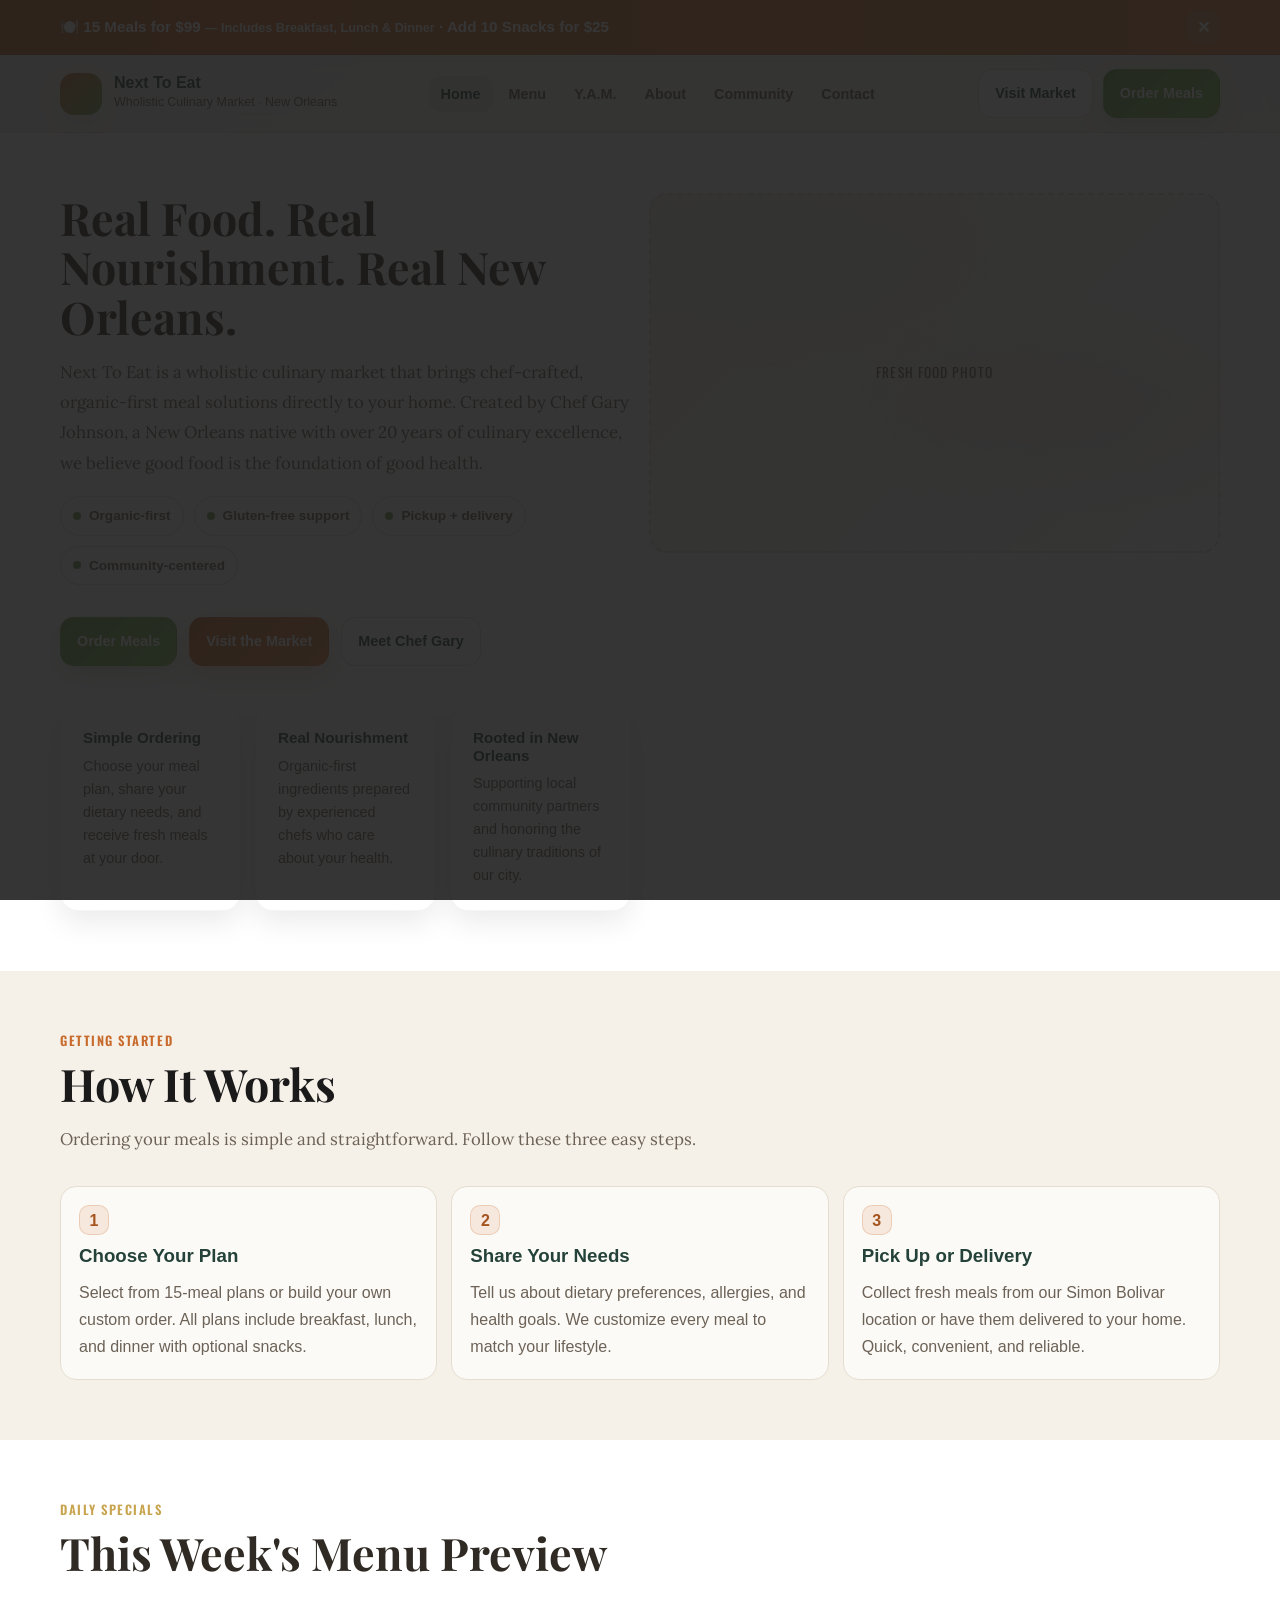
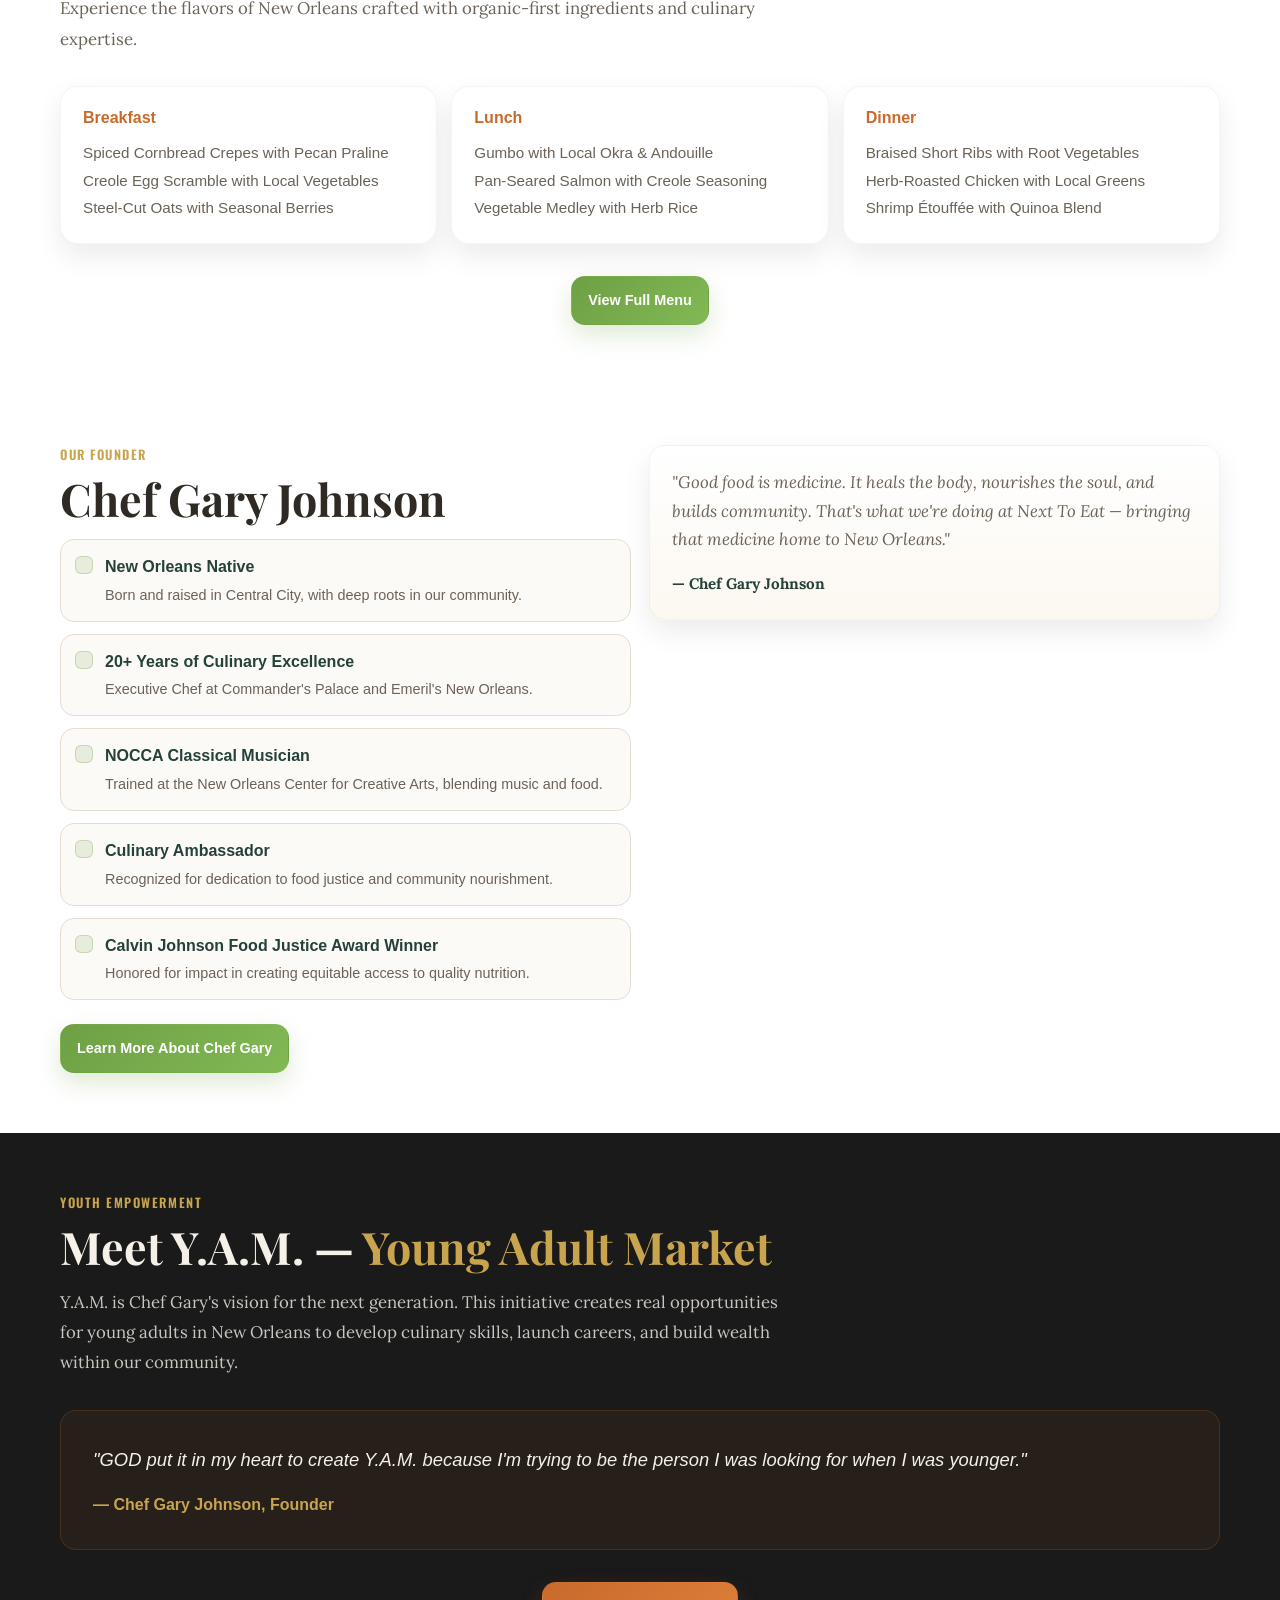
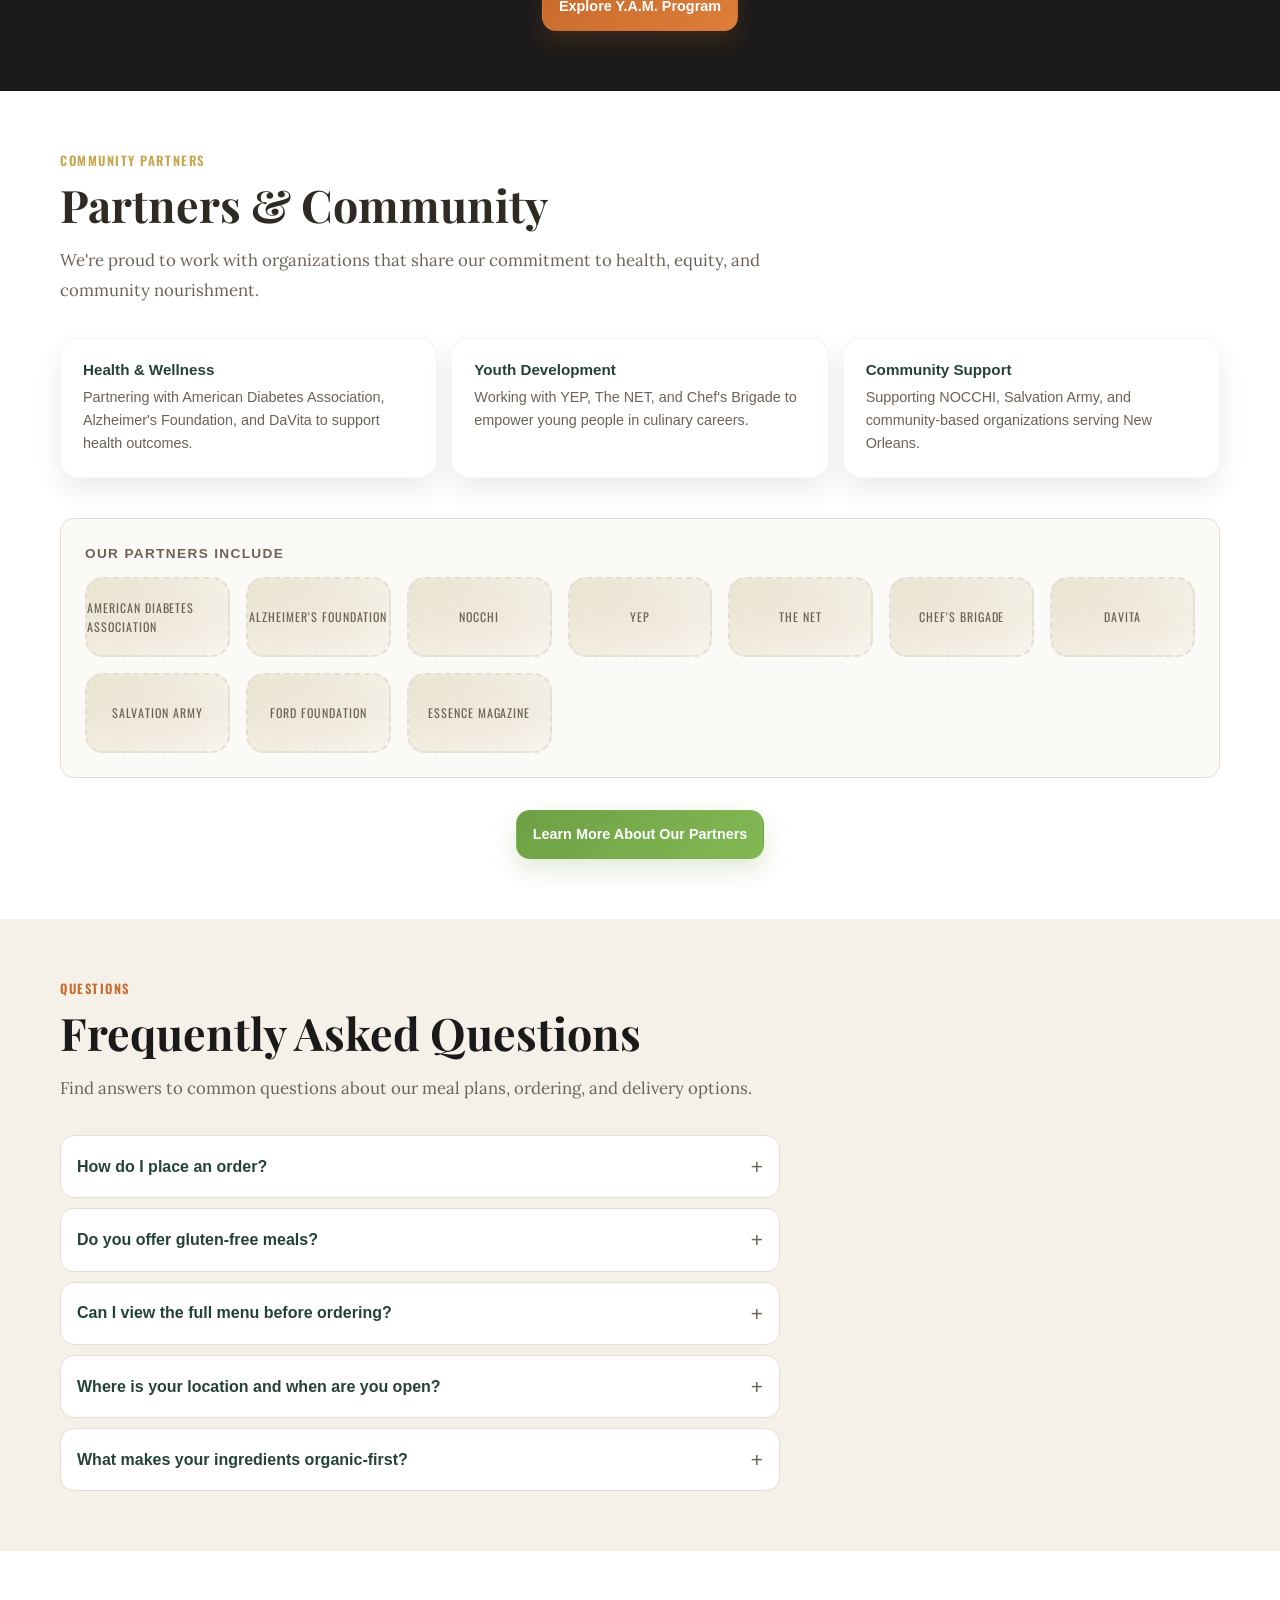
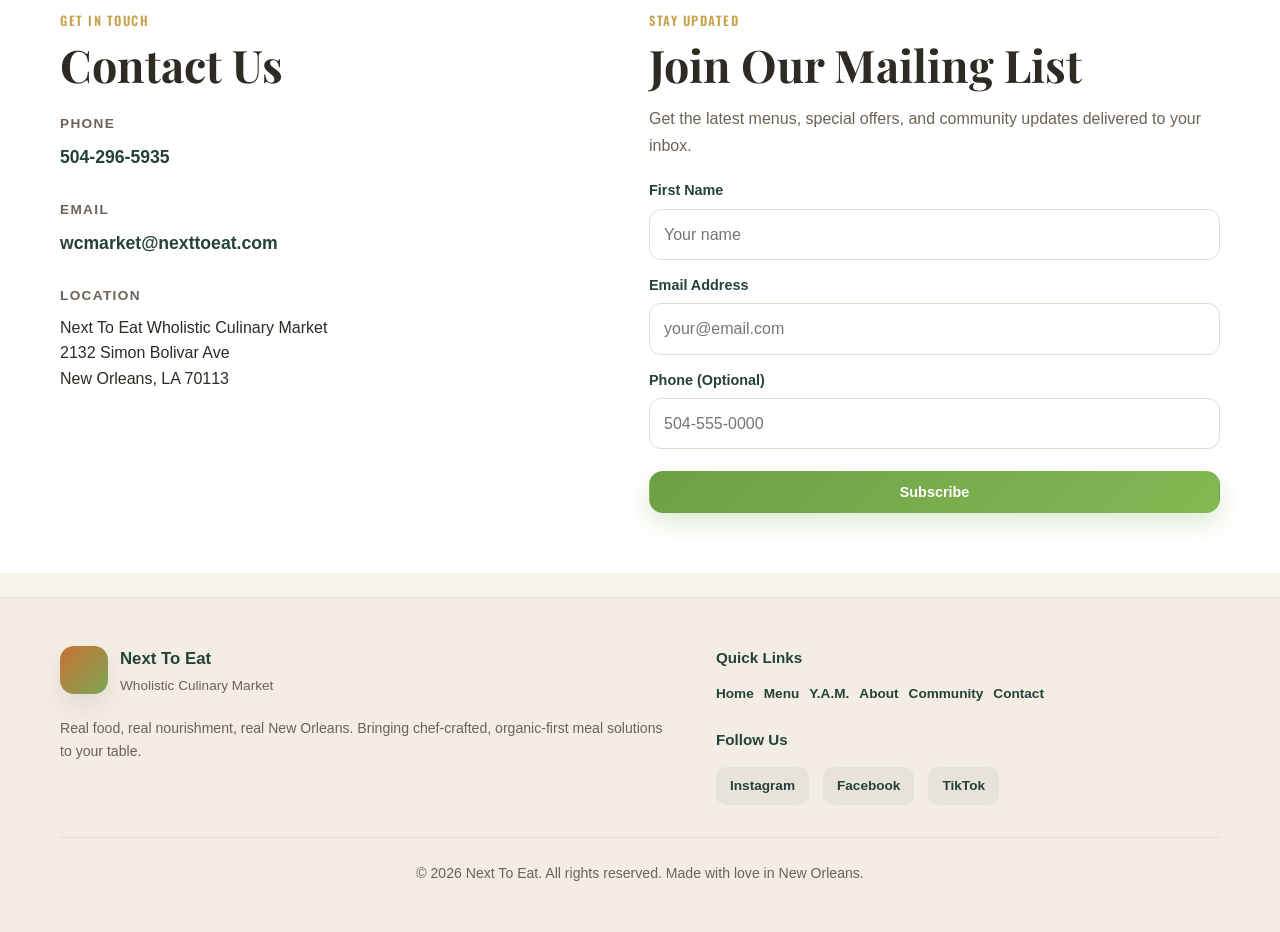
<file: index.html>
<!DOCTYPE html>
<html lang="en">
<head>
  <meta charset="UTF-8">
  <meta name="viewport" content="width=device-width, initial-scale=1.0">
  <meta name="description" content="Next To Eat - Wholistic Culinary Market in New Orleans. Real food, real nourishment, real New Orleans. Order healthy meal solutions with organic-first ingredients and community-centered values.">
  <title>Next To Eat — Wholistic Culinary Market & Meal Solutions</title>

  <!-- Google Fonts -->
  <link href="https://fonts.googleapis.com/css2?family=Playfair+Display:wght@700;900&family=Lora:wght@400;600;700&family=Oswald:wght@400;600;700&display=swap" rel="stylesheet">

  <!-- Stylesheets -->
  <link rel="stylesheet" href="./css/tokens.css">
  <link rel="stylesheet" href="./css/base.css">
  <link rel="stylesheet" href="./css/banner.css">
</head>
<body>
  <a href="#main" class="skip">Skip to main content</a>

  <!-- LAYER 1: Newspaper Banner Overlay -->
  <div id="yam-overlay" class="banner-overlay" role="dialog" aria-modal="true" aria-label="Y.A.M. Launch Announcement">
    <div class="banner-backdrop"></div>
    <div class="banner-newspaper">
      <button class="banner-dismiss" aria-label="Close announcement">✕</button>
      <header class="banner-masthead">
        <div class="banner-meta-row">
          <span>Central City, New Orleans</span>
          <span>Vol. 1 · No. 1</span>
        </div>
        <div class="banner-logo-area">
          <img src="./assets/123_1.jpeg" alt="Y.A.M. — Young Adult Market" class="banner-yam-logo" id="yam-logo-img">
          <div class="banner-yam-logo-fallback" id="yam-logo-fallback">Y.A.M.</div>
        </div>
        <div class="banner-title">
          <span class="banner-fresh">fresh</span> <span class="banner-yam-text">Y.A.M.</span>
        </div>
        <div class="banner-subtitle">Young Adult Market</div>
        <div class="banner-date-banner" id="date-banner">
          <div class="banner-coming-soon" id="coming-soon">COMING SPRING 2026</div>
          <div class="banner-now-open" id="now-open">NOW OPEN</div>
        </div>
        <hr class="banner-rule-double">
      </header>
      <section class="banner-headline">
        <h1>Y.A.M. is Next To Eat.</h1>
        <p class="banner-subhead">Next To Eat's Young Adult Market Opens on Simon Bolivar</p>
      </section>
      <!-- Persistence controls -->
      <div class="banner-controls">
        <label class="banner-checkbox-container">
          <input type="checkbox" class="banner-checkbox" id="yam-dismiss-forever">
          <span class="banner-checkbox-label">Don't show again</span>
        </label>
      </div>
    </div>
  </div>

  <!-- LAYER 2: Homepage Content -->

  <!-- Promo Bar -->
  <div class="promo" id="promoBar">
    <div class="container inner">
      <div>🍽️ 15 Meals for <strong>$99</strong> <small>— Includes Breakfast, Lunch & Dinner</small> <span>· Add 10 Snacks for <strong>$25</strong></span></div>
      <button type="button" class="promo-close" aria-label="Close promotion">✕</button>
    </div>
  </div>

  <!-- Site Header Navigation -->
  <header class="site-header has-promo">
    <div class="container nav-bar">
      <a class="brand" href="index.html">
        <div class="logo-mark" aria-hidden="true"></div>
        <div class="brand-text"><b>Next To Eat</b><span>Wholistic Culinary Market · New Orleans</span></div>
      </a>
      <nav aria-label="Primary navigation">
        <ul class="nav-links">
          <li><a href="index.html" class="active">Home</a></li>
          <li><a href="menu.html">Menu</a></li>
          <li><a href="yam.html">Y.A.M.</a></li>
          <li><a href="about.html">About</a></li>
          <li><a href="community.html">Community</a></li>
          <li><a href="contact.html">Contact</a></li>
        </ul>
      </nav>
      <div class="nav-actions">
        <a class="btn btn-ghost" href="https://www.nexttoeat.com/meal-solutions" target="_blank" rel="noopener">Visit Market</a>
        <a class="btn btn-primary" href="https://www.nexttoeat.com/meal-solutions" target="_blank" rel="noopener">Order Meals</a>
        <button class="hamburger" aria-label="Open menu"><span></span><span></span><span></span></button>
      </div>
    </div>
  </header>

  <!-- Mobile Nav Drawer -->
  <div class="mobile-nav">
    <div class="mobile-nav-panel">
      <button class="mobile-nav-close" aria-label="Close menu">✕</button>
      <ul class="mobile-nav-links">
        <li><a href="index.html" class="active">Home</a></li>
        <li><a href="menu.html">Menu</a></li>
        <li><a href="yam.html">Y.A.M.</a></li>
        <li><a href="about.html">About</a></li>
        <li><a href="community.html">Community</a></li>
        <li><a href="contact.html">Contact</a></li>
      </ul>
      <div class="mobile-nav-cta">
        <a class="btn btn-primary btn-full" href="https://www.nexttoeat.com/meal-solutions" target="_blank" rel="noopener">Order Meals</a>
        <a class="btn btn-ghost btn-full" href="https://www.nexttoeat.com/meal-solutions" target="_blank" rel="noopener">Visit Market</a>
      </div>
    </div>
  </div>

  <!-- Main Content -->
  <main id="main">

    <!-- 1. HERO SECTION -->
    <section class="section-white">
      <div class="container">
        <div class="two-col">
          <div>
            <h1 class="section-title">Real Food. Real Nourishment. Real New Orleans.</h1>
            <p class="section-content">
              Next To Eat is a wholistic culinary market that brings chef-crafted, organic-first meal solutions directly to your home. Created by Chef Gary Johnson, a New Orleans native with over 20 years of culinary excellence, we believe good food is the foundation of good health.
            </p>
            <div class="chip-row">
              <span class="chip"><span class="chip-dot"></span>Organic-first</span>
              <span class="chip"><span class="chip-dot"></span>Gluten-free support</span>
              <span class="chip"><span class="chip-dot"></span>Pickup + delivery</span>
              <span class="chip"><span class="chip-dot"></span>Community-centered</span>
            </div>
            <div style="margin-top: 32px; display: flex; gap: 12px; flex-wrap: wrap;">
              <a href="https://www.nexttoeat.com/meal-solutions" target="_blank" rel="noopener" class="btn btn-primary">Order Meals</a>
              <a href="https://www.nexttoeat.com/meal-solutions" target="_blank" rel="noopener" class="btn btn-accent">Visit the Market</a>
              <a href="about.html" class="btn btn-ghost">Meet Chef Gary</a>
            </div>

            <!-- Mini Proof Grid -->
            <div class="three-col" style="margin-top: 40px;">
              <div class="card panel">
                <h3 style="font-weight: 800; color: var(--primary); margin-bottom: 8px; font-size: 0.95rem;">Simple Ordering</h3>
                <p style="font-size: 0.9rem; color: var(--muted); line-height: 1.6;">Choose your meal plan, share your dietary needs, and receive fresh meals at your door.</p>
              </div>
              <div class="card panel">
                <h3 style="font-weight: 800; color: var(--primary); margin-bottom: 8px; font-size: 0.95rem;">Real Nourishment</h3>
                <p style="font-size: 0.9rem; color: var(--muted); line-height: 1.6;">Organic-first ingredients prepared by experienced chefs who care about your health.</p>
              </div>
              <div class="card panel">
                <h3 style="font-weight: 800; color: var(--primary); margin-bottom: 8px; font-size: 0.95rem;">Rooted in New Orleans</h3>
                <p style="font-size: 0.9rem; color: var(--muted); line-height: 1.6;">Supporting local community partners and honoring the culinary traditions of our city.</p>
              </div>
            </div>
          </div>
          <div>
            <div class="img-placeholder tall">Fresh Food Photo</div>
          </div>
        </div>
      </div>
    </section>

    <!-- 2. HOW IT WORKS SECTION -->
    <section class="section-light">
      <div class="container">
        <div class="section-label">Getting Started</div>
        <h2 class="section-title">How It Works</h2>
        <p class="section-content" style="margin-bottom: 32px;">Ordering your meals is simple and straightforward. Follow these three easy steps.</p>

        <div class="three-col">
          <div class="step">
            <div class="step-num">1</div>
            <h3 style="font-weight: 800; color: var(--primary); margin-bottom: 12px;">Choose Your Plan</h3>
            <p style="color: var(--muted); line-height: 1.7;">Select from 15-meal plans or build your own custom order. All plans include breakfast, lunch, and dinner with optional snacks.</p>
          </div>
          <div class="step">
            <div class="step-num">2</div>
            <h3 style="font-weight: 800; color: var(--primary); margin-bottom: 12px;">Share Your Needs</h3>
            <p style="color: var(--muted); line-height: 1.7;">Tell us about dietary preferences, allergies, and health goals. We customize every meal to match your lifestyle.</p>
          </div>
          <div class="step">
            <div class="step-num">3</div>
            <h3 style="font-weight: 800; color: var(--primary); margin-bottom: 12px;">Pick Up or Delivery</h3>
            <p style="color: var(--muted); line-height: 1.7;">Collect fresh meals from our Simon Bolivar location or have them delivered to your home. Quick, convenient, and reliable.</p>
          </div>
        </div>
      </div>
    </section>

    <!-- 3. THIS WEEK'S MENU PREVIEW -->
    <section class="section-white">
      <div class="container">
        <div class="section-label">Daily Specials</div>
        <h2 class="section-title">This Week's Menu Preview</h2>
        <p class="section-content" style="margin-bottom: 32px;">Experience the flavors of New Orleans crafted with organic-first ingredients and culinary expertise.</p>

        <div class="three-col">
          <div class="card panel">
            <h3 style="font-weight: 800; color: var(--accent); margin-bottom: 12px; font-size: 1rem;">Breakfast</h3>
            <ul style="list-style: none; padding: 0; margin: 0; font-size: 0.95rem; color: var(--muted); line-height: 1.8;">
              <li>Spiced Cornbread Crepes with Pecan Praline</li>
              <li>Creole Egg Scramble with Local Vegetables</li>
              <li>Steel-Cut Oats with Seasonal Berries</li>
            </ul>
          </div>
          <div class="card panel">
            <h3 style="font-weight: 800; color: var(--accent); margin-bottom: 12px; font-size: 1rem;">Lunch</h3>
            <ul style="list-style: none; padding: 0; margin: 0; font-size: 0.95rem; color: var(--muted); line-height: 1.8;">
              <li>Gumbo with Local Okra & Andouille</li>
              <li>Pan-Seared Salmon with Creole Seasoning</li>
              <li>Vegetable Medley with Herb Rice</li>
            </ul>
          </div>
          <div class="card panel">
            <h3 style="font-weight: 800; color: var(--accent); margin-bottom: 12px; font-size: 1rem;">Dinner</h3>
            <ul style="list-style: none; padding: 0; margin: 0; font-size: 0.95rem; color: var(--muted); line-height: 1.8;">
              <li>Braised Short Ribs with Root Vegetables</li>
              <li>Herb-Roasted Chicken with Local Greens</li>
              <li>Shrimp Étouffée with Quinoa Blend</li>
            </ul>
          </div>
        </div>

        <div style="text-align: center; margin-top: 32px;">
          <a href="menu.html" class="btn btn-primary">View Full Menu</a>
        </div>
      </div>
    </section>

    <!-- 4. CHEF GARY QUICK BIO -->
    <section class="section-white">
      <div class="container">
        <div class="two-col">
          <div>
            <div class="section-label">Our Founder</div>
            <h2 class="section-title">Chef Gary Johnson</h2>
            <ul class="check-list">
              <li>
                <div class="check-icon"></div>
                <div>
                  <b>New Orleans Native</b>
                  <p style="margin: 4px 0 0; color: var(--muted); font-size: 0.9rem;">Born and raised in Central City, with deep roots in our community.</p>
                </div>
              </li>
              <li>
                <div class="check-icon"></div>
                <div>
                  <b>20+ Years of Culinary Excellence</b>
                  <p style="margin: 4px 0 0; color: var(--muted); font-size: 0.9rem;">Executive Chef at Commander's Palace and Emeril's New Orleans.</p>
                </div>
              </li>
              <li>
                <div class="check-icon"></div>
                <div>
                  <b>NOCCA Classical Musician</b>
                  <p style="margin: 4px 0 0; color: var(--muted); font-size: 0.9rem;">Trained at the New Orleans Center for Creative Arts, blending music and food.</p>
                </div>
              </li>
              <li>
                <div class="check-icon"></div>
                <div>
                  <b>Culinary Ambassador</b>
                  <p style="margin: 4px 0 0; color: var(--muted); font-size: 0.9rem;">Recognized for dedication to food justice and community nourishment.</p>
                </div>
              </li>
              <li>
                <div class="check-icon"></div>
                <div>
                  <b>Calvin Johnson Food Justice Award Winner</b>
                  <p style="margin: 4px 0 0; color: var(--muted); font-size: 0.9rem;">Honored for impact in creating equitable access to quality nutrition.</p>
                </div>
              </li>
            </ul>
            <div style="margin-top: 24px;">
              <a href="about.html" class="btn btn-primary">Learn More About Chef Gary</a>
            </div>
          </div>
          <div>
            <div class="quote-block">
              <p style="margin: 0; font-size: 1.05rem; line-height: 1.7;">
                "Good food is medicine. It heals the body, nourishes the soul, and builds community. That's what we're doing at Next To Eat — bringing that medicine home to New Orleans."
              </p>
              <p style="margin: 16px 0 0; font-style: normal; color: var(--primary); font-weight: 700; font-size: 0.95rem;">— Chef Gary Johnson</p>
            </div>
          </div>
        </div>
      </div>
    </section>

    <!-- 5. Y.A.M. SPOTLIGHT -->
    <section class="section-dark">
      <div class="container">
        <div class="section-label">Youth Empowerment</div>
        <h2 class="section-title">Meet Y.A.M. — <span class="title-accent">Young Adult Market</span></h2>
        <p class="section-content" style="margin-bottom: 32px;">
          Y.A.M. is Chef Gary's vision for the next generation. This initiative creates real opportunities for young adults in New Orleans to develop culinary skills, launch careers, and build wealth within our community.
        </p>

        <div style="background: rgba(200,106,43,0.08); border: 1px solid rgba(200,106,43,0.2); border-radius: 16px; padding: 32px; margin-bottom: 32px;">
          <p style="font-size: 1.15rem; line-height: 1.8; color: var(--cream); font-style: italic; margin: 0;">
            "GOD put it in my heart to create Y.A.M. because I'm trying to be the person I was looking for when I was younger."
          </p>
          <p style="margin: 16px 0 0; color: var(--gold); font-weight: 700;">— Chef Gary Johnson, Founder</p>
        </div>

        <div style="text-align: center;">
          <a href="yam.html" class="btn btn-accent">Explore Y.A.M. Program</a>
        </div>
      </div>
    </section>

    <!-- 6. PARTNERS & COMMUNITY PREVIEW -->
    <section class="section-white">
      <div class="container">
        <div class="section-label">Community Partners</div>
        <h2 class="section-title">Partners & Community</h2>
        <p class="section-content" style="margin-bottom: 32px;">We're proud to work with organizations that share our commitment to health, equity, and community nourishment.</p>

        <div class="three-col" style="margin-bottom: 40px;">
          <div class="card panel">
            <h3 style="font-weight: 800; color: var(--primary); margin-bottom: 8px; font-size: 0.95rem;">Health & Wellness</h3>
            <p style="font-size: 0.9rem; color: var(--muted); line-height: 1.6;">Partnering with American Diabetes Association, Alzheimer's Foundation, and DaVita to support health outcomes.</p>
          </div>
          <div class="card panel">
            <h3 style="font-weight: 800; color: var(--primary); margin-bottom: 8px; font-size: 0.95rem;">Youth Development</h3>
            <p style="font-size: 0.9rem; color: var(--muted); line-height: 1.6;">Working with YEP, The NET, and Chef's Brigade to empower young people in culinary careers.</p>
          </div>
          <div class="card panel">
            <h3 style="font-weight: 800; color: var(--primary); margin-bottom: 8px; font-size: 0.95rem;">Community Support</h3>
            <p style="font-size: 0.9rem; color: var(--muted); line-height: 1.6;">Supporting NOCCHI, Salvation Army, and community-based organizations serving New Orleans.</p>
          </div>
        </div>

        <div style="background: var(--panel-soft); border: 1px solid var(--line); border-radius: 14px; padding: 24px;">
          <p style="font-size: 0.85rem; color: var(--muted); text-transform: uppercase; letter-spacing: 0.1em; margin: 0 0 12px; font-weight: 700;">Our Partners Include</p>
          <div style="display: grid; grid-template-columns: repeat(auto-fit, minmax(140px, 1fr)); gap: 16px;">
            <div class="img-placeholder short" style="min-height: 80px; font-size: 0.75rem;">American Diabetes Association</div>
            <div class="img-placeholder short" style="min-height: 80px; font-size: 0.75rem;">Alzheimer's Foundation</div>
            <div class="img-placeholder short" style="min-height: 80px; font-size: 0.75rem;">NOCCHI</div>
            <div class="img-placeholder short" style="min-height: 80px; font-size: 0.75rem;">YEP</div>
            <div class="img-placeholder short" style="min-height: 80px; font-size: 0.75rem;">The NET</div>
            <div class="img-placeholder short" style="min-height: 80px; font-size: 0.75rem;">Chef's Brigade</div>
            <div class="img-placeholder short" style="min-height: 80px; font-size: 0.75rem;">DaVita</div>
            <div class="img-placeholder short" style="min-height: 80px; font-size: 0.75rem;">Salvation Army</div>
            <div class="img-placeholder short" style="min-height: 80px; font-size: 0.75rem;">Ford Foundation</div>
            <div class="img-placeholder short" style="min-height: 80px; font-size: 0.75rem;">Essence Magazine</div>
          </div>
        </div>

        <div style="text-align: center; margin-top: 32px;">
          <a href="community.html" class="btn btn-primary">Learn More About Our Partners</a>
        </div>
      </div>
    </section>

    <!-- 7. FAQ SECTION -->
    <section class="section-light">
      <div class="container">
        <div class="section-label">Questions</div>
        <h2 class="section-title">Frequently Asked Questions</h2>
        <p class="section-content" style="margin-bottom: 32px;">Find answers to common questions about our meal plans, ordering, and delivery options.</p>

        <div style="max-width: 720px;">
          <details class="faq-item">
            <summary>How do I place an order?</summary>
            <p>Visit our website at nexttoeat.com, select your meal plan, customize your dietary preferences, and proceed to checkout. You can choose between pickup at our Simon Bolivar location or delivery to your home.</p>
          </details>

          <details class="faq-item">
            <summary>Do you offer gluten-free meals?</summary>
            <p>Yes! We're committed to supporting gluten-free diets. All our meals are available in gluten-free versions, and we take cross-contamination seriously. Let us know your needs at checkout, and our kitchen will prepare your meals accordingly.</p>
          </details>

          <details class="faq-item">
            <summary>Can I view the full menu before ordering?</summary>
            <p>Absolutely. Visit our menu page to browse all available meals by category. You can filter by dietary needs, ingredients, and nutritional information. Our menu is updated weekly with seasonal ingredients.</p>
          </details>

          <details class="faq-item">
            <summary>Where is your location and when are you open?</summary>
            <p>We're located at 2132 Simon Bolivar Avenue in the Central City neighborhood of New Orleans. We're open Monday through Saturday, 9am to 7pm. Delivery service is available daily.</p>
          </details>

          <details class="faq-item">
            <summary>What makes your ingredients organic-first?</summary>
            <p>We prioritize USDA-certified organic ingredients whenever possible. When organic versions aren't available, we source from local, sustainable suppliers we trust. Transparency about our sourcing is important to us.</p>
          </details>
        </div>
      </div>
    </section>

    <!-- 8. CONTACT & MAILING LIST -->
    <section class="section-white">
      <div class="container">
        <div class="two-col">
          <div>
            <div class="section-label">Get In Touch</div>
            <h2 class="section-title">Contact Us</h2>
            <div style="margin-top: 24px;">
              <div style="margin-bottom: 28px;">
                <p style="font-size: 0.85rem; text-transform: uppercase; letter-spacing: 0.1em; color: var(--muted); font-weight: 700; margin: 0 0 8px;">Phone</p>
                <a href="tel:504-296-5935" style="font-size: 1.1rem; font-weight: 700; color: var(--primary); text-decoration: none;">504-296-5935</a>
              </div>
              <div style="margin-bottom: 28px;">
                <p style="font-size: 0.85rem; text-transform: uppercase; letter-spacing: 0.1em; color: var(--muted); font-weight: 700; margin: 0 0 8px;">Email</p>
                <a href="mailto:wcmarket@nexttoeat.com" style="font-size: 1.1rem; font-weight: 700; color: var(--primary); text-decoration: none;">wcmarket@nexttoeat.com</a>
              </div>
              <div>
                <p style="font-size: 0.85rem; text-transform: uppercase; letter-spacing: 0.1em; color: var(--muted); font-weight: 700; margin: 0 0 8px;">Location</p>
                <p style="font-size: 1rem; color: var(--text); line-height: 1.6; margin: 0;">
                  Next To Eat Wholistic Culinary Market<br>
                  2132 Simon Bolivar Ave<br>
                  New Orleans, LA 70113
                </p>
              </div>
            </div>
          </div>

          <div>
            <div class="section-label">Stay Updated</div>
            <h2 class="section-title">Join Our Mailing List</h2>
            <p style="color: var(--muted); line-height: 1.7; margin-bottom: 20px;">Get the latest menus, special offers, and community updates delivered to your inbox.</p>

            <form style="display: flex; flex-direction: column; gap: 14px;">
              <div>
                <label for="email-first-name" style="display: block; font-weight: 700; color: var(--primary); margin-bottom: 6px; font-size: 0.9rem;">First Name</label>
                <input type="text" id="email-first-name" placeholder="Your name" class="field" required>
              </div>
              <div>
                <label for="email-address" style="display: block; font-weight: 700; color: var(--primary); margin-bottom: 6px; font-size: 0.9rem;">Email Address</label>
                <input type="email" id="email-address" placeholder="your@email.com" class="field" required>
              </div>
              <div>
                <label for="email-phone" style="display: block; font-weight: 700; color: var(--primary); margin-bottom: 6px; font-size: 0.9rem;">Phone (Optional)</label>
                <input type="tel" id="email-phone" placeholder="504-555-0000" class="field">
              </div>
              <!-- Form action would go here -->
              <!-- <input type="hidden" name="form_action" value="subscribe"> -->
              <button type="submit" class="btn btn-primary" style="margin-top: 8px;">Subscribe</button>
            </form>
          </div>
        </div>
      </div>
    </section>

  </main>

  <!-- Footer -->
  <footer class="site-footer">
    <div class="container">
      <div class="footer-grid">
        <div>
          <div style="display: flex; gap: 12px; margin-bottom: 20px;">
            <div class="logo-mark" style="width: 48px; height: 48px;"></div>
            <div>
              <p style="font-weight: 800; color: var(--primary); margin: 0; font-size: 1.05rem;">Next To Eat</p>
              <p style="font-size: 0.85rem; color: var(--muted); margin: 2px 0 0;">Wholistic Culinary Market</p>
            </div>
          </div>
          <p class="footer-fine">Real food, real nourishment, real New Orleans. Bringing chef-crafted, organic-first meal solutions to your table.</p>
        </div>
        <div>
          <div style="margin-bottom: 24px;">
            <p style="font-weight: 700; color: var(--primary); margin: 0 0 10px; font-size: 0.95rem;">Quick Links</p>
            <div class="footer-links">
              <a href="index.html" style="color: var(--primary); font-weight: 700; font-size: 0.85rem;">Home</a>
              <a href="menu.html" style="color: var(--primary); font-weight: 700; font-size: 0.85rem;">Menu</a>
              <a href="yam.html" style="color: var(--primary); font-weight: 700; font-size: 0.85rem;">Y.A.M.</a>
              <a href="about.html" style="color: var(--primary); font-weight: 700; font-size: 0.85rem;">About</a>
              <a href="community.html" style="color: var(--primary); font-weight: 700; font-size: 0.85rem;">Community</a>
              <a href="contact.html" style="color: var(--primary); font-weight: 700; font-size: 0.85rem;">Contact</a>
            </div>
          </div>
          <div>
            <p style="font-weight: 700; color: var(--primary); margin: 0 0 10px; font-size: 0.95rem;">Follow Us</p>
            <div class="footer-social">
              <a href="https://instagram.com/nexttoeat" target="_blank" rel="noopener">Instagram</a>
              <a href="https://facebook.com/nexttoeat" target="_blank" rel="noopener">Facebook</a>
              <a href="https://tiktok.com/@nexttoeat" target="_blank" rel="noopener">TikTok</a>
            </div>
          </div>
        </div>
      </div>
      <div style="margin-top: 32px; padding-top: 24px; border-top: 1px solid var(--line); text-align: center;">
        <p class="footer-fine" style="margin: 0;">© <span id="footer-year">2026</span> Next To Eat. All rights reserved. Made with love in New Orleans.</p>
      </div>
    </div>
  </footer>

  <!-- Scripts -->
  <script src="./js/banner.js"></script>
  <script src="./js/site.js"></script>
</body>
</html>
</file>
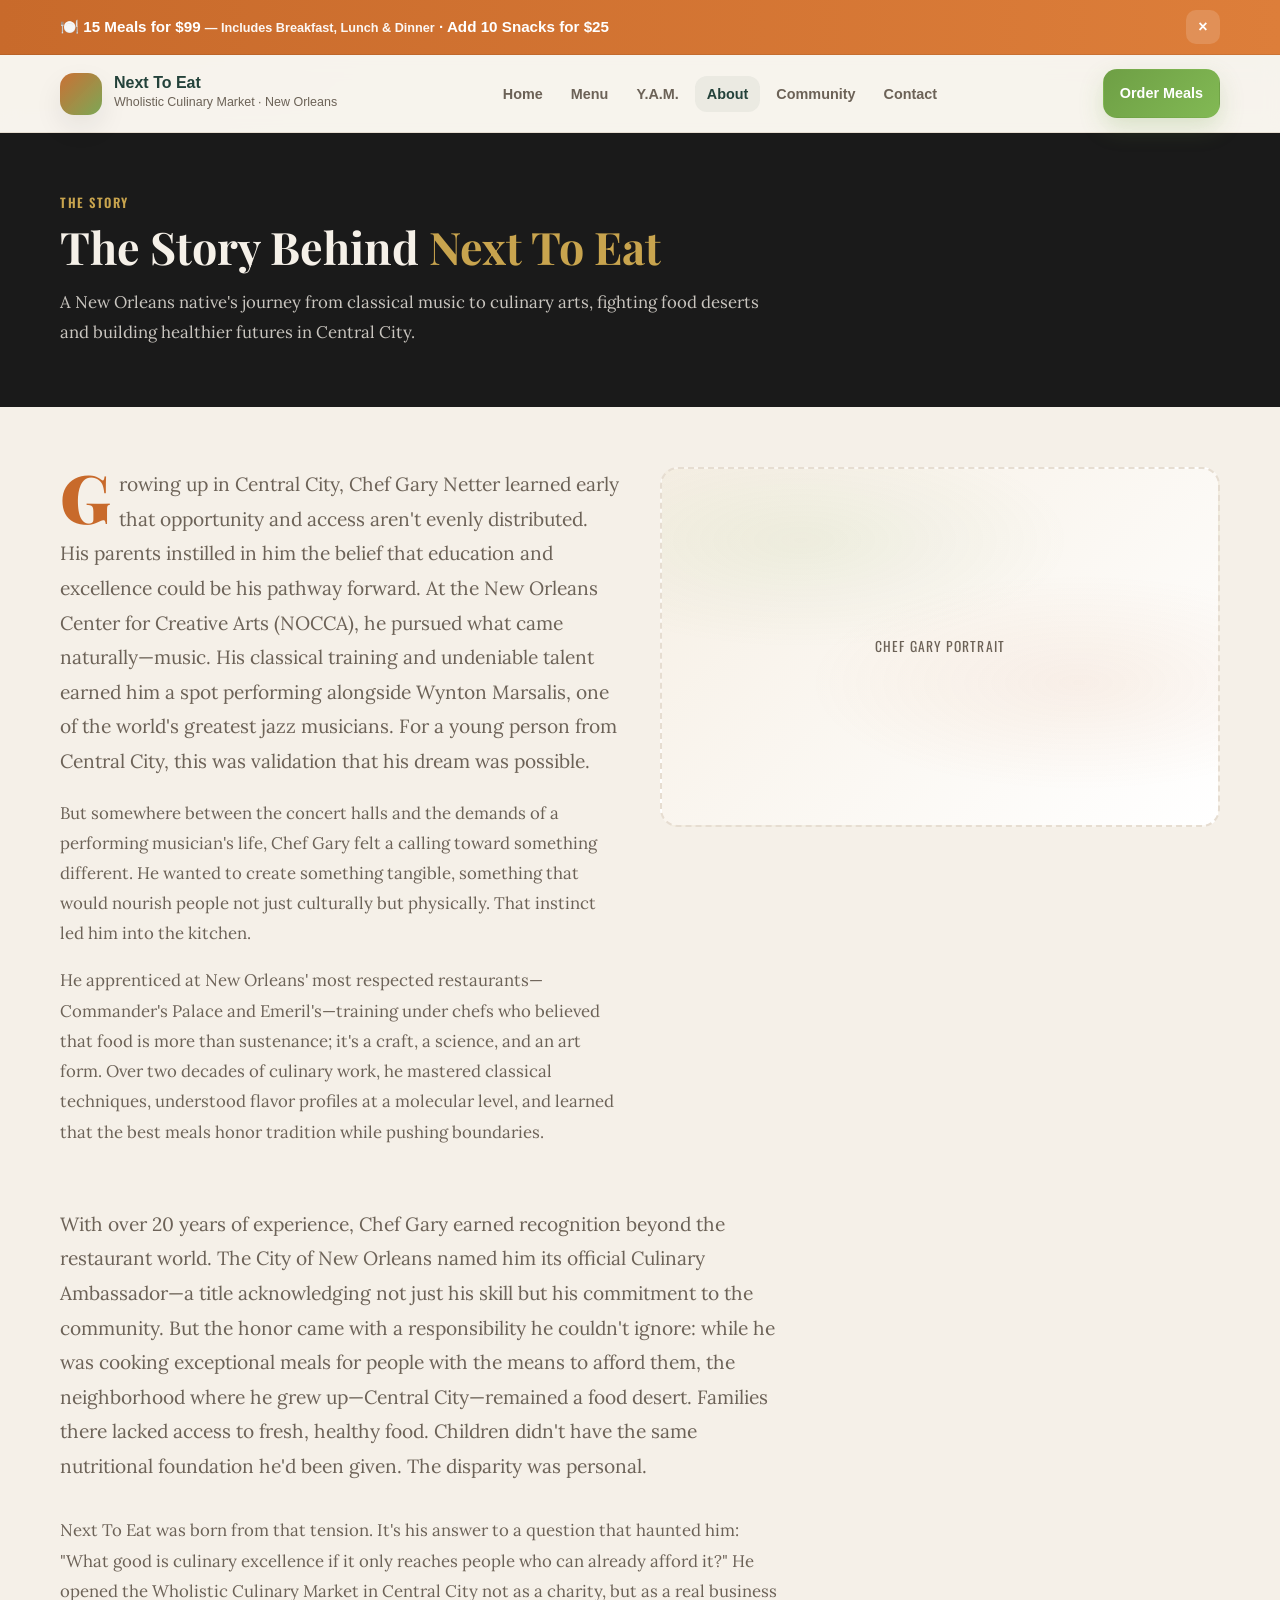
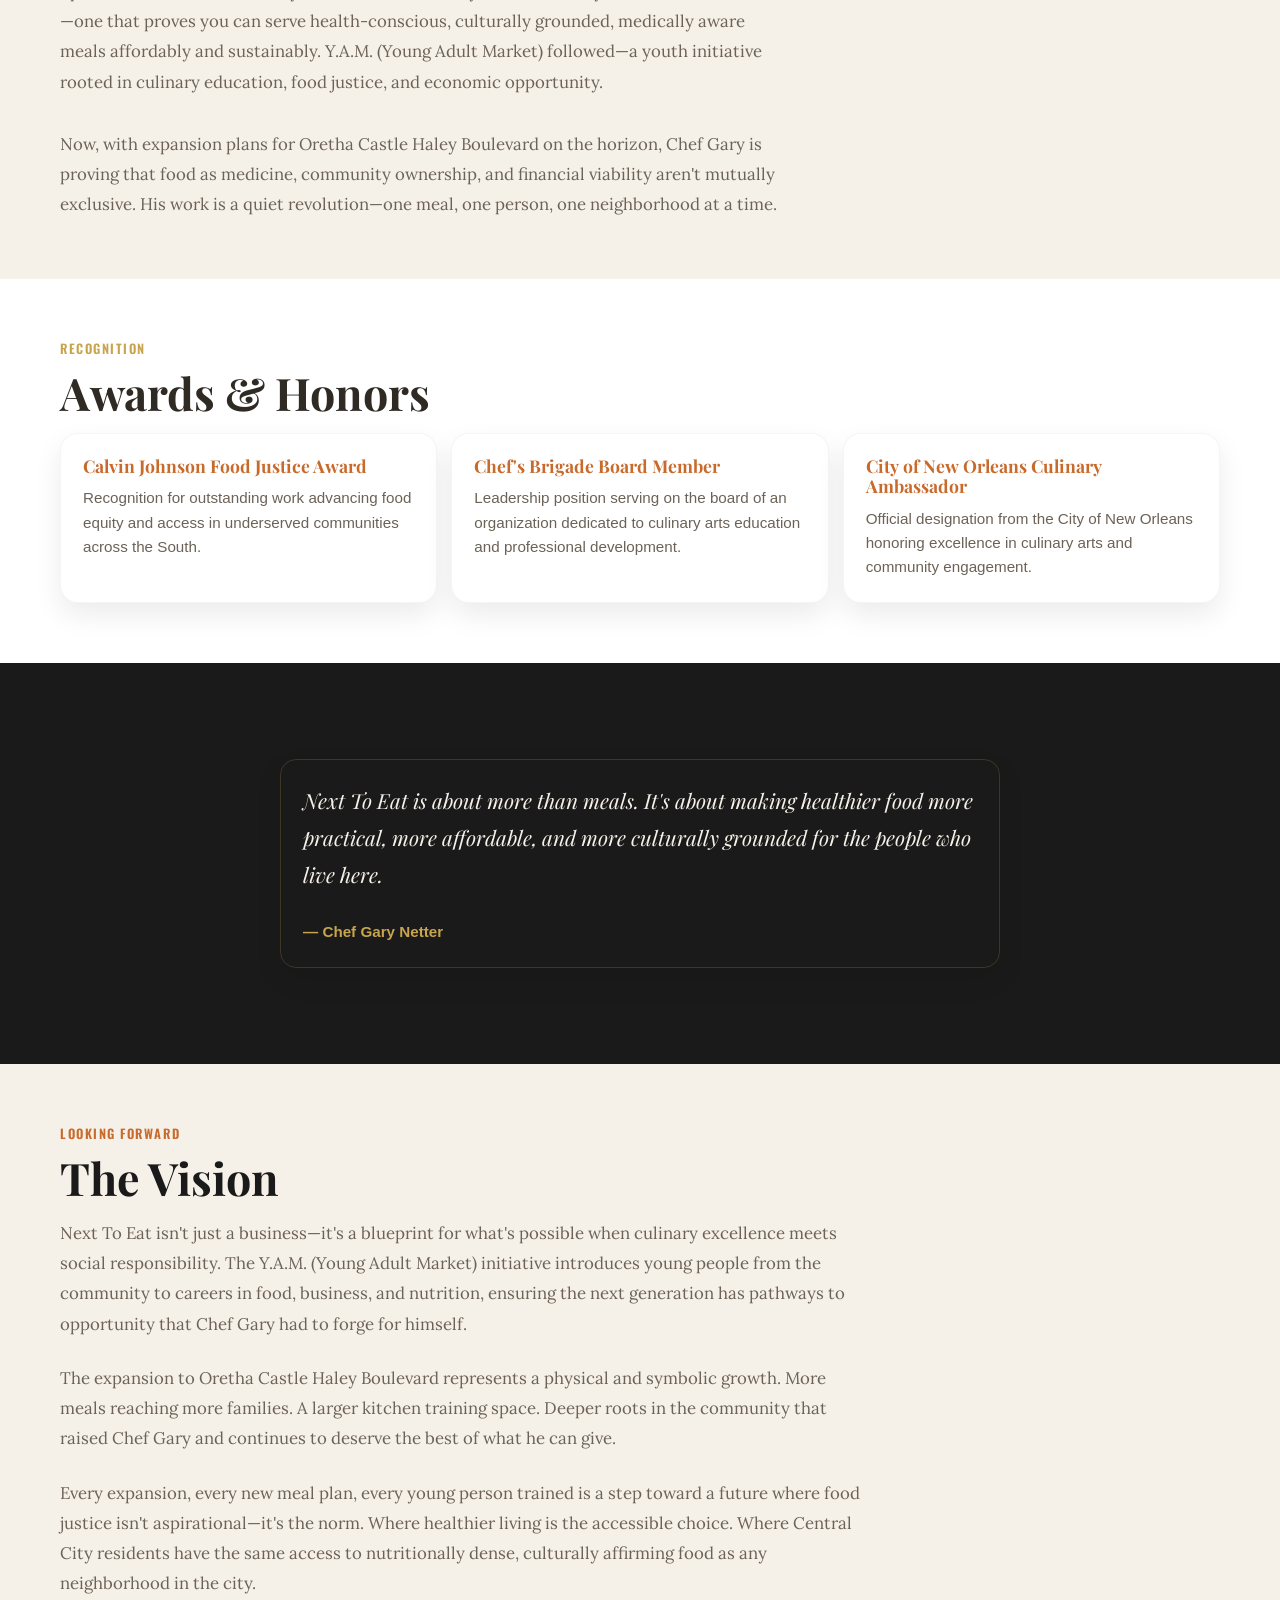
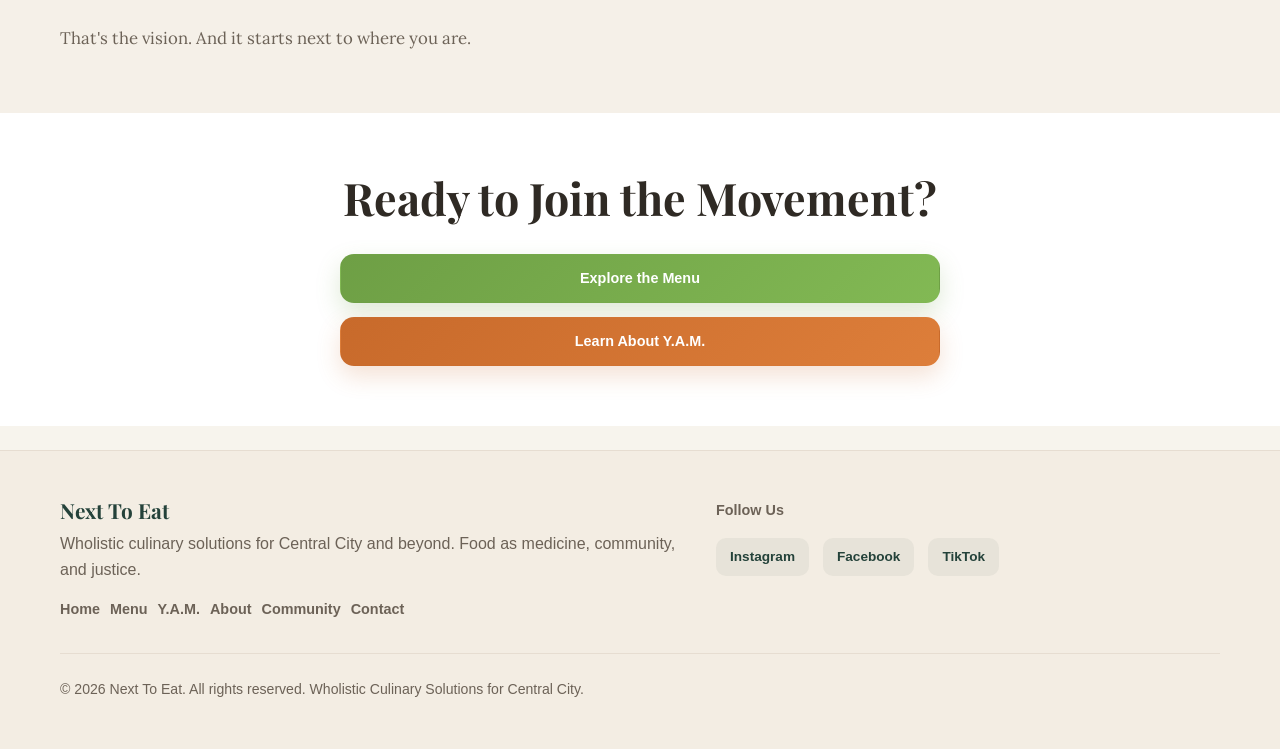
<file: about.html>
<!DOCTYPE html>
<html lang="en">
<head>
  <meta charset="UTF-8">
  <meta name="viewport" content="width=device-width, initial-scale=1.0">
  <meta name="description" content="Learn the story of Chef Gary Netter and the mission behind Next To Eat — a journey from jazz musician to culinary ambassador fighting food deserts in New Orleans.">
  <title>About Chef Gary Netter | Next To Eat</title>

  <link rel="preconnect" href="https://fonts.googleapis.com">
  <link rel="preconnect" href="https://fonts.gstatic.com" crossorigin>
  <link href="https://fonts.googleapis.com/css2?family=Playfair+Display:ital,wght@0,400;0,700;0,900;1,400;1,700&family=Lora:ital,wght@0,400;0,600;1,400&family=Oswald:wght@400;600;700&display=swap" rel="stylesheet">

  <link rel="stylesheet" href="css/tokens.css">
  <link rel="stylesheet" href="css/base.css">

</head>
<body>
  <a href="#main" class="skip">Skip to main content</a>

  <!-- Promo Bar -->
  <div class="promo">
    <div class="container">
      <div class="inner">
        <div>🍽️ 15 Meals for <strong>$99</strong> <small>— Includes Breakfast, Lunch & Dinner</small> <span>· Add 10 Snacks for <strong>$25</strong></span></div>
        <button class="promo-close">×</button>
      </div>
    </div>
  </div>

  <!-- Site Header -->
  <header class="site-header has-promo">
    <div class="container">
      <nav class="nav-bar">
        <a href="index.html" class="brand">
          <div class="logo-mark"></div>
          <div class="brand-text">
            <b>Next To Eat</b>
            <span>Wholistic Culinary Market · New Orleans</span>
          </div>
        </a>
        <ul class="nav-links">
          <li><a href="index.html">Home</a></li>
          <li><a href="menu.html">Menu</a></li>
          <li><a href="yam.html">Y.A.M.</a></li>
          <li><a href="about.html" class="active">About</a></li>
          <li><a href="community.html">Community</a></li>
          <li><a href="contact.html">Contact</a></li>
        </ul>
        <div class="nav-actions">
          <a class="btn btn-primary" href="https://www.nexttoeat.com/meal-solutions" target="_blank" rel="noopener">Order Meals</a>
          <button class="hamburger" aria-label="Toggle menu">
            <span></span>
            <span></span>
            <span></span>
          </button>
        </div>
      </nav>
    </div>
  </header>

  <!-- Mobile Nav Drawer -->
  <nav class="mobile-nav">
    <div class="mobile-nav-panel">
      <button class="mobile-nav-close">✕</button>
      <ul class="mobile-nav-links">
        <li><a href="index.html">Home</a></li>
        <li><a href="menu.html">Menu</a></li>
        <li><a href="yam.html">Y.A.M.</a></li>
        <li><a href="about.html" class="active">About</a></li>
        <li><a href="community.html">Community</a></li>
        <li><a href="contact.html">Contact</a></li>
      </ul>
      <div class="mobile-nav-cta">
        <a href="contact.html" class="btn btn-primary btn-full">Get In Touch</a>
      </div>
    </div>
  </nav>

  <main id="main">
    <!-- Editorial Hero -->
    <section class="section-dark">
      <div class="container">
        <p class="section-label">The Story</p>
        <h1 class="section-title">The Story Behind <span class="title-accent">Next To Eat</span></h1>
        <p class="section-content">
          A New Orleans native's journey from classical music to culinary arts, fighting food deserts and building healthier futures in Central City.
        </p>
      </div>
    </section>

    <!-- Chef Gary's Journey -->
    <section class="section-light">
      <div class="container">
        <div class="two-col" style="align-items: start; gap: 40px;">
          <div>
            <p class="section-content" style="font-size: clamp(1.05rem, 2vw, 1.2rem);">
              <span class="big-initial">G</span>rowing up in Central City, Chef Gary Netter learned early that opportunity and access aren't evenly distributed. His parents instilled in him the belief that education and excellence could be his pathway forward. At the New Orleans Center for Creative Arts (NOCCA), he pursued what came naturally—music. His classical training and undeniable talent earned him a spot performing alongside Wynton Marsalis, one of the world's greatest jazz musicians. For a young person from Central City, this was validation that his dream was possible.
            </p>
            <p class="section-content">
              But somewhere between the concert halls and the demands of a performing musician's life, Chef Gary felt a calling toward something different. He wanted to create something tangible, something that would nourish people not just culturally but physically. That instinct led him into the kitchen.
            </p>
            <p class="section-content">
              He apprenticed at New Orleans' most respected restaurants—Commander's Palace and Emeril's—training under chefs who believed that food is more than sustenance; it's a craft, a science, and an art form. Over two decades of culinary work, he mastered classical techniques, understood flavor profiles at a molecular level, and learned that the best meals honor tradition while pushing boundaries.
            </p>
          </div>
          <div class="img-placeholder tall">
            Chef Gary Portrait
          </div>
        </div>

        <div style="margin-top: 60px;">
          <p class="section-content" style="font-size: clamp(1.05rem, 2vw, 1.2rem);">
            With over 20 years of experience, Chef Gary earned recognition beyond the restaurant world. The City of New Orleans named him its official Culinary Ambassador—a title acknowledging not just his skill but his commitment to the community. But the honor came with a responsibility he couldn't ignore: while he was cooking exceptional meals for people with the means to afford them, the neighborhood where he grew up—Central City—remained a food desert. Families there lacked access to fresh, healthy food. Children didn't have the same nutritional foundation he'd been given. The disparity was personal.
          </p>
          <p class="section-content" style="margin-top: 2rem;">
            Next To Eat was born from that tension. It's his answer to a question that haunted him: "What good is culinary excellence if it only reaches people who can already afford it?" He opened the Wholistic Culinary Market in Central City not as a charity, but as a real business—one that proves you can serve health-conscious, culturally grounded, medically aware meals affordably and sustainably. Y.A.M. (Young Adult Market) followed—a youth initiative rooted in culinary education, food justice, and economic opportunity.
          </p>
          <p class="section-content" style="margin-top: 2rem;">
            Now, with expansion plans for Oretha Castle Haley Boulevard on the horizon, Chef Gary is proving that food as medicine, community ownership, and financial viability aren't mutually exclusive. His work is a quiet revolution—one meal, one person, one neighborhood at a time.
          </p>
        </div>
      </div>
    </section>

    <!-- Awards & Recognition -->
    <section class="section-white">
      <div class="container">
        <p class="section-label">Recognition</p>
        <h2 class="section-title">Awards & Honors</h2>
        <div class="three-col">
          <div class="card panel">
            <h3 style="font-family: var(--font-display); font-size: 1.1rem; color: var(--accent); margin-bottom: 10px;">Calvin Johnson Food Justice Award</h3>
            <p style="color: var(--muted); font-size: 0.95rem; line-height: 1.6;">Recognition for outstanding work advancing food equity and access in underserved communities across the South.</p>
          </div>
          <div class="card panel">
            <h3 style="font-family: var(--font-display); font-size: 1.1rem; color: var(--accent); margin-bottom: 10px;">Chef's Brigade Board Member</h3>
            <p style="color: var(--muted); font-size: 0.95rem; line-height: 1.6;">Leadership position serving on the board of an organization dedicated to culinary arts education and professional development.</p>
          </div>
          <div class="card panel">
            <h3 style="font-family: var(--font-display); font-size: 1.1rem; color: var(--accent); margin-bottom: 10px;">City of New Orleans Culinary Ambassador</h3>
            <p style="color: var(--muted); font-size: 0.95rem; line-height: 1.6;">Official designation from the City of New Orleans honoring excellence in culinary arts and community engagement.</p>
          </div>
        </div>
      </div>
    </section>

    <!-- Mission Blockquote -->
    <section class="section-dark" style="padding: 80px 0;">
      <div class="container">
        <div style="max-width: 800px; margin: 0 auto;">
          <blockquote class="quote-block" style="background: transparent; border-left-color: var(--gold); border: 1px solid rgba(201,168,76,0.2); color: var(--cream);">
            <p style="font-size: 1.3rem; font-family: var(--font-display); font-style: italic; line-height: 1.8; margin: 0;">
              Next To Eat is about more than meals. It's about making healthier food more practical, more affordable, and more culturally grounded for the people who live here.
            </p>
            <p style="margin-top: 1.5rem; color: var(--gold); font-style: normal; font-family: var(--font-ui); font-size: 0.95rem; font-weight: 700;">— Chef Gary Netter</p>
          </blockquote>
        </div>
      </div>
    </section>

    <!-- The Vision -->
    <section class="section-light">
      <div class="container">
        <p class="section-label">Looking Forward</p>
        <h2 class="section-title">The Vision</h2>
        <div class="section-content" style="max-width: 800px;">
          <p>
            Next To Eat isn't just a business—it's a blueprint for what's possible when culinary excellence meets social responsibility. The Y.A.M. (Young Adult Market) initiative introduces young people from the community to careers in food, business, and nutrition, ensuring the next generation has pathways to opportunity that Chef Gary had to forge for himself.
          </p>
          <p style="margin-top: 1.5rem;">
            The expansion to Oretha Castle Haley Boulevard represents a physical and symbolic growth. More meals reaching more families. A larger kitchen training space. Deeper roots in the community that raised Chef Gary and continues to deserve the best of what he can give.
          </p>
          <p style="margin-top: 1.5rem;">
            Every expansion, every new meal plan, every young person trained is a step toward a future where food justice isn't aspirational—it's the norm. Where healthier living is the accessible choice. Where Central City residents have the same access to nutritionally dense, culturally affirming food as any neighborhood in the city.
          </p>
          <p style="margin-top: 1.5rem;">
            That's the vision. And it starts next to where you are.
          </p>
        </div>
      </div>
    </section>

    <!-- CTAs -->
    <section class="section-white">
      <div class="container" style="max-width: 600px; text-align: center;">
        <h2 class="section-title">Ready to Join the Movement?</h2>
        <div style="display: flex; flex-direction: column; gap: 14px; margin-top: 2rem;">
          <a href="menu.html" class="btn btn-primary btn-full">Explore the Menu</a>
          <a href="yam.html" class="btn btn-accent btn-full">Learn About Y.A.M.</a>
        </div>
      </div>
    </section>
  </main>

  <!-- Footer -->
  <footer class="site-footer">
    <div class="container">
      <div class="footer-grid">
        <div>
          <h3 style="font-family: var(--font-display); font-size: 1.3rem; color: var(--primary); margin-bottom: 8px;">Next To Eat</h3>
          <p style="color: var(--muted); margin-bottom: 1rem;">
            Wholistic culinary solutions for Central City and beyond. Food as medicine, community, and justice.
          </p>
          <div class="footer-links">
            <a href="index.html" style="color: var(--muted); font-weight: 700; text-decoration: none; font-size: 0.9rem;">Home</a>
            <a href="menu.html" style="color: var(--muted); font-weight: 700; text-decoration: none; font-size: 0.9rem;">Menu</a>
            <a href="yam.html" style="color: var(--muted); font-weight: 700; text-decoration: none; font-size: 0.9rem;">Y.A.M.</a>
            <a href="about.html" style="color: var(--muted); font-weight: 700; text-decoration: none; font-size: 0.9rem;">About</a>
            <a href="community.html" style="color: var(--muted); font-weight: 700; text-decoration: none; font-size: 0.9rem;">Community</a>
            <a href="contact.html" style="color: var(--muted); font-weight: 700; text-decoration: none; font-size: 0.9rem;">Contact</a>
          </div>
        </div>
        <div>
          <p style="color: var(--muted); font-weight: 700; font-size: 0.9rem; margin-bottom: 1rem;">Follow Us</p>
          <div class="footer-social">
            <a href="https://instagram.com/nexttoeat" target="_blank" rel="noopener noreferrer">Instagram</a>
            <a href="https://facebook.com/nexttoeat" target="_blank" rel="noopener noreferrer">Facebook</a>
            <a href="https://tiktok.com/@nexttoeat" target="_blank" rel="noopener noreferrer">TikTok</a>
          </div>
        </div>
      </div>
      <div style="border-top: 1px solid var(--line); margin-top: 32px; padding-top: 24px;">
        <p class="footer-fine">
          © <span id="footer-year">2026</span> Next To Eat. All rights reserved. Wholistic Culinary Solutions for Central City.
        </p>
      </div>
    </div>
  </footer>

  <style>
    .big-initial {
      font-family: var(--font-display);
      font-size: 3.5em;
      font-weight: 900;
      color: var(--accent);
      float: left;
      line-height: 0.8;
      padding-right: 8px;
      padding-top: 3px;
    }
  </style>
  <script src="js/site.js"></script>
</body>
</html>
</file>
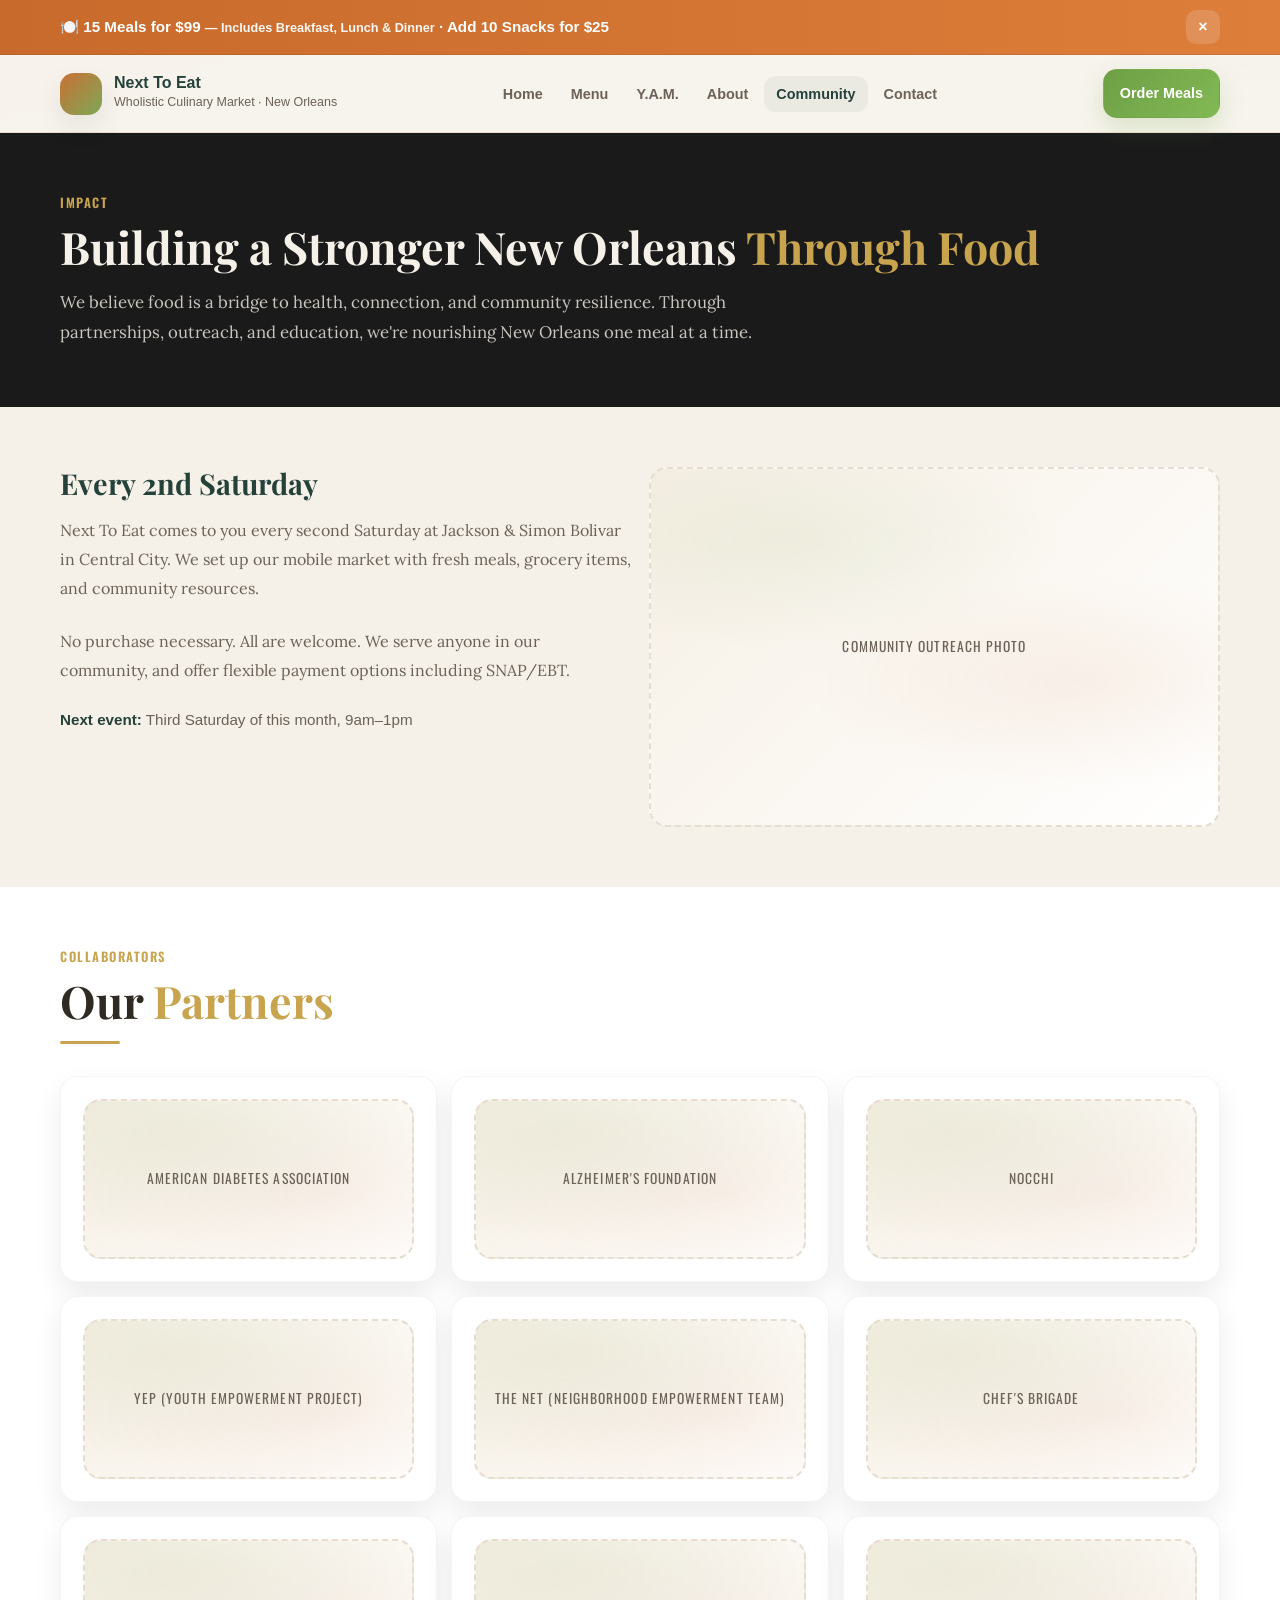
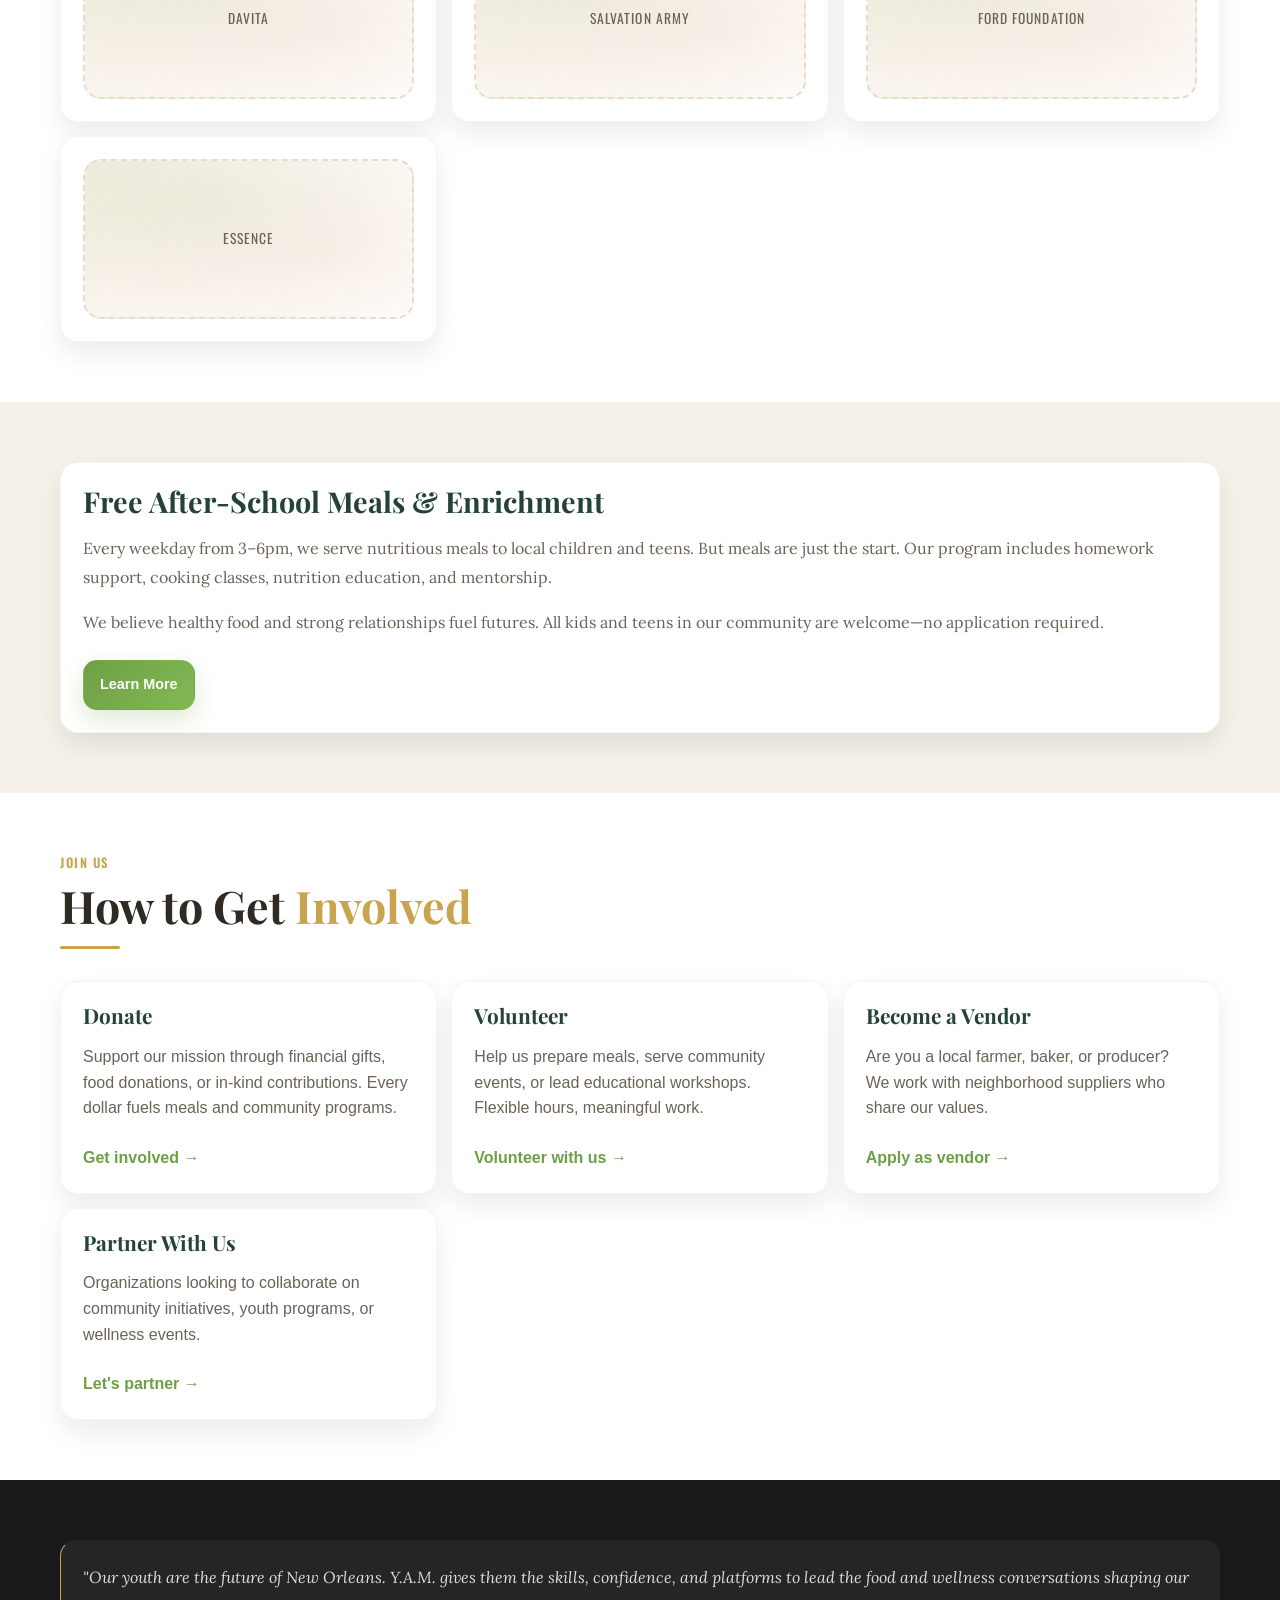
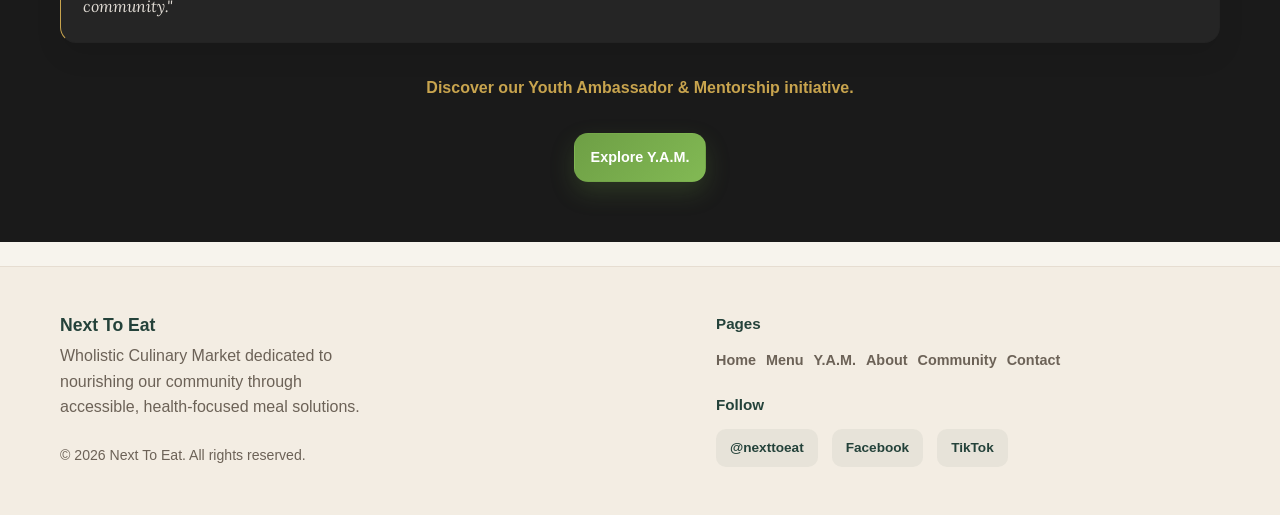
<file: community.html>
<!DOCTYPE html>
<html lang="en">
<head>
  <meta charset="UTF-8">
  <meta name="viewport" content="width=device-width, initial-scale=1.0">
  <title>Partners & Community | Next To Eat</title>
  <link rel="preconnect" href="https://fonts.googleapis.com">
  <link rel="preconnect" href="https://fonts.gstatic.com" crossorigin>
  <link href="https://fonts.googleapis.com/css2?family=Playfair+Display:wght@600;700&family=Lora:wght@400;500;600&family=Oswald:wght@700;800&display=swap" rel="stylesheet">
  <link rel="stylesheet" href="css/tokens.css">
  <link rel="stylesheet" href="css/base.css">
</head>
<body>
  <a href="#main" class="skip">Skip to main content</a>

  <!-- Promo Bar -->
  <div class="promo">
    <div class="container">
      <div class="inner">
        <div>🍽️ 15 Meals for <strong>$99</strong> <small>— Includes Breakfast, Lunch & Dinner</small> <span>· Add 10 Snacks for <strong>$25</strong></span></div>
        <button class="promo-close" aria-label="Close promo">×</button>
      </div>
    </div>
  </div>

  <!-- Site Header -->
  <header class="site-header has-promo">
    <div class="container">
      <nav class="nav-bar" aria-label="Main navigation">
        <a href="index.html" class="brand">
          <div class="logo-mark"></div>
          <div class="brand-text">
            <b>Next To Eat</b>
            <span>Wholistic Culinary Market · New Orleans</span>
          </div>
        </a>

        <ul class="nav-links">
          <li><a href="index.html">Home</a></li>
          <li><a href="menu.html">Menu</a></li>
          <li><a href="yam.html">Y.A.M.</a></li>
          <li><a href="about.html">About</a></li>
          <li><a href="community.html" class="active">Community</a></li>
          <li><a href="contact.html">Contact</a></li>
        </ul>

        <div class="nav-actions">
          <a class="btn btn-primary" href="https://www.nexttoeat.com/meal-solutions" target="_blank" rel="noopener">Order Meals</a>
          <button class="hamburger" aria-label="Open menu" aria-expanded="false">
            <span></span>
            <span></span>
            <span></span>
          </button>
        </div>
      </nav>
    </div>
  </header>

  <!-- Mobile Nav Drawer -->
  <div class="mobile-nav">
    <div class="mobile-nav-panel">
      <button class="mobile-nav-close" aria-label="Close menu">×</button>
      <ul class="mobile-nav-links">
        <li><a href="index.html">Home</a></li>
        <li><a href="menu.html">Menu</a></li>
        <li><a href="yam.html">Y.A.M.</a></li>
        <li><a href="about.html">About</a></li>
        <li><a href="community.html" class="active">Community</a></li>
        <li><a href="contact.html">Contact</a></li>
      </ul>
      <div class="mobile-nav-cta">
        <a class="btn btn-primary btn-full" href="https://www.nexttoeat.com/meal-solutions" target="_blank" rel="noopener">Order Meals</a>
      </div>
    </div>
  </div>

  <main id="main">
    <!-- Hero Section -->
    <section class="section-dark">
      <div class="container">
        <div class="section-label">Impact</div>
        <h1 class="section-title">Building a Stronger New Orleans <span class="title-accent">Through Food</span></h1>
        <p class="section-content">We believe food is a bridge to health, connection, and community resilience. Through partnerships, outreach, and education, we're nourishing New Orleans one meal at a time.</p>
      </div>
    </section>

    <!-- Every 2nd Saturday Outreach -->
    <section class="section-light">
      <div class="container">
        <div class="two-col">
          <div>
            <h2 style="font-family: var(--font-display); font-size: 1.8rem; color: var(--primary); margin-bottom: 1rem;">Every 2nd Saturday</h2>
            <p style="color: var(--muted); font-family: var(--font-body); line-height: 1.8; margin-bottom: 1.5rem;">Next To Eat comes to you every second Saturday at Jackson & Simon Bolivar in Central City. We set up our mobile market with fresh meals, grocery items, and community resources.</p>
            <p style="color: var(--muted); font-family: var(--font-body); line-height: 1.8; margin-bottom: 1.5rem;">No purchase necessary. All are welcome. We serve anyone in our community, and offer flexible payment options including SNAP/EBT.</p>
            <p style="color: var(--muted); font-size: 0.95rem;"><strong style="color: var(--primary);">Next event:</strong> Third Saturday of this month, 9am–1pm</p>
          </div>
          <div class="img-placeholder tall">Community Outreach Photo</div>
        </div>
      </div>
    </section>

    <!-- Partners Grid -->
    <section class="section-white">
      <div class="container">
        <div class="section-label">Collaborators</div>
        <h2 class="section-title">Our <span class="title-accent">Partners</span></h2>
        <div class="section-rule"></div>

        <div class="three-col">
          <div class="card panel">
            <div class="img-placeholder short">American Diabetes Association</div>
          </div>
          <div class="card panel">
            <div class="img-placeholder short">Alzheimer's Foundation</div>
          </div>
          <div class="card panel">
            <div class="img-placeholder short">NOCCHI</div>
          </div>
          <div class="card panel">
            <div class="img-placeholder short">YEP (Youth Empowerment Project)</div>
          </div>
          <div class="card panel">
            <div class="img-placeholder short">The NET (Neighborhood Empowerment Team)</div>
          </div>
          <div class="card panel">
            <div class="img-placeholder short">Chef's Brigade</div>
          </div>
          <div class="card panel">
            <div class="img-placeholder short">DaVita</div>
          </div>
          <div class="card panel">
            <div class="img-placeholder short">Salvation Army</div>
          </div>
          <div class="card panel">
            <div class="img-placeholder short">Ford Foundation</div>
          </div>
          <div class="card panel">
            <div class="img-placeholder short">Essence</div>
          </div>
        </div>
      </div>
    </section>

    <!-- After-School Meals -->
    <section class="section-light">
      <div class="container">
        <div class="card panel">
          <h2 style="font-family: var(--font-display); font-size: 1.8rem; color: var(--primary); margin-bottom: 1rem;">Free After-School Meals & Enrichment</h2>
          <p style="color: var(--muted); font-family: var(--font-body); line-height: 1.8; margin-bottom: 1rem;">Every weekday from 3–6pm, we serve nutritious meals to local children and teens. But meals are just the start. Our program includes homework support, cooking classes, nutrition education, and mentorship.</p>
          <p style="color: var(--muted); font-family: var(--font-body); line-height: 1.8; margin-bottom: 1.5rem;">We believe healthy food and strong relationships fuel futures. All kids and teens in our community are welcome—no application required.</p>
          <a href="contact.html" class="btn btn-primary">Learn More</a>
        </div>
      </div>
    </section>

    <!-- How to Get Involved -->
    <section class="section-white">
      <div class="container">
        <div class="section-label">Join Us</div>
        <h2 class="section-title">How to Get <span class="title-accent">Involved</span></h2>
        <div class="section-rule"></div>

        <div class="three-col">
          <div class="card panel">
            <h3 style="font-family: var(--font-display); font-size: 1.3rem; color: var(--primary); margin-bottom: 1rem;">Donate</h3>
            <p style="color: var(--muted); margin-bottom: 1.5rem;">Support our mission through financial gifts, food donations, or in-kind contributions. Every dollar fuels meals and community programs.</p>
            <a href="contact.html" style="color: var(--secondary); font-weight: 700; text-decoration: none;">Get involved →</a>
          </div>

          <div class="card panel">
            <h3 style="font-family: var(--font-display); font-size: 1.3rem; color: var(--primary); margin-bottom: 1rem;">Volunteer</h3>
            <p style="color: var(--muted); margin-bottom: 1.5rem;">Help us prepare meals, serve community events, or lead educational workshops. Flexible hours, meaningful work.</p>
            <a href="contact.html" style="color: var(--secondary); font-weight: 700; text-decoration: none;">Volunteer with us →</a>
          </div>

          <div class="card panel">
            <h3 style="font-family: var(--font-display); font-size: 1.3rem; color: var(--primary); margin-bottom: 1rem;">Become a Vendor</h3>
            <p style="color: var(--muted); margin-bottom: 1.5rem;">Are you a local farmer, baker, or producer? We work with neighborhood suppliers who share our values.</p>
            <a href="contact.html" style="color: var(--secondary); font-weight: 700; text-decoration: none;">Apply as vendor →</a>
          </div>

          <div class="card panel">
            <h3 style="font-family: var(--font-display); font-size: 1.3rem; color: var(--primary); margin-bottom: 1rem;">Partner With Us</h3>
            <p style="color: var(--muted); margin-bottom: 1.5rem;">Organizations looking to collaborate on community initiatives, youth programs, or wellness events.</p>
            <a href="contact.html" style="color: var(--secondary); font-weight: 700; text-decoration: none;">Let's partner →</a>
          </div>
        </div>
      </div>
    </section>

    <!-- Y.A.M. Connection -->
    <section class="section-dark">
      <div class="container">
        <div class="quote-block" style="border-left-color: var(--gold); background: rgba(255,255,255,0.05);">
          <p style="margin: 0; color: rgba(245,240,232,0.9); font-style: italic;">"Our youth are the future of New Orleans. Y.A.M. gives them the skills, confidence, and platforms to lead the food and wellness conversations shaping our community."</p>
        </div>
        <p style="margin-top: 2rem; color: rgba(245,240,232,0.8); text-align: center;">
          <strong style="color: var(--gold);">Discover our Youth Ambassador & Mentorship initiative.</strong>
        </p>
        <p style="text-align: center;">
          <a href="yam.html" class="btn btn-primary" style="margin-top: 1rem;">Explore Y.A.M.</a>
        </p>
      </div>
    </section>
  </main>

  <!-- Site Footer -->
  <footer class="site-footer">
    <div class="container">
      <div class="footer-grid">
        <div>
          <h3 style="font-family: var(--font-ui); font-size: 1.1rem; color: var(--primary); margin-bottom: 0.5rem;">Next To Eat</h3>
          <p style="color: var(--muted); margin-bottom: 1.5rem; max-width: 320px;">Wholistic Culinary Market dedicated to nourishing our community through accessible, health-focused meal solutions.</p>
          <p class="footer-fine">&copy; <span id="footer-year"></span> Next To Eat. All rights reserved.</p>
        </div>
        <div>
          <h4 style="font-family: var(--font-ui); font-weight: 700; color: var(--primary); margin-bottom: 1rem; font-size: 0.95rem;">Pages</h4>
          <div class="footer-links">
            <a href="index.html" style="color: var(--muted); font-weight: 600; font-size: 0.9rem;">Home</a>
            <a href="menu.html" style="color: var(--muted); font-weight: 600; font-size: 0.9rem;">Menu</a>
            <a href="yam.html" style="color: var(--muted); font-weight: 600; font-size: 0.9rem;">Y.A.M.</a>
            <a href="about.html" style="color: var(--muted); font-weight: 600; font-size: 0.9rem;">About</a>
            <a href="community.html" style="color: var(--muted); font-weight: 600; font-size: 0.9rem;">Community</a>
            <a href="contact.html" style="color: var(--muted); font-weight: 600; font-size: 0.9rem;">Contact</a>
          </div>
          <h4 style="font-family: var(--font-ui); font-weight: 700; color: var(--primary); margin-top: 1.5rem; margin-bottom: 1rem; font-size: 0.95rem;">Follow</h4>
          <div class="footer-social">
            <a href="https://instagram.com/nexttoeat">@nexttoeat</a>
            <a href="https://facebook.com/nexttoeat">Facebook</a>
            <a href="https://tiktok.com/@nexttoeat">TikTok</a>
          </div>
        </div>
      </div>
    </div>
  </footer>

  <script src="js/site.js"></script>
</body>
</html>
</file>
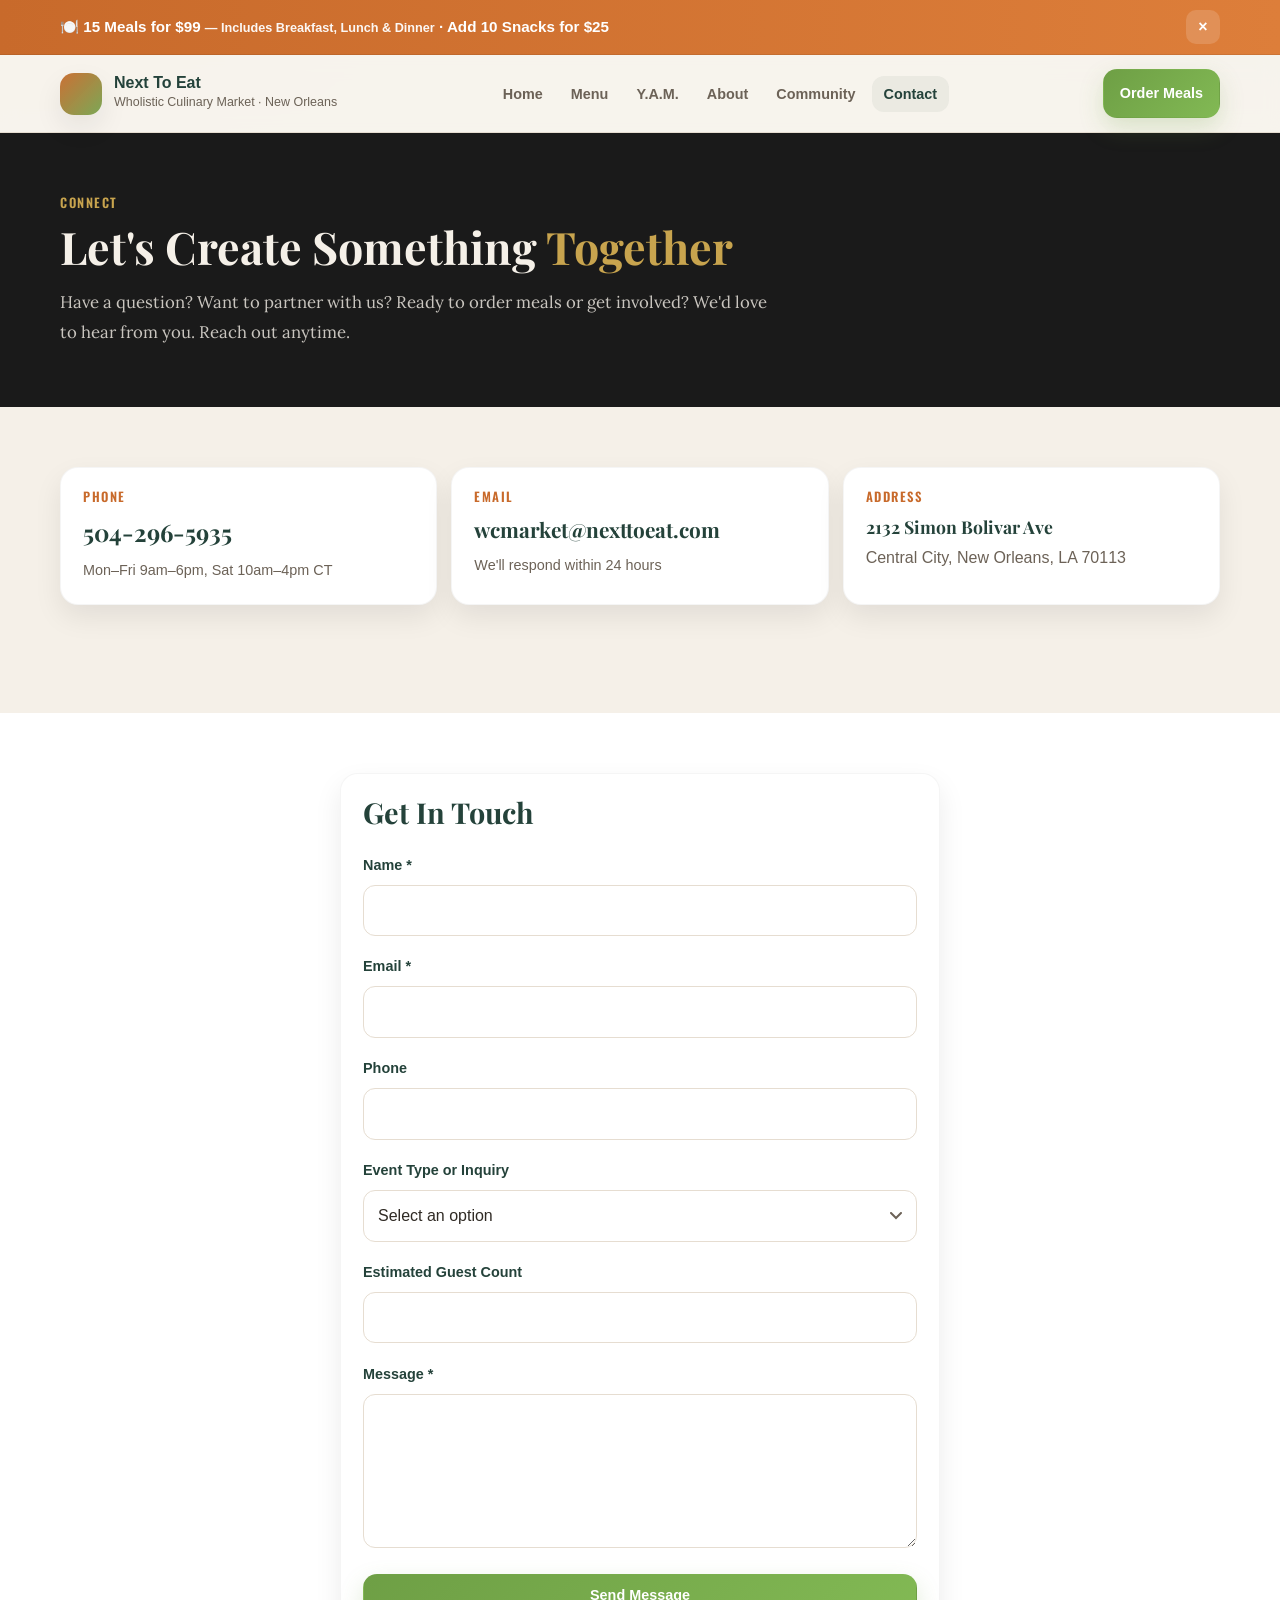
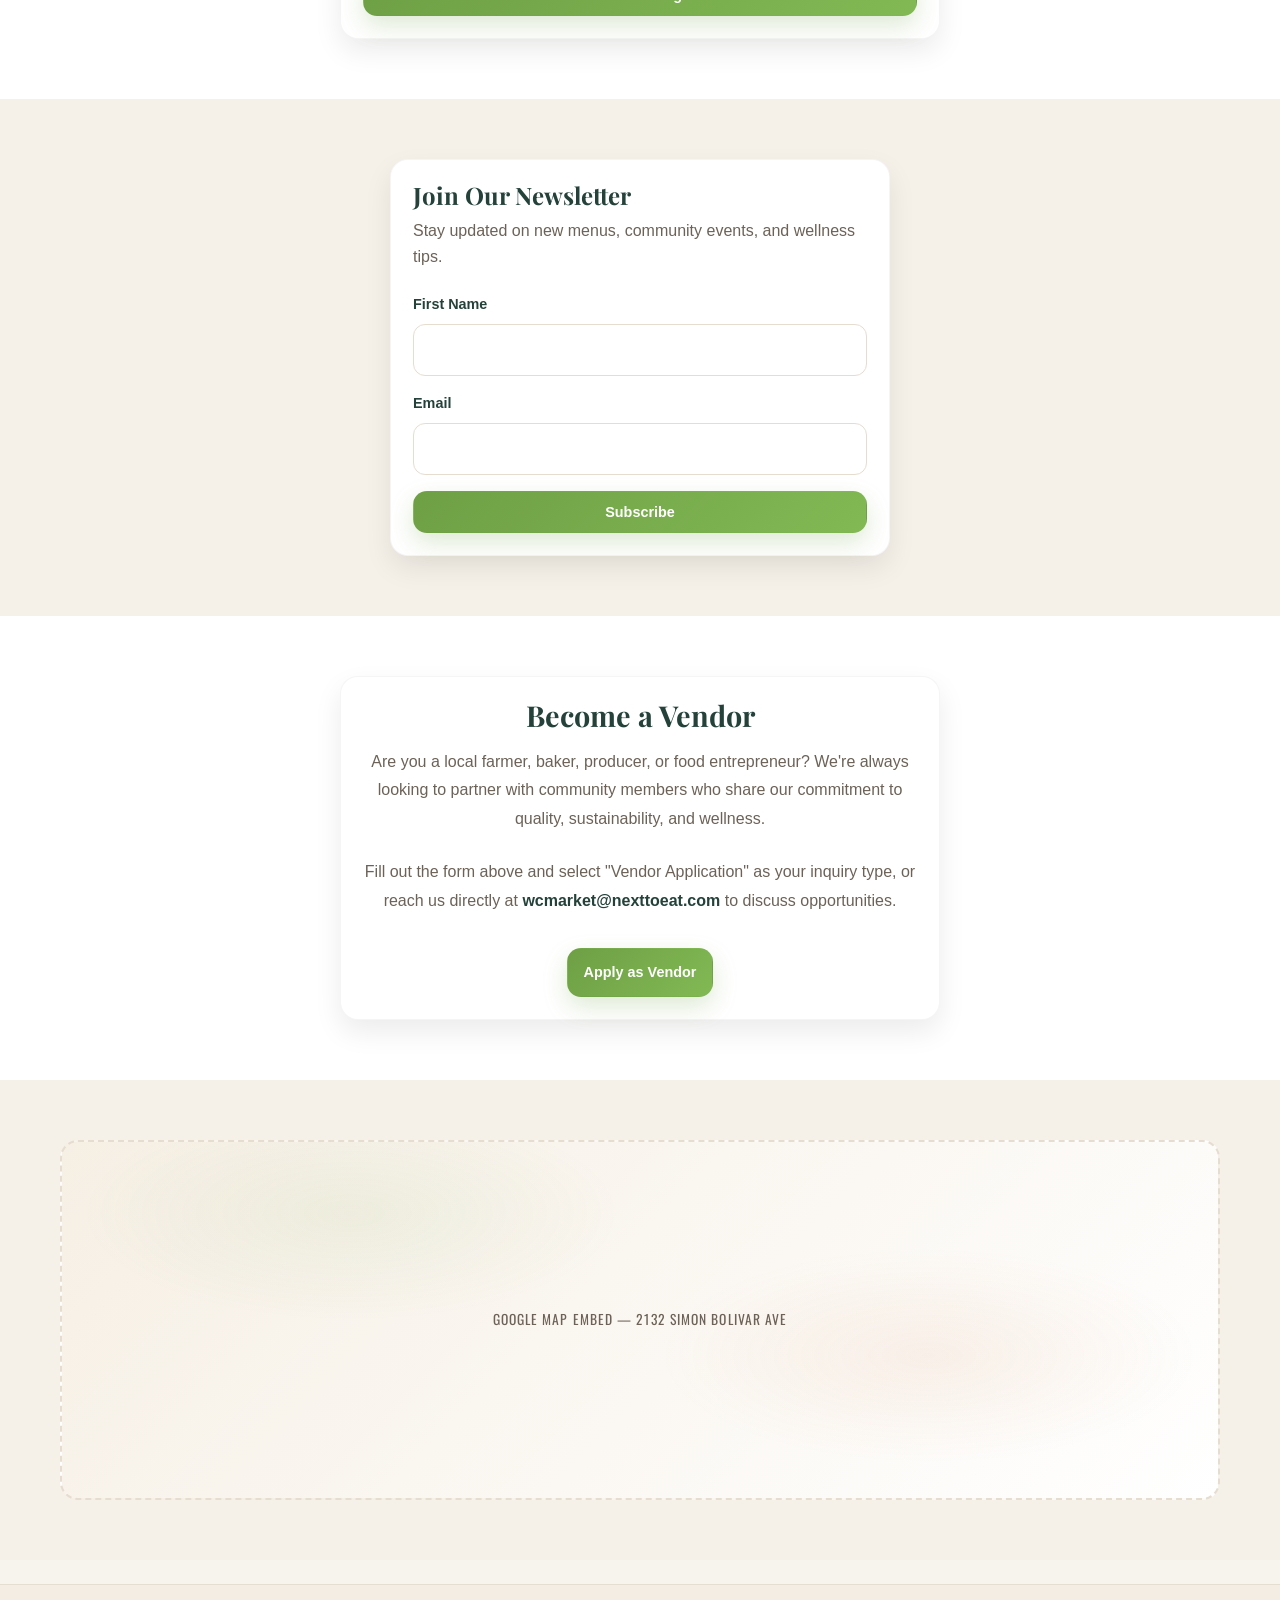
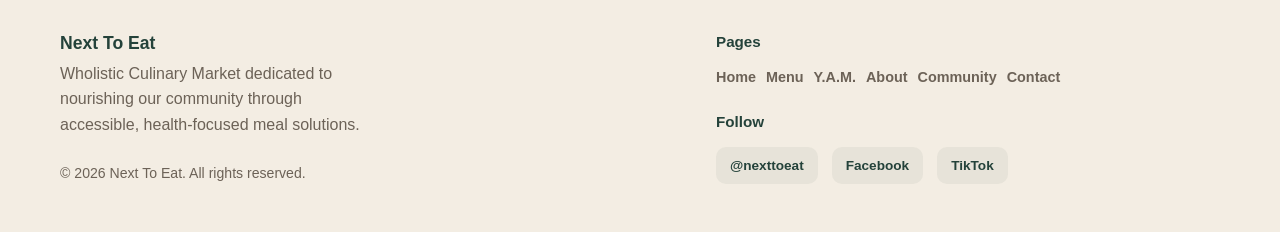
<file: contact.html>
<!DOCTYPE html>
<html lang="en">
<head>
  <meta charset="UTF-8">
  <meta name="viewport" content="width=device-width, initial-scale=1.0">
  <title>Contact | Next To Eat</title>
  <link rel="preconnect" href="https://fonts.googleapis.com">
  <link rel="preconnect" href="https://fonts.gstatic.com" crossorigin>
  <link href="https://fonts.googleapis.com/css2?family=Playfair+Display:wght@600;700&family=Lora:wght@400;500;600&family=Oswald:wght@700;800&display=swap" rel="stylesheet">
  <link rel="stylesheet" href="css/tokens.css">
  <link rel="stylesheet" href="css/base.css">
</head>
<body>
  <a href="#main" class="skip">Skip to main content</a>

  <!-- Promo Bar -->
  <div class="promo">
    <div class="container">
      <div class="inner">
        <div>🍽️ 15 Meals for <strong>$99</strong> <small>— Includes Breakfast, Lunch & Dinner</small> <span>· Add 10 Snacks for <strong>$25</strong></span></div>
        <button class="promo-close" aria-label="Close promo">×</button>
      </div>
    </div>
  </div>

  <!-- Site Header -->
  <header class="site-header has-promo">
    <div class="container">
      <nav class="nav-bar" aria-label="Main navigation">
        <a href="index.html" class="brand">
          <div class="logo-mark"></div>
          <div class="brand-text">
            <b>Next To Eat</b>
            <span>Wholistic Culinary Market · New Orleans</span>
          </div>
        </a>

        <ul class="nav-links">
          <li><a href="index.html">Home</a></li>
          <li><a href="menu.html">Menu</a></li>
          <li><a href="yam.html">Y.A.M.</a></li>
          <li><a href="about.html">About</a></li>
          <li><a href="community.html">Community</a></li>
          <li><a href="contact.html" class="active">Contact</a></li>
        </ul>

        <div class="nav-actions">
          <a class="btn btn-primary" href="https://www.nexttoeat.com/meal-solutions" target="_blank" rel="noopener">Order Meals</a>
          <button class="hamburger" aria-label="Open menu" aria-expanded="false">
            <span></span>
            <span></span>
            <span></span>
          </button>
        </div>
      </nav>
    </div>
  </header>

  <!-- Mobile Nav Drawer -->
  <div class="mobile-nav">
    <div class="mobile-nav-panel">
      <button class="mobile-nav-close" aria-label="Close menu">×</button>
      <ul class="mobile-nav-links">
        <li><a href="index.html">Home</a></li>
        <li><a href="menu.html">Menu</a></li>
        <li><a href="yam.html">Y.A.M.</a></li>
        <li><a href="about.html">About</a></li>
        <li><a href="community.html">Community</a></li>
        <li><a href="contact.html" class="active">Contact</a></li>
      </ul>
      <div class="mobile-nav-cta">
        <a class="btn btn-primary btn-full" href="https://www.nexttoeat.com/meal-solutions" target="_blank" rel="noopener">Order Meals</a>
      </div>
    </div>
  </div>

  <main id="main">
    <!-- Hero Section -->
    <section class="section-dark">
      <div class="container">
        <div class="section-label">Connect</div>
        <h1 class="section-title">Let's Create Something <span class="title-accent">Together</span></h1>
        <p class="section-content">Have a question? Want to partner with us? Ready to order meals or get involved? We'd love to hear from you. Reach out anytime.</p>
      </div>
    </section>

    <!-- Contact Info Cards -->
    <section class="section-light">
      <div class="container">
        <div class="three-col" style="margin-bottom: 3rem;">
          <div class="card panel">
            <h3 style="font-family: var(--font-label); font-size: 0.8rem; font-weight: 600; letter-spacing: 0.12em; text-transform: uppercase; color: var(--accent); margin-bottom: 0.5rem;">Phone</h3>
            <a href="tel:504-296-5935" style="color: var(--primary); font-family: var(--font-display); font-size: 1.5rem; font-weight: 700; text-decoration: none; display: inline-block; margin-bottom: 0.5rem;">504-296-5935</a>
            <p style="color: var(--muted); font-size: 0.9rem; margin: 0;">Mon–Fri 9am–6pm, Sat 10am–4pm CT</p>
          </div>

          <div class="card panel">
            <h3 style="font-family: var(--font-label); font-size: 0.8rem; font-weight: 600; letter-spacing: 0.12em; text-transform: uppercase; color: var(--accent); margin-bottom: 0.5rem;">Email</h3>
            <a href="mailto:wcmarket@nexttoeat.com" style="color: var(--primary); font-family: var(--font-display); font-size: 1.3rem; font-weight: 700; text-decoration: none; display: inline-block; margin-bottom: 0.5rem; word-break: break-all;">wcmarket@nexttoeat.com</a>
            <p style="color: var(--muted); font-size: 0.9rem; margin: 0;">We'll respond within 24 hours</p>
          </div>

          <div class="card panel">
            <h3 style="font-family: var(--font-label); font-size: 0.8rem; font-weight: 600; letter-spacing: 0.12em; text-transform: uppercase; color: var(--accent); margin-bottom: 0.5rem;">Address</h3>
            <p style="color: var(--primary); font-family: var(--font-display); font-size: 1.1rem; font-weight: 700; margin-bottom: 0.25rem;">2132 Simon Bolivar Ave</p>
            <p style="color: var(--muted); margin: 0;">Central City, New Orleans, LA 70113</p>
          </div>
        </div>
      </div>
    </section>

    <!-- Contact Form -->
    <section class="section-white">
      <div class="container">
        <div class="card panel" style="max-width: 600px; margin: 0 auto;">
          <h2 style="font-family: var(--font-display); font-size: 1.8rem; color: var(--primary); margin-bottom: 1.5rem;">Get In Touch</h2>
          <!-- Form action: connect to backend -->
          <form style="display: flex; flex-direction: column; gap: 1.2rem;">
            <div>
              <label for="name" style="display: block; color: var(--primary); font-weight: 700; margin-bottom: 0.5rem; font-size: 0.9rem;">Name *</label>
              <input type="text" id="name" name="name" class="field" required>
            </div>

            <div>
              <label for="email" style="display: block; color: var(--primary); font-weight: 700; margin-bottom: 0.5rem; font-size: 0.9rem;">Email *</label>
              <input type="email" id="email" name="email" class="field" required>
            </div>

            <div>
              <label for="phone" style="display: block; color: var(--primary); font-weight: 700; margin-bottom: 0.5rem; font-size: 0.9rem;">Phone</label>
              <input type="tel" id="phone" name="phone" class="field">
            </div>

            <div>
              <label for="event-type" style="display: block; color: var(--primary); font-weight: 700; margin-bottom: 0.5rem; font-size: 0.9rem;">Event Type or Inquiry</label>
              <select id="event-type" name="event-type" class="field">
                <option value="">Select an option</option>
                <option value="general-inquiry">General Inquiry</option>
                <option value="catering">Catering</option>
                <option value="private-event">Private Event</option>
                <option value="vendor-application">Vendor Application</option>
                <option value="partnership">Partnership</option>
                <option value="other">Other</option>
              </select>
            </div>

            <div>
              <label for="guest-count" style="display: block; color: var(--primary); font-weight: 700; margin-bottom: 0.5rem; font-size: 0.9rem;">Estimated Guest Count</label>
              <input type="number" id="guest-count" name="guest-count" class="field" min="1">
            </div>

            <div>
              <label for="message" style="display: block; color: var(--primary); font-weight: 700; margin-bottom: 0.5rem; font-size: 0.9rem;">Message *</label>
              <textarea id="message" name="message" class="field" rows="5" required style="resize: vertical; font-family: var(--font-ui);"></textarea>
            </div>

            <button type="submit" class="btn btn-primary btn-full">Send Message</button>
          </form>
        </div>
      </div>
    </section>

    <!-- Mailing List -->
    <section class="section-light">
      <div class="container">
        <div class="card panel" style="max-width: 500px; margin: 0 auto;">
          <h2 style="font-family: var(--font-display); font-size: 1.5rem; color: var(--primary); margin-bottom: 0.5rem;">Join Our Newsletter</h2>
          <p style="color: var(--muted); margin-bottom: 1.5rem;">Stay updated on new menus, community events, and wellness tips.</p>
          <!-- Form action: connect to backend -->
          <form style="display: flex; flex-direction: column; gap: 1rem;">
            <div>
              <label for="firstname" style="display: block; color: var(--primary); font-weight: 700; margin-bottom: 0.5rem; font-size: 0.9rem;">First Name</label>
              <input type="text" id="firstname" name="firstname" class="field">
            </div>

            <div>
              <label for="newsletter-email" style="display: block; color: var(--primary); font-weight: 700; margin-bottom: 0.5rem; font-size: 0.9rem;">Email</label>
              <input type="email" id="newsletter-email" name="newsletter-email" class="field" required>
            </div>

            <button type="submit" class="btn btn-primary btn-full">Subscribe</button>
          </form>
        </div>
      </div>
    </section>

    <!-- Become a Vendor -->
    <section class="section-white">
      <div class="container">
        <div class="card panel" style="max-width: 600px; margin: 0 auto; text-align: center;">
          <h2 style="font-family: var(--font-display); font-size: 1.8rem; color: var(--primary); margin-bottom: 1rem;">Become a Vendor</h2>
          <p style="color: var(--muted); margin-bottom: 1.5rem; line-height: 1.8;">Are you a local farmer, baker, producer, or food entrepreneur? We're always looking to partner with community members who share our commitment to quality, sustainability, and wellness.</p>
          <p style="color: var(--muted); margin-bottom: 2rem; line-height: 1.8;">Fill out the form above and select "Vendor Application" as your inquiry type, or reach us directly at <strong style="color: var(--primary);">wcmarket@nexttoeat.com</strong> to discuss opportunities.</p>
          <a href="#main" class="btn btn-primary">Apply as Vendor</a>
        </div>
      </div>
    </section>

    <!-- Map Placeholder -->
    <section class="section-light">
      <div class="container">
        <div class="img-placeholder tall">Google Map Embed — 2132 Simon Bolivar Ave</div>
      </div>
    </section>
  </main>

  <!-- Site Footer -->
  <footer class="site-footer">
    <div class="container">
      <div class="footer-grid">
        <div>
          <h3 style="font-family: var(--font-ui); font-size: 1.1rem; color: var(--primary); margin-bottom: 0.5rem;">Next To Eat</h3>
          <p style="color: var(--muted); margin-bottom: 1.5rem; max-width: 320px;">Wholistic Culinary Market dedicated to nourishing our community through accessible, health-focused meal solutions.</p>
          <p class="footer-fine">&copy; <span id="footer-year"></span> Next To Eat. All rights reserved.</p>
        </div>
        <div>
          <h4 style="font-family: var(--font-ui); font-weight: 700; color: var(--primary); margin-bottom: 1rem; font-size: 0.95rem;">Pages</h4>
          <div class="footer-links">
            <a href="index.html" style="color: var(--muted); font-weight: 600; font-size: 0.9rem;">Home</a>
            <a href="menu.html" style="color: var(--muted); font-weight: 600; font-size: 0.9rem;">Menu</a>
            <a href="yam.html" style="color: var(--muted); font-weight: 600; font-size: 0.9rem;">Y.A.M.</a>
            <a href="about.html" style="color: var(--muted); font-weight: 600; font-size: 0.9rem;">About</a>
            <a href="community.html" style="color: var(--muted); font-weight: 600; font-size: 0.9rem;">Community</a>
            <a href="contact.html" style="color: var(--muted); font-weight: 600; font-size: 0.9rem;">Contact</a>
          </div>
          <h4 style="font-family: var(--font-ui); font-weight: 700; color: var(--primary); margin-top: 1.5rem; margin-bottom: 1rem; font-size: 0.95rem;">Follow</h4>
          <div class="footer-social">
            <a href="https://instagram.com/nexttoeat">@nexttoeat</a>
            <a href="https://facebook.com/nexttoeat">Facebook</a>
            <a href="https://tiktok.com/@nexttoeat">TikTok</a>
          </div>
        </div>
      </div>
    </div>
  </footer>

  <script src="js/site.js"></script>
</body>
</html>
</file>
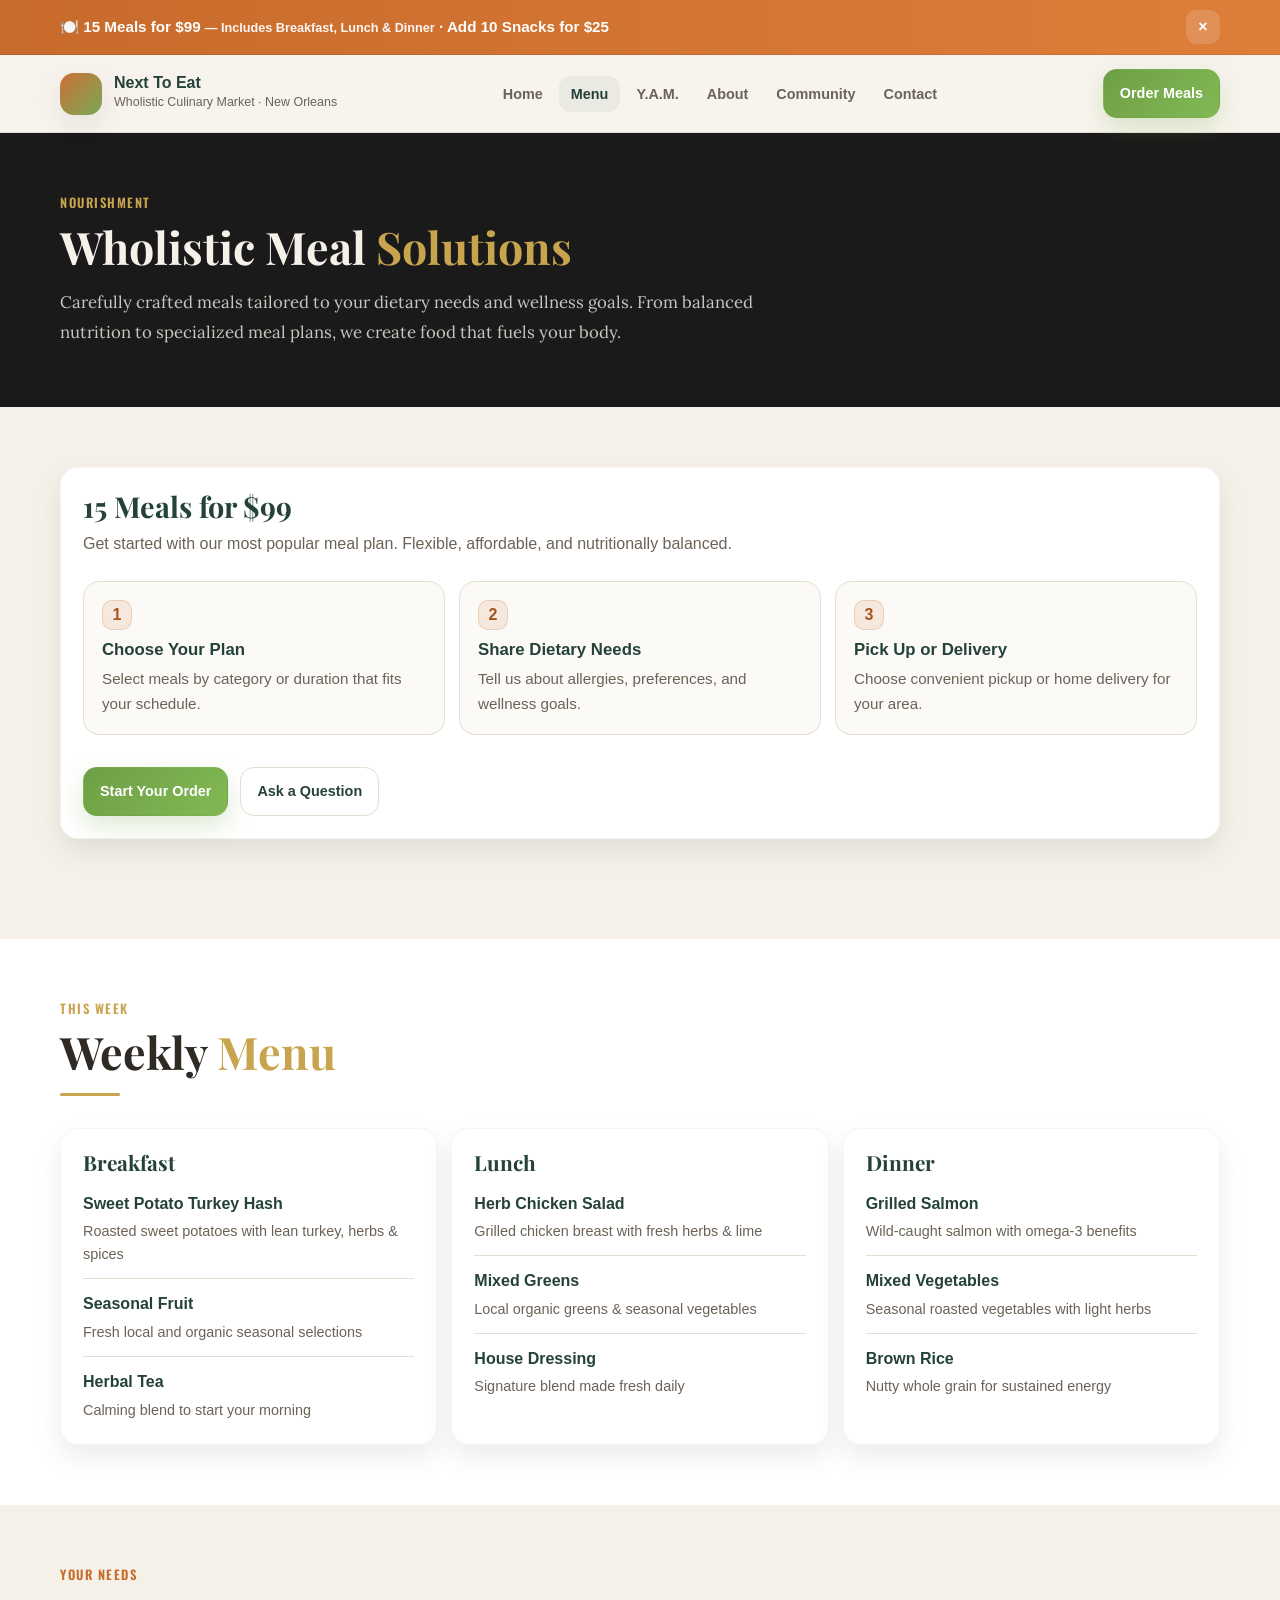
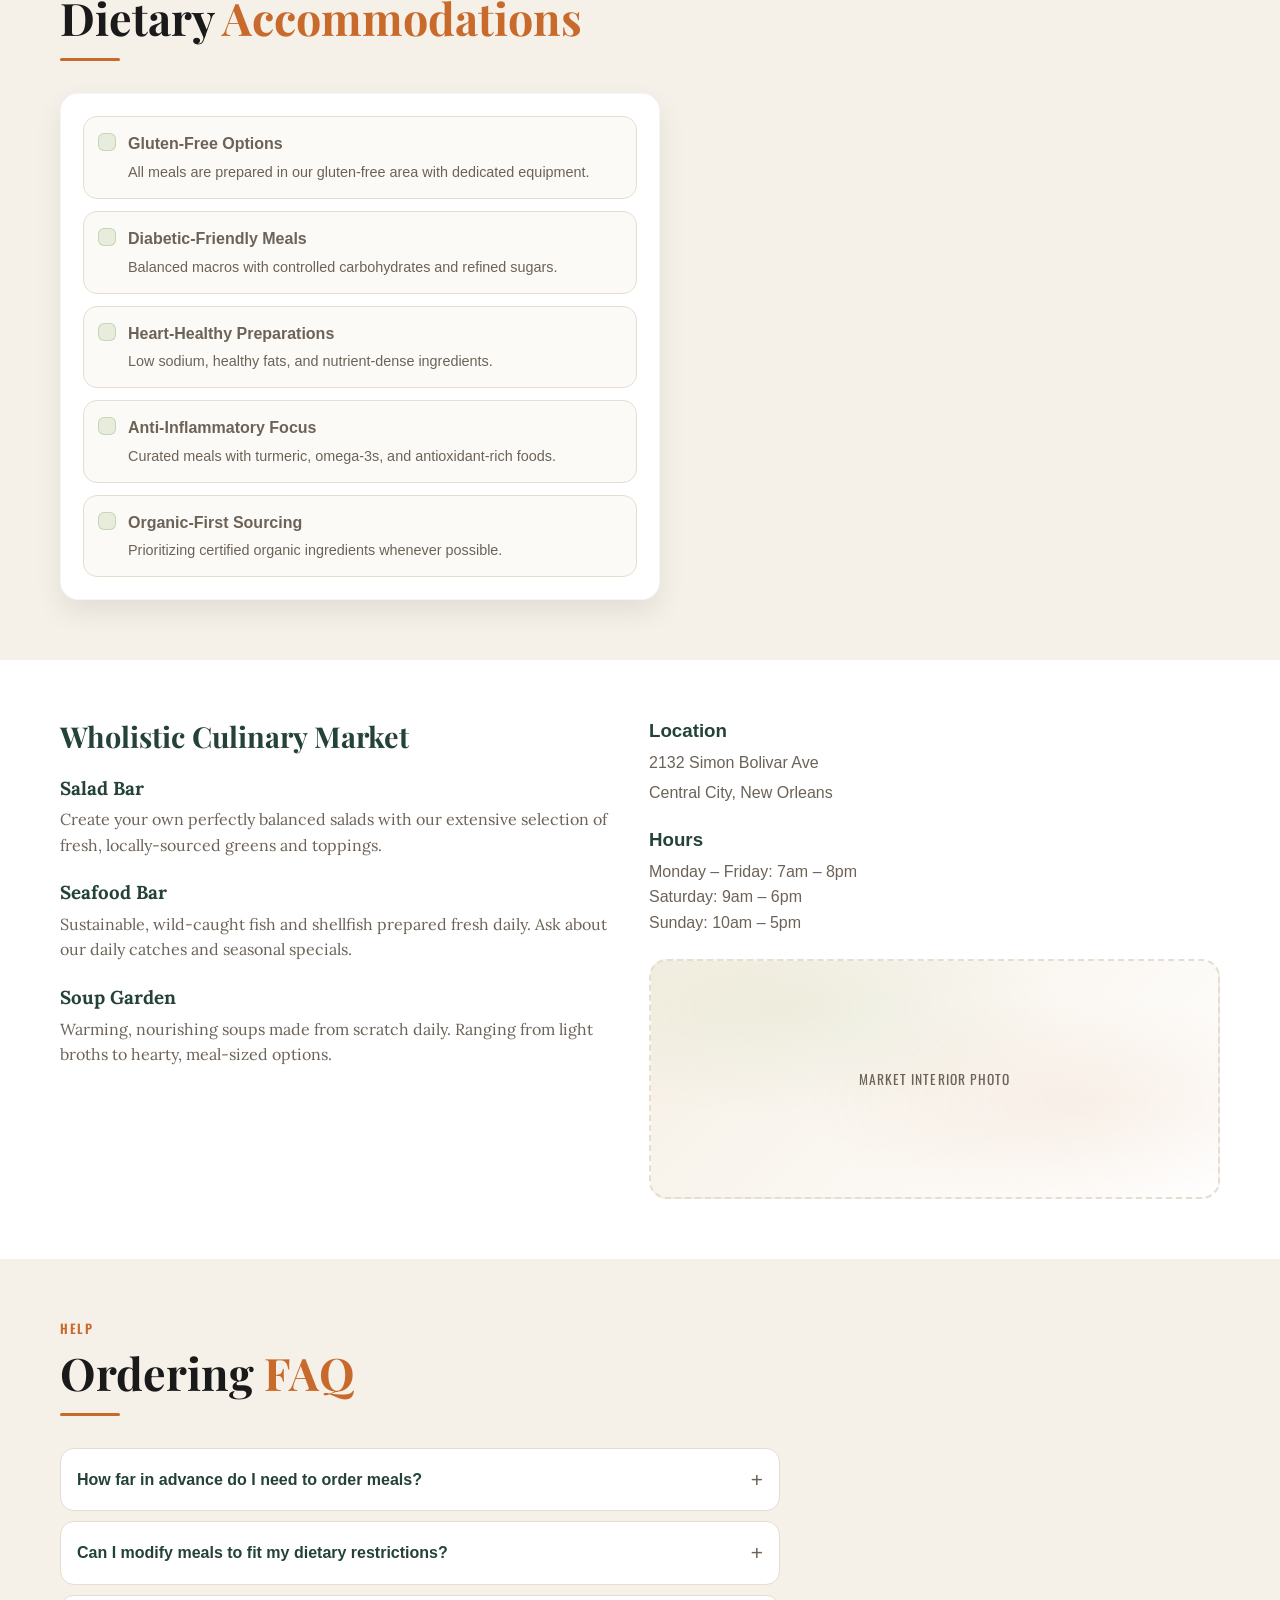
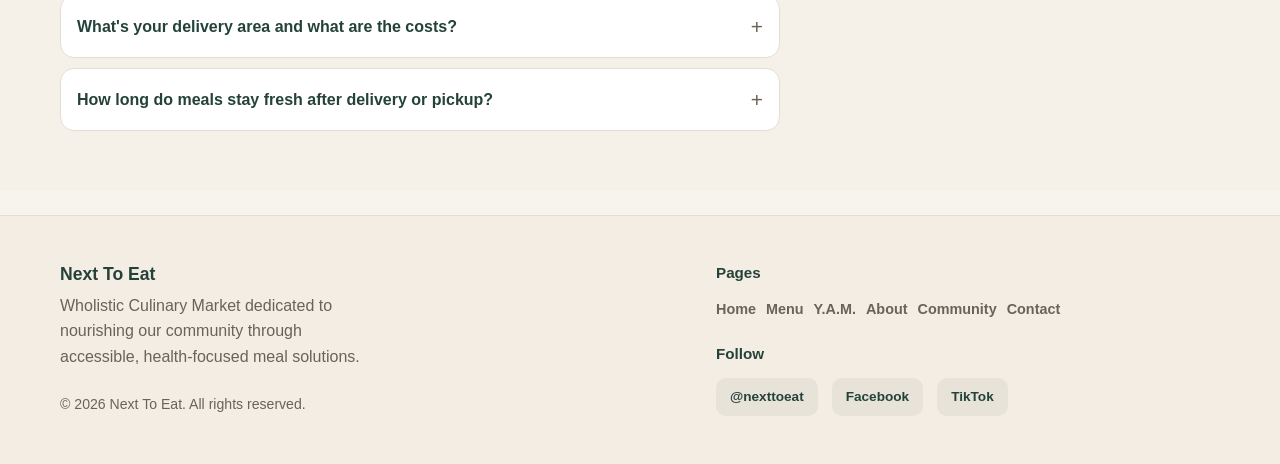
<file: menu.html>
<!DOCTYPE html>
<html lang="en">
<head>
  <meta charset="UTF-8">
  <meta name="viewport" content="width=device-width, initial-scale=1.0">
  <title>Menu & Meal Solutions | Next To Eat</title>
  <link rel="preconnect" href="https://fonts.googleapis.com">
  <link rel="preconnect" href="https://fonts.gstatic.com" crossorigin>
  <link href="https://fonts.googleapis.com/css2?family=Playfair+Display:wght@600;700&family=Lora:wght@400;500;600&family=Oswald:wght@700;800&display=swap" rel="stylesheet">
  <link rel="stylesheet" href="css/tokens.css">
  <link rel="stylesheet" href="css/base.css">
</head>
<body>
  <a href="#main" class="skip">Skip to main content</a>

  <!-- Promo Bar -->
  <div class="promo">
    <div class="container">
      <div class="inner">
        <div>🍽️ 15 Meals for <strong>$99</strong> <small>— Includes Breakfast, Lunch & Dinner</small> <span>· Add 10 Snacks for <strong>$25</strong></span></div>
        <button class="promo-close" aria-label="Close promo">×</button>
      </div>
    </div>
  </div>

  <!-- Site Header -->
  <header class="site-header has-promo">
    <div class="container">
      <nav class="nav-bar" aria-label="Main navigation">
        <a href="index.html" class="brand">
          <div class="logo-mark"></div>
          <div class="brand-text">
            <b>Next To Eat</b>
            <span>Wholistic Culinary Market · New Orleans</span>
          </div>
        </a>

        <ul class="nav-links">
          <li><a href="index.html">Home</a></li>
          <li><a href="menu.html" class="active">Menu</a></li>
          <li><a href="yam.html">Y.A.M.</a></li>
          <li><a href="about.html">About</a></li>
          <li><a href="community.html">Community</a></li>
          <li><a href="contact.html">Contact</a></li>
        </ul>

        <div class="nav-actions">
          <a class="btn btn-primary" href="https://www.nexttoeat.com/meal-solutions" target="_blank" rel="noopener">Order Meals</a>
          <button class="hamburger" aria-label="Open menu" aria-expanded="false">
            <span></span>
            <span></span>
            <span></span>
          </button>
        </div>
      </nav>
    </div>
  </header>

  <!-- Mobile Nav Drawer -->
  <div class="mobile-nav">
    <div class="mobile-nav-panel">
      <button class="mobile-nav-close" aria-label="Close menu">×</button>
      <ul class="mobile-nav-links">
        <li><a href="index.html">Home</a></li>
        <li><a href="menu.html" class="active">Menu</a></li>
        <li><a href="yam.html">Y.A.M.</a></li>
        <li><a href="about.html">About</a></li>
        <li><a href="community.html">Community</a></li>
        <li><a href="contact.html">Contact</a></li>
      </ul>
      <div class="mobile-nav-cta">
        <a class="btn btn-primary btn-full" href="https://www.nexttoeat.com/meal-solutions" target="_blank" rel="noopener">Order Meals</a>
      </div>
    </div>
  </div>

  <main id="main">
    <!-- Hero Section -->
    <section class="section-dark">
      <div class="container">
        <div class="section-label">Nourishment</div>
        <h1 class="section-title">Wholistic Meal <span class="title-accent">Solutions</span></h1>
        <p class="section-content">Carefully crafted meals tailored to your dietary needs and wellness goals. From balanced nutrition to specialized meal plans, we create food that fuels your body.</p>
      </div>
    </section>

    <!-- Featured Offer -->
    <section class="section-light">
      <div class="container">
        <div class="card panel" style="margin-bottom: 40px;">
          <h2 style="font-family: var(--font-display); font-size: 1.8rem; color: var(--primary); margin-bottom: 0.5rem;">15 Meals for $99</h2>
          <p style="color: var(--muted); margin-bottom: 1.5rem;">Get started with our most popular meal plan. Flexible, affordable, and nutritionally balanced.</p>

          <div class="three-col" style="margin-bottom: 2rem;">
            <div class="step">
              <div class="step-num">1</div>
              <h3 style="color: var(--primary); font-size: 1.05rem; margin-bottom: 0.5rem;">Choose Your Plan</h3>
              <p style="color: var(--muted); font-size: 0.95rem; margin: 0;">Select meals by category or duration that fits your schedule.</p>
            </div>
            <div class="step">
              <div class="step-num">2</div>
              <h3 style="color: var(--primary); font-size: 1.05rem; margin-bottom: 0.5rem;">Share Dietary Needs</h3>
              <p style="color: var(--muted); font-size: 0.95rem; margin: 0;">Tell us about allergies, preferences, and wellness goals.</p>
            </div>
            <div class="step">
              <div class="step-num">3</div>
              <h3 style="color: var(--primary); font-size: 1.05rem; margin-bottom: 0.5rem;">Pick Up or Delivery</h3>
              <p style="color: var(--muted); font-size: 0.95rem; margin: 0;">Choose convenient pickup or home delivery for your area.</p>
            </div>
          </div>

          <div style="display: flex; gap: 12px; flex-wrap: wrap;">
            <a href="https://nexttoeat.com/meal-solutions" class="btn btn-primary">Start Your Order</a>
            <a href="contact.html" class="btn btn-ghost">Ask a Question</a>
          </div>
        </div>
      </div>
    </section>

    <!-- Weekly Menu -->
    <section class="section-white">
      <div class="container">
        <div class="section-label">This Week</div>
        <h2 class="section-title">Weekly <span class="title-accent">Menu</span></h2>
        <div class="section-rule"></div>

        <div class="three-col">
          <div class="card panel">
            <h3 style="color: var(--primary); font-family: var(--font-display); font-size: 1.3rem; margin-bottom: 1rem;">Breakfast</h3>
            <ul style="list-style: none; padding: 0; margin: 0; display: flex; flex-direction: column; gap: 12px; color: var(--muted);">
              <li style="padding-bottom: 12px; border-bottom: 1px solid var(--line);">
                <strong style="color: var(--primary);">Sweet Potato Turkey Hash</strong>
                <p style="margin: 4px 0 0; font-size: 0.9rem;">Roasted sweet potatoes with lean turkey, herbs & spices</p>
              </li>
              <li style="padding-bottom: 12px; border-bottom: 1px solid var(--line);">
                <strong style="color: var(--primary);">Seasonal Fruit</strong>
                <p style="margin: 4px 0 0; font-size: 0.9rem;">Fresh local and organic seasonal selections</p>
              </li>
              <li>
                <strong style="color: var(--primary);">Herbal Tea</strong>
                <p style="margin: 4px 0 0; font-size: 0.9rem;">Calming blend to start your morning</p>
              </li>
            </ul>
          </div>

          <div class="card panel">
            <h3 style="color: var(--primary); font-family: var(--font-display); font-size: 1.3rem; margin-bottom: 1rem;">Lunch</h3>
            <ul style="list-style: none; padding: 0; margin: 0; display: flex; flex-direction: column; gap: 12px; color: var(--muted);">
              <li style="padding-bottom: 12px; border-bottom: 1px solid var(--line);">
                <strong style="color: var(--primary);">Herb Chicken Salad</strong>
                <p style="margin: 4px 0 0; font-size: 0.9rem;">Grilled chicken breast with fresh herbs & lime</p>
              </li>
              <li style="padding-bottom: 12px; border-bottom: 1px solid var(--line);">
                <strong style="color: var(--primary);">Mixed Greens</strong>
                <p style="margin: 4px 0 0; font-size: 0.9rem;">Local organic greens & seasonal vegetables</p>
              </li>
              <li>
                <strong style="color: var(--primary);">House Dressing</strong>
                <p style="margin: 4px 0 0; font-size: 0.9rem;">Signature blend made fresh daily</p>
              </li>
            </ul>
          </div>

          <div class="card panel">
            <h3 style="color: var(--primary); font-family: var(--font-display); font-size: 1.3rem; margin-bottom: 1rem;">Dinner</h3>
            <ul style="list-style: none; padding: 0; margin: 0; display: flex; flex-direction: column; gap: 12px; color: var(--muted);">
              <li style="padding-bottom: 12px; border-bottom: 1px solid var(--line);">
                <strong style="color: var(--primary);">Grilled Salmon</strong>
                <p style="margin: 4px 0 0; font-size: 0.9rem;">Wild-caught salmon with omega-3 benefits</p>
              </li>
              <li style="padding-bottom: 12px; border-bottom: 1px solid var(--line);">
                <strong style="color: var(--primary);">Mixed Vegetables</strong>
                <p style="margin: 4px 0 0; font-size: 0.9rem;">Seasonal roasted vegetables with light herbs</p>
              </li>
              <li>
                <strong style="color: var(--primary);">Brown Rice</strong>
                <p style="margin: 4px 0 0; font-size: 0.9rem;">Nutty whole grain for sustained energy</p>
              </li>
            </ul>
          </div>
        </div>
      </div>
    </section>

    <!-- Dietary Accommodations -->
    <section class="section-light">
      <div class="container">
        <div class="section-label">Your Needs</div>
        <h2 class="section-title">Dietary <span class="title-accent">Accommodations</span></h2>
        <div class="section-rule"></div>

        <div class="card panel" style="max-width: 600px;">
          <ul class="check-list">
            <li>
              <div class="check-icon"></div>
              <div>
                <strong>Gluten-Free Options</strong>
                <p style="margin: 4px 0 0; font-size: 0.9rem; color: var(--muted);">All meals are prepared in our gluten-free area with dedicated equipment.</p>
              </div>
            </li>
            <li>
              <div class="check-icon"></div>
              <div>
                <strong>Diabetic-Friendly Meals</strong>
                <p style="margin: 4px 0 0; font-size: 0.9rem; color: var(--muted);">Balanced macros with controlled carbohydrates and refined sugars.</p>
              </div>
            </li>
            <li>
              <div class="check-icon"></div>
              <div>
                <strong>Heart-Healthy Preparations</strong>
                <p style="margin: 4px 0 0; font-size: 0.9rem; color: var(--muted);">Low sodium, healthy fats, and nutrient-dense ingredients.</p>
              </div>
            </li>
            <li>
              <div class="check-icon"></div>
              <div>
                <strong>Anti-Inflammatory Focus</strong>
                <p style="margin: 4px 0 0; font-size: 0.9rem; color: var(--muted);">Curated meals with turmeric, omega-3s, and antioxidant-rich foods.</p>
              </div>
            </li>
            <li>
              <div class="check-icon"></div>
              <div>
                <strong>Organic-First Sourcing</strong>
                <p style="margin: 4px 0 0; font-size: 0.9rem; color: var(--muted);">Prioritizing certified organic ingredients whenever possible.</p>
              </div>
            </li>
          </ul>
        </div>
      </div>
    </section>

    <!-- Market Info -->
    <section class="section-white">
      <div class="container">
        <div class="two-col">
          <div>
            <h2 style="font-family: var(--font-display); font-size: 1.8rem; color: var(--primary); margin-bottom: 1.5rem;">Wholistic Culinary Market</h2>
            <div style="display: flex; flex-direction: column; gap: 1.5rem; color: var(--muted); font-family: var(--font-body);">
              <div>
                <h3 style="color: var(--primary); font-weight: 700; margin-bottom: 0.5rem;">Salad Bar</h3>
                <p>Create your own perfectly balanced salads with our extensive selection of fresh, locally-sourced greens and toppings.</p>
              </div>
              <div>
                <h3 style="color: var(--primary); font-weight: 700; margin-bottom: 0.5rem;">Seafood Bar</h3>
                <p>Sustainable, wild-caught fish and shellfish prepared fresh daily. Ask about our daily catches and seasonal specials.</p>
              </div>
              <div>
                <h3 style="color: var(--primary); font-weight: 700; margin-bottom: 0.5rem;">Soup Garden</h3>
                <p>Warming, nourishing soups made from scratch daily. Ranging from light broths to hearty, meal-sized options.</p>
              </div>
            </div>
          </div>

          <div>
            <div style="margin-bottom: 1.5rem;">
              <h3 style="color: var(--primary); font-weight: 700; margin-bottom: 0.5rem;">Location</h3>
              <p style="color: var(--muted); margin-bottom: 0.25rem;">2132 Simon Bolivar Ave</p>
              <p style="color: var(--muted); margin-bottom: 1.5rem;">Central City, New Orleans</p>
            </div>
            <div style="margin-bottom: 1.5rem;">
              <h3 style="color: var(--primary); font-weight: 700; margin-bottom: 0.5rem;">Hours</h3>
              <p style="color: var(--muted); margin-bottom: 0;">Monday – Friday: 7am – 8pm</p>
              <p style="color: var(--muted); margin-bottom: 0;">Saturday: 9am – 6pm</p>
              <p style="color: var(--muted);">Sunday: 10am – 5pm</p>
            </div>
            <div class="img-placeholder">Market Interior Photo</div>
          </div>
        </div>
      </div>
    </section>

    <!-- Ordering FAQ -->
    <section class="section-light">
      <div class="container">
        <div class="section-label">Help</div>
        <h2 class="section-title">Ordering <span class="title-accent">FAQ</span></h2>
        <div class="section-rule"></div>

        <div style="max-width: 720px;">
          <details class="faq-item">
            <summary>How far in advance do I need to order meals?</summary>
            <p>We recommend ordering at least 48 hours in advance for best availability. Rush orders are accepted based on stock availability, with a $10 expedite fee.</p>
          </details>

          <details class="faq-item">
            <summary>Can I modify meals to fit my dietary restrictions?</summary>
            <p>Absolutely! We customize all meals to your dietary needs. Let us know about allergies, intolerances, and preferences when ordering, and we'll adapt recipes accordingly.</p>
          </details>

          <details class="faq-item">
            <summary>What's your delivery area and what are the costs?</summary>
            <p>We deliver to Central City and surrounding neighborhoods within 3 miles. Delivery is free for orders over $50, otherwise $7.95. Pickup at our market is always free.</p>
          </details>

          <details class="faq-item">
            <summary>How long do meals stay fresh after delivery or pickup?</summary>
            <p>All meals are prepared fresh the day of delivery or pickup. Store in refrigerator and consume within 3-4 days. Freezing instructions vary by dish—ask when ordering.</p>
          </details>
        </div>
      </div>
    </section>
  </main>

  <!-- Site Footer -->
  <footer class="site-footer">
    <div class="container">
      <div class="footer-grid">
        <div>
          <h3 style="font-family: var(--font-ui); font-size: 1.1rem; color: var(--primary); margin-bottom: 0.5rem;">Next To Eat</h3>
          <p style="color: var(--muted); margin-bottom: 1.5rem; max-width: 320px;">Wholistic Culinary Market dedicated to nourishing our community through accessible, health-focused meal solutions.</p>
          <p class="footer-fine">&copy; <span id="footer-year"></span> Next To Eat. All rights reserved.</p>
        </div>
        <div>
          <h4 style="font-family: var(--font-ui); font-weight: 700; color: var(--primary); margin-bottom: 1rem; font-size: 0.95rem;">Pages</h4>
          <div class="footer-links">
            <a href="index.html" style="color: var(--muted); font-weight: 600; font-size: 0.9rem;">Home</a>
            <a href="menu.html" style="color: var(--muted); font-weight: 600; font-size: 0.9rem;">Menu</a>
            <a href="yam.html" style="color: var(--muted); font-weight: 600; font-size: 0.9rem;">Y.A.M.</a>
            <a href="about.html" style="color: var(--muted); font-weight: 600; font-size: 0.9rem;">About</a>
            <a href="community.html" style="color: var(--muted); font-weight: 600; font-size: 0.9rem;">Community</a>
            <a href="contact.html" style="color: var(--muted); font-weight: 600; font-size: 0.9rem;">Contact</a>
          </div>
          <h4 style="font-family: var(--font-ui); font-weight: 700; color: var(--primary); margin-top: 1.5rem; margin-bottom: 1rem; font-size: 0.95rem;">Follow</h4>
          <div class="footer-social">
            <a href="https://instagram.com/nexttoeat">@nexttoeat</a>
            <a href="https://facebook.com/nexttoeat">Facebook</a>
            <a href="https://tiktok.com/@nexttoeat">TikTok</a>
          </div>
        </div>
      </div>
    </div>
  </footer>

  <script src="js/site.js"></script>
</body>
</html>
</file>
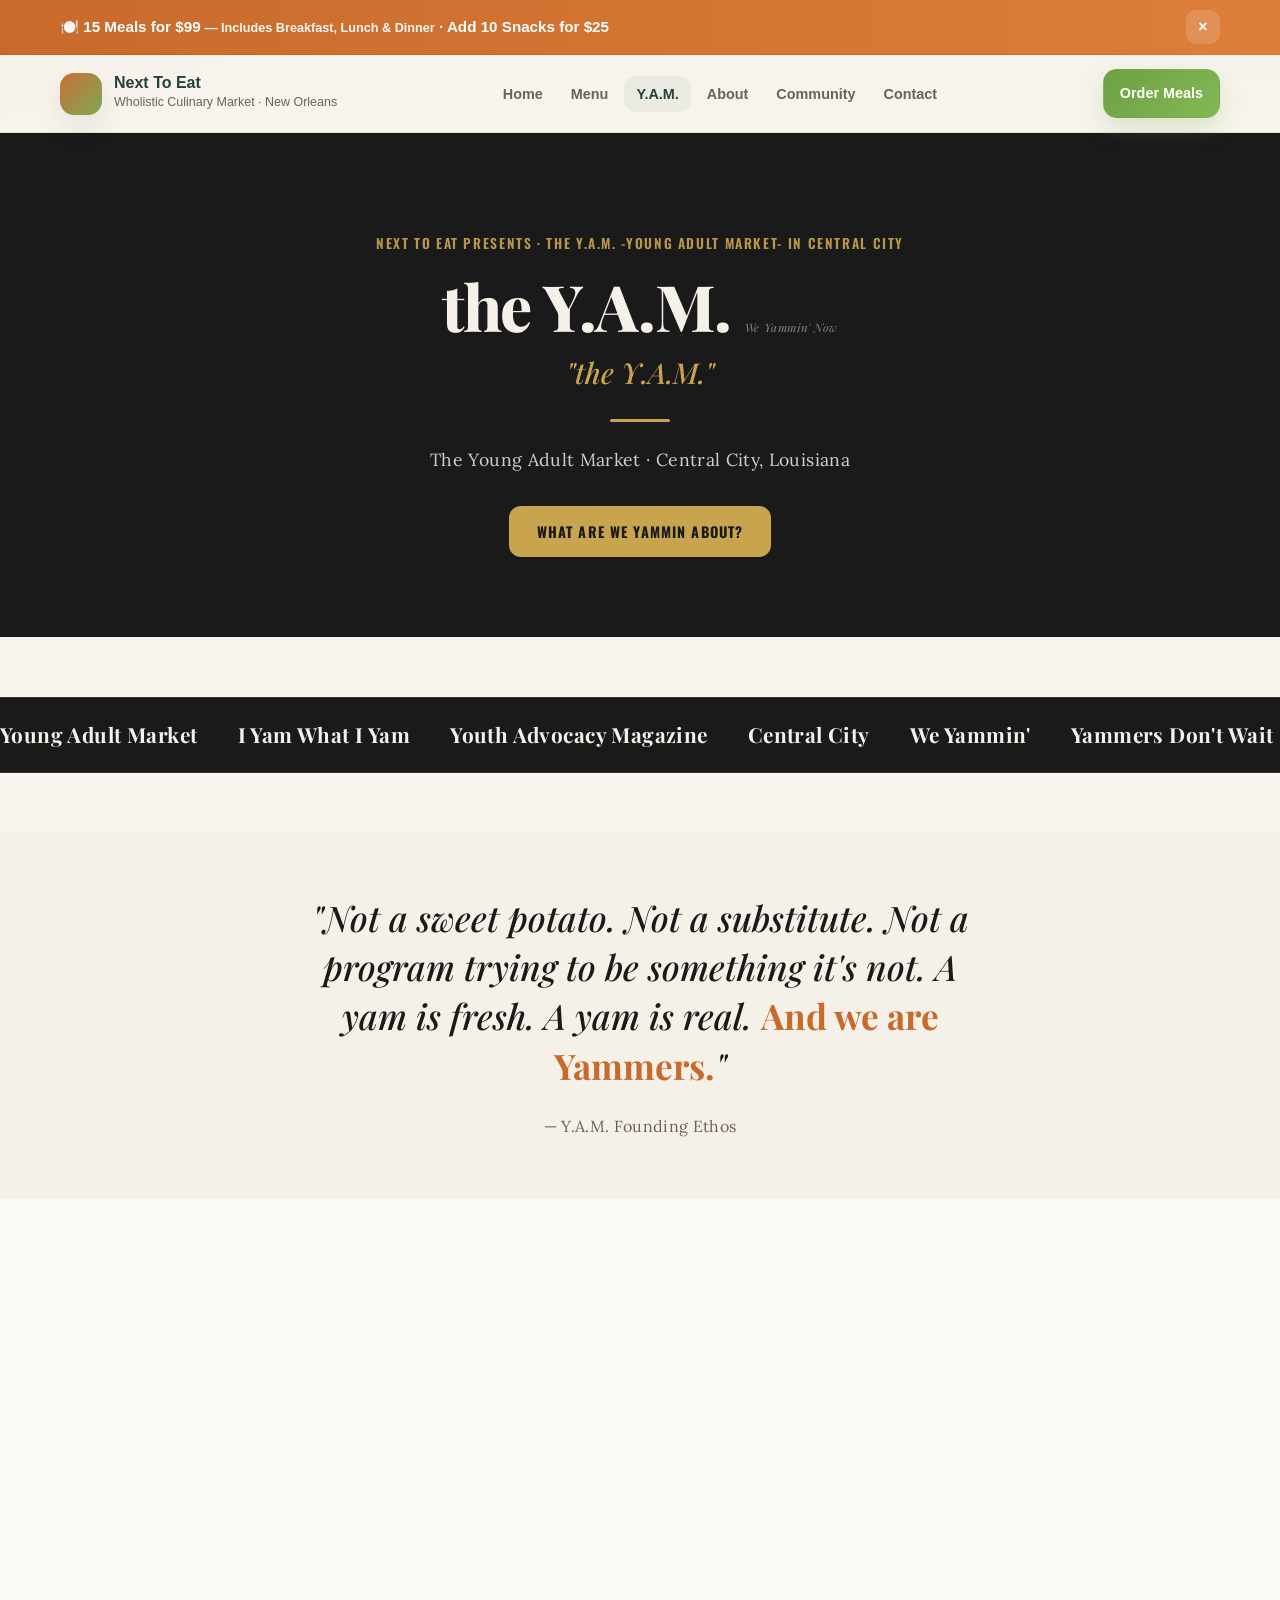
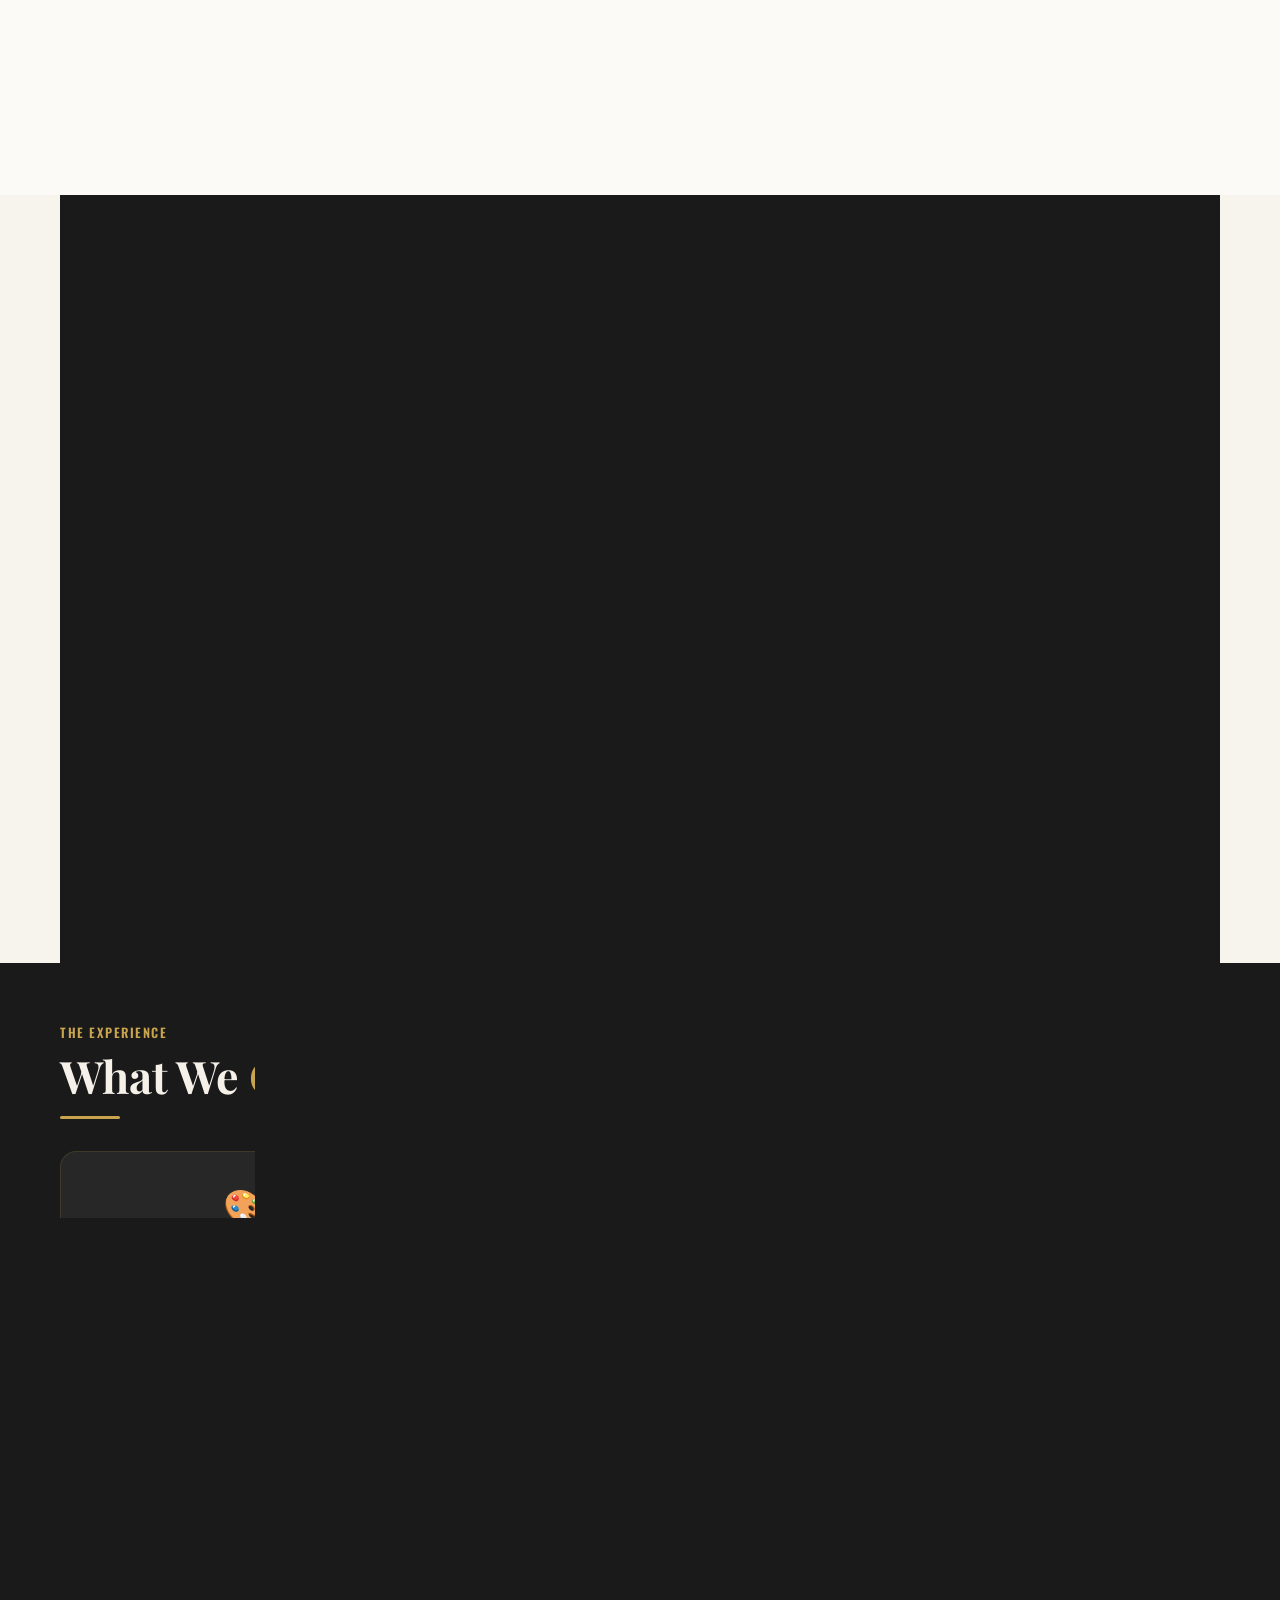
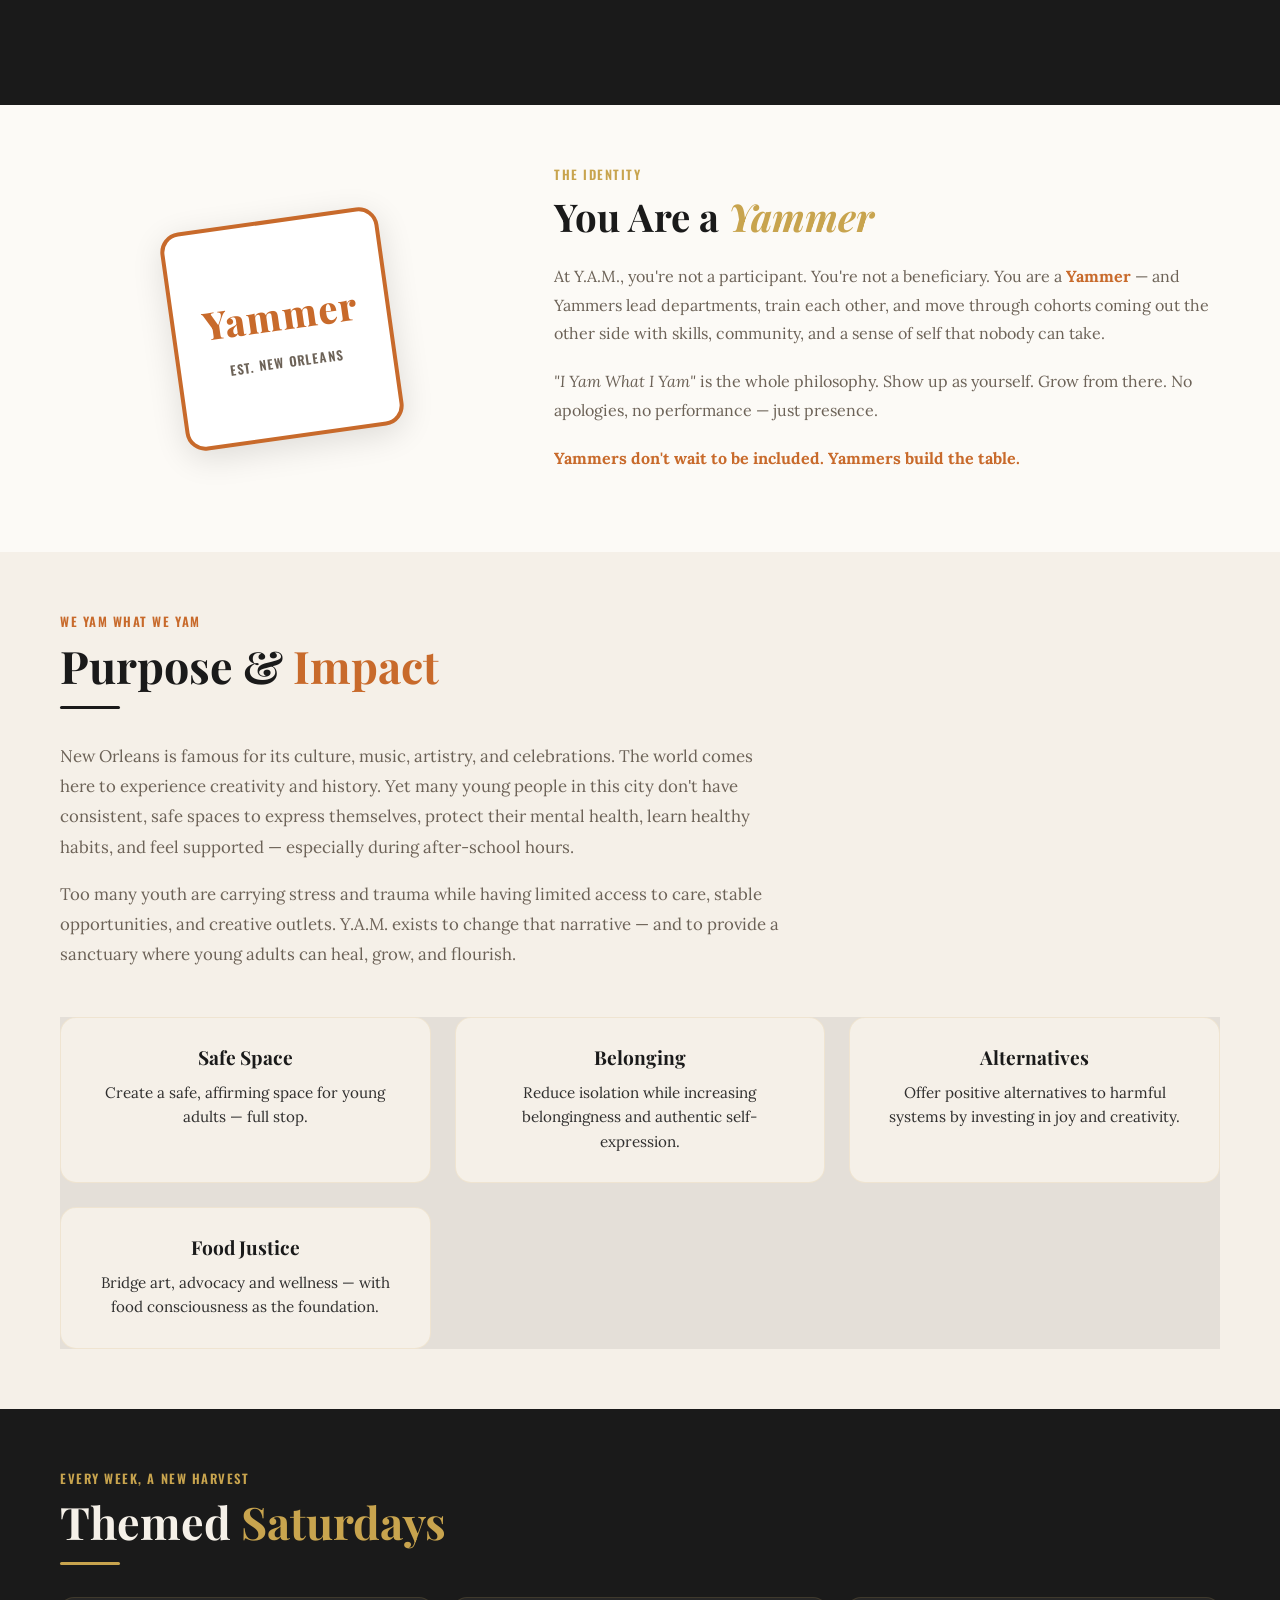
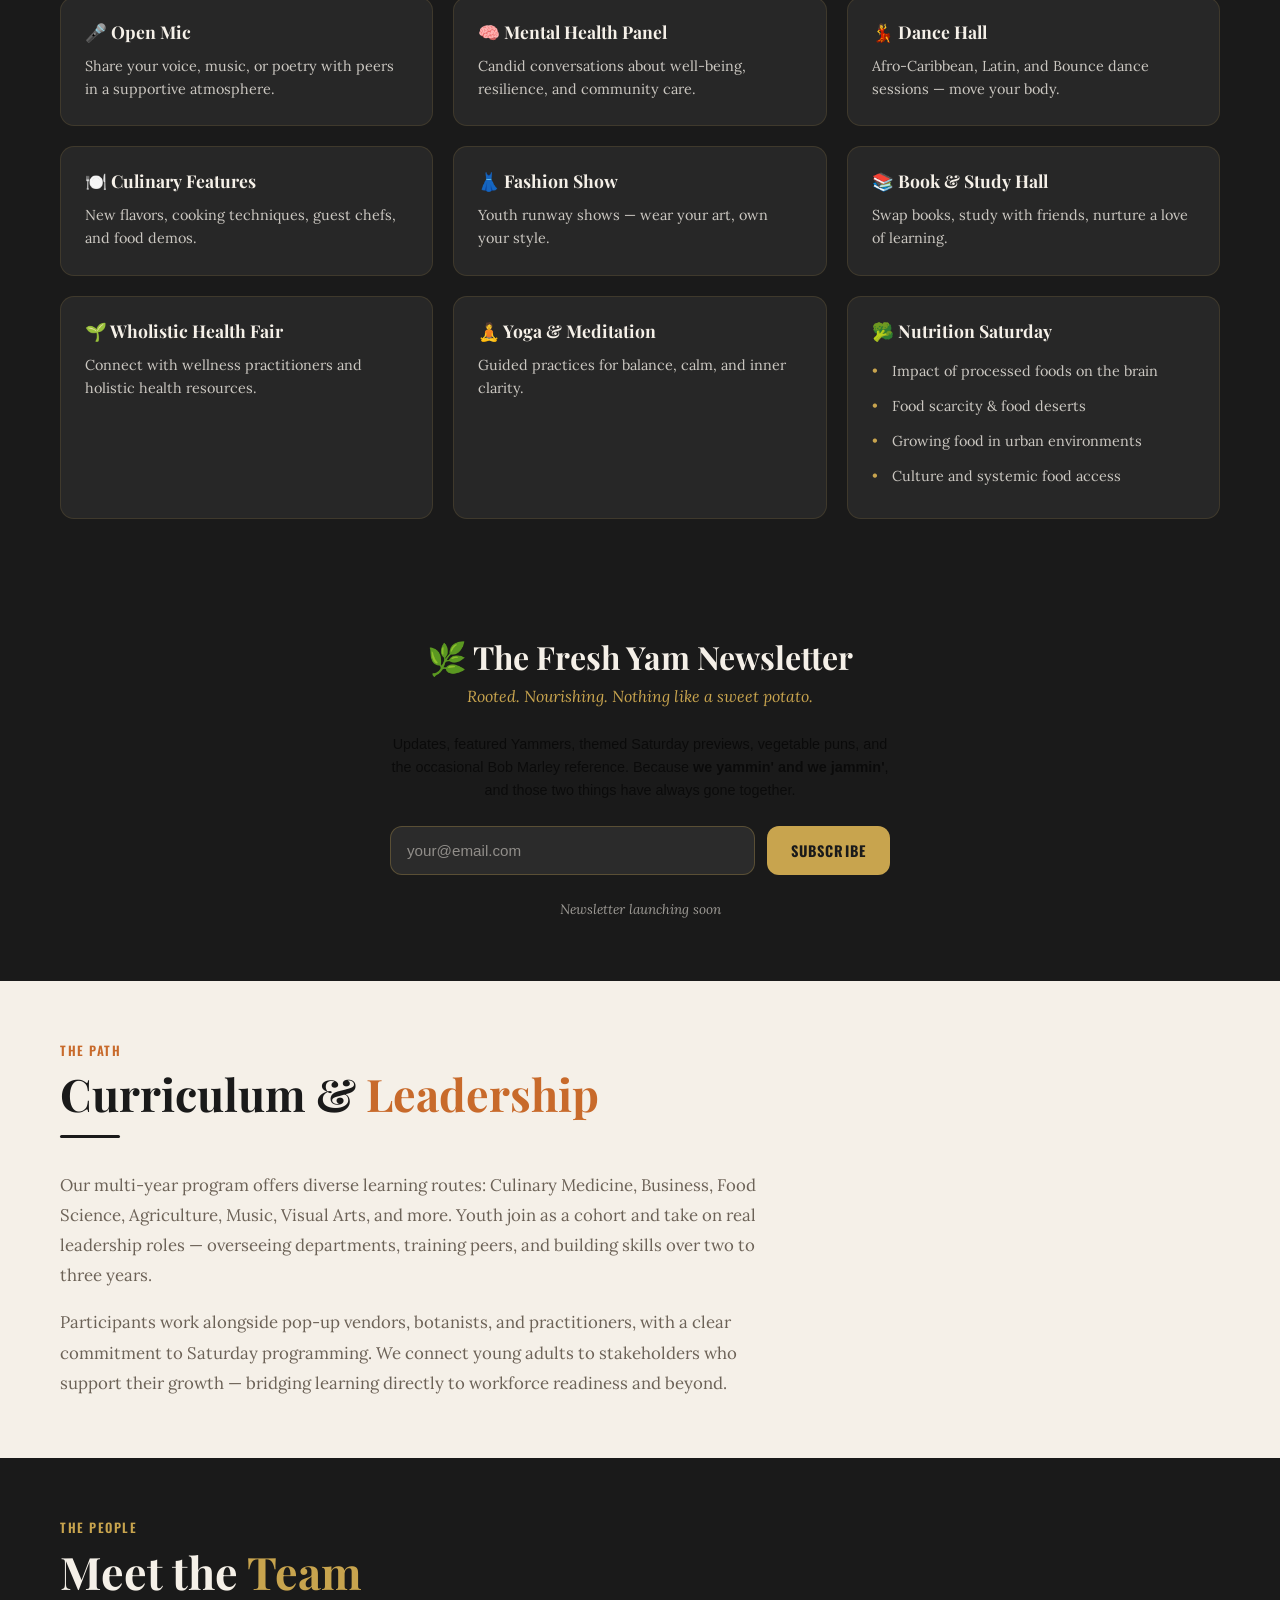
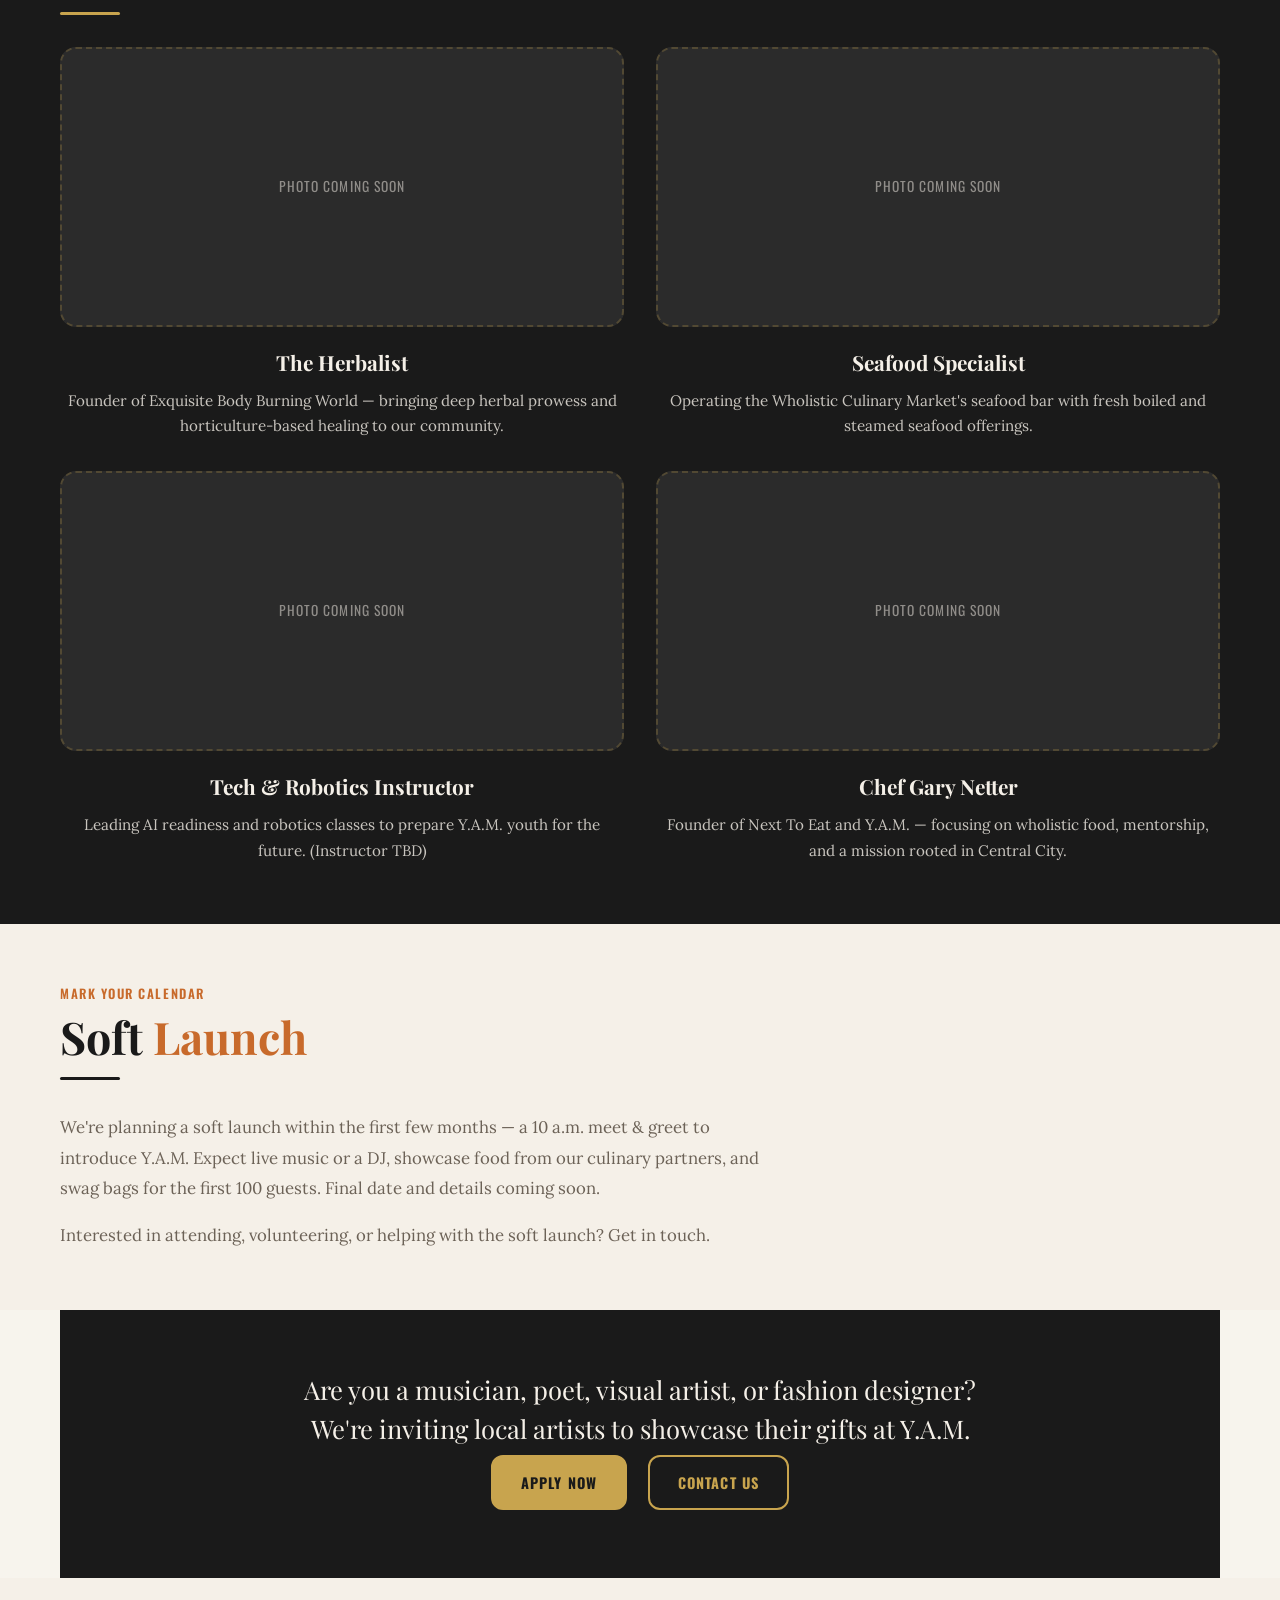
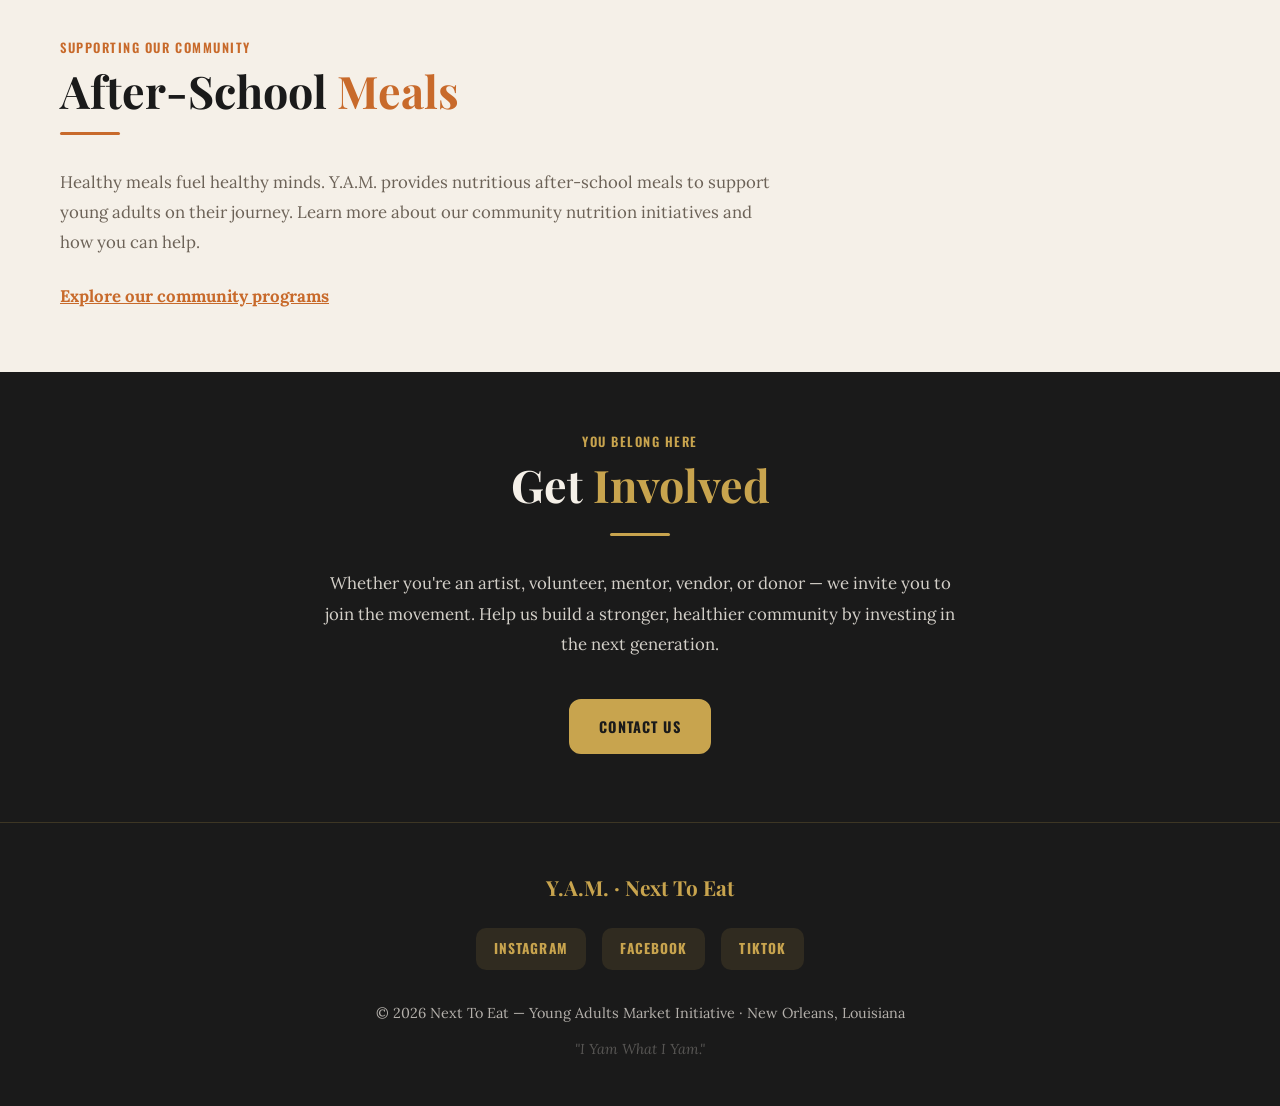
<file: yam.html>
<!DOCTYPE html>
<html lang="en">

<head>
  <meta charset="UTF-8">
  <meta name="viewport" content="width=device-width, initial-scale=1.0">
  <meta name="description" content="The Y.A.M. — Young Adult Market in Central City, New Orleans. A sanctuary for creative expression, leadership, and community healing.">
  <title>the Y.A.M. — Young Adult Market | Next To Eat</title>
  <link rel="preconnect" href="https://fonts.googleapis.com">
  <link rel="preconnect" href="https://fonts.gstatic.com" crossorigin>
  <link href="https://fonts.googleapis.com/css2?family=Playfair+Display:ital,wght@0,400;0,500;0,600;0,700;0,800;0,900;1,400;1,500;1,600;1,700&family=Abril+Fatface&family=Lora:ital,wght@0,400;0,500;0,600;0,700;1,400;1,500;1,600;1,700&family=Oswald:wght@400;500;600;700&display=swap" rel="stylesheet">
  <link rel="stylesheet" href="./css/tokens.css">
  <link rel="stylesheet" href="./css/base.css">
  <link rel="stylesheet" href="./css/yam.css">
</head>

<body>

  <!-- ─── PROMO BAR ─── -->
  <div class="promo">
    <div class="container">
      <div class="inner">
        <div>🍽️ 15 Meals for <strong>$99</strong> <small>— Includes Breakfast, Lunch & Dinner</small> <span>· Add 10 Snacks for <strong>$25</strong></span></div>
        <button class="promo-close" aria-label="Dismiss promo">×</button>
      </div>
    </div>
  </div>

  <!-- ─── SITE HEADER / NAV ─── -->
  <header class="site-header has-promo">
    <div class="container">
      <nav class="nav-bar">
        <a href="index.html" class="brand">
          <div class="logo-mark"></div>
          <div class="brand-text">
            <b>Next To Eat</b>
            <span>Wholistic Culinary Market · New Orleans</span>
          </div>
        </a>

        <ul class="nav-links">
          <li><a href="index.html">Home</a></li>
          <li><a href="menu.html">Menu</a></li>
          <li><a href="yam.html" class="active">Y.A.M.</a></li>
          <li><a href="about.html">About</a></li>
          <li><a href="community.html">Community</a></li>
          <li><a href="contact.html">Contact</a></li>
        </ul>

        <div class="nav-actions">
          <a class="btn btn-primary" href="https://www.nexttoeat.com/meal-solutions" target="_blank" rel="noopener">Order Meals</a>
          <button class="hamburger" aria-label="Open mobile menu">
            <span></span>
            <span></span>
            <span></span>
          </button>
        </div>
      </nav>
    </div>
  </header>

  <!-- ─── MOBILE NAV DRAWER ─── -->
  <nav class="mobile-nav">
    <div class="mobile-nav-panel">
      <button class="mobile-nav-close">×</button>
      <ul class="mobile-nav-links">
        <li><a href="index.html">Home</a></li>
        <li><a href="menu.html">Menu</a></li>
        <li><a href="yam.html" class="active">Y.A.M.</a></li>
        <li><a href="about.html">About</a></li>
        <li><a href="community.html">Community</a></li>
        <li><a href="contact.html">Contact</a></li>
      </ul>
    </div>
  </nav>

  <!-- ─── HERO ─── -->
  <header class="hero">
    <div class="hero-eyebrow">Next to Eat Presents · the Y.A.M. -Young Adult Market- in Central City</div>
    <h1 class="hero-title">
      the Y.A.M.
      <span style="font-size: 0.18em; letter-spacing: 0.05em; font-style: italic; font-weight: 400; color: rgba(245,240,232,0.5);">We Yammin' Now</span>
    </h1>
    <p class="hero-tagline">"the Y.A.M."</p>
    <div class="hero-divider"></div>
    <p class="hero-sub">The Young Adult Market · Central City, Louisiana</p>
    <a href="#weyamwhatweyam" class="hero-cta">What are we yammin about?</a>
  </header>

  <!-- ─── MARQUEE ─── -->
  <div class="marquee-band" aria-hidden="true">
    <div class="marquee-track">
      <span>Young Adult Market</span>
      <span>I Yam What I Yam</span>
      <span>Youth Advocacy Magazine</span>
      <span>Central City</span>
      <span>We Yammin'</span>
      <span>Yammers Don't Wait</span>
      <span>Young Audience Marketplace</span>
      <span>Fresh. Real. Rooted.</span>
      <span>Young Adult Market</span>
      <span>I Yam What I Yam</span>
      <span>Youth Advocacy Magazine</span>
      <span>Central City</span>
      <span>We Yammin'</span>
      <span>Yammers Don't Wait</span>
      <span>Young Audience Marketplace</span>
      <span>Fresh. Real. Rooted.</span>
    </div>
  </div>

  <!-- ─── OPENING QUOTE ─── -->
  <section class="intro-quote">
    <blockquote>
      "Not a sweet potato. Not a substitute. Not a program trying to be something it's not. A yam is fresh. A yam is
      real. <strong>And we are Yammers.</strong>"
    </blockquote>
    <cite>— Y.A.M. Founding Ethos</cite>
  </section>

  <!-- ─── WHY YAM EXISTS ─── -->
  <section class="origin-section">
    <div class="container">
      <div class="origin-inner fade-in">
        <div class="origin-left">
          <div class="section-label">The Origin</div>
          <h2 class="section-title" style="text-align:left; margin-bottom:1.5rem;">Why Y.A.M. <span class="title-accent">Exists</span></h2>
          <p>
            <span class="big-initial">G</span>
            od put it in Gary Netter's heart to create Y.A.M. — because he's trying to be the person he was looking for
            when he was younger.
          </p>
          <p>This isn't a grant-funded initiative looking for a mission statement. This is a man who traveled the world,
            cooked for important people, built something — and then heard a calling: <em>come back</em>. Come back to
            Central City. Come back to your people. Come back and build what wasn't there when you needed it.</p>
          <p>Gary already fought the food desert in the neighborhood he grew up in. Now he's moving the Wholistic Culinary
            Market to <strong>Oretha Castle Haley Boulevard</strong> — a street where Black people were once allowed to
            shop but not allowed to work. He's not just opening a building. He's closing a loop that's been open for
            generations.</p>
        </div>
        <div class="origin-right">
          <p>"Real progress starts when we stop waiting to be included and start investing in ourselves."</p>
          <p>"GOD put it in my heart to create Y.A.M. because I'm trying to be the person I was looking for when I was
            younger."</p>
          <p class="origin-attr">— Chef Gary Netter, Founder</p>
        </div>
      </div>
    </div>
  </section>

  <!-- ─── WHAT IS YAM ─── -->
  <div class="container">
    <div class="identity-block fade-in">
      <div class="section-label">The Identity</div>
      <h2 class="section-title" style="color:var(--cream);">What Is <span class="title-accent">Y.A.M.</span>?</h2>
      <div class="section-rule"></div>
      <div class="yam-acronym">
        <div class="acronym-item">
          <span class="acronym-letter">Y</span>
          <span class="acronym-word">Young</span>
          <span class="acronym-also">Youth Advocacy</span>
        </div>
        <div class="acronym-item">
          <span class="acronym-letter">A</span>
          <span class="acronym-word">Adults</span>
          <span class="acronym-also">Audience</span>
        </div>
        <div class="acronym-item">
          <span class="acronym-letter">M</span>
          <span class="acronym-word">Market</span>
          <span class="acronym-also">Magazine · Marketplace</span>
        </div>
      </div>
      <p class="identity-note">It contains multitudes — just like a yam.</p>
    </div>
  </div>

  <!-- ─── ETHOS QUOTE ─── -->
  <div class="container">
    <div class="ethos-quote fade-in">
      <p>Bob Marley didn't just make music. He made a <strong>movement feel like a Sunday morning</strong>. That's the
        frequency Y.A.M. is tuned to. We're not here to fix kids — we're here to <em>be</em> with them.</p>
    </div>
  </div>

  <!-- ─── WHAT WE OFFER ─── -->
  <section class="section-dark fade-in">
    <div class="container">
      <div class="section-label">The Experience</div>
      <h2 class="section-title">What We <span class="title-accent">Offer</span></h2>
      <div class="section-rule"></div>
      <div class="features-grid">
        <div class="feature-item">
          <span class="feature-icon">🎨</span>
          <h3>Entrepreneurship</h3>
          <p>Showcase business ideas, crafts, art, music, poetry and fashion in a marketplace that embraces innovation and
            creativity.</p>
        </div>
        <div class="feature-item">
          <span class="feature-icon">🌿</span>
          <h3>Healing & Wellness</h3>
          <p>An apothecary, herbalist space, horticulture workshops, and wholistic living conversations — for body, mind,
            and spirit.</p>
        </div>
        <div class="feature-item">
          <span class="feature-icon">🤖</span>
          <h3>AI & Robotics</h3>
          <p>AI readiness, robotics, and technology classes preparing young people for the future — on their own terms.
          </p>
        </div>
        <div class="feature-item">
          <span class="feature-icon">🍳</span>
          <h3>Cooking & Culture</h3>
          <p>Hands-on cooking classes with guest chefs, culinary medicine, and deep dives into food consciousness and food
            justice.</p>
        </div>
        <div class="feature-item">
          <span class="feature-icon">🎵</span>
          <h3>Music & Movement</h3>
          <p>Live bands, music classes, dance sessions, open mics — because expression is a form of healing.</p>
        </div>
        <div class="feature-item">
          <span class="feature-icon">🧠</span>
          <h3>Mental Health</h3>
          <p>Honest conversations, summits, and peer support focused on resilience, mental well-being, and finding
            fellowship.</p>
        </div>
      </div>
    </div>
  </section>

  <!-- ─── YAMMER IDENTITY ─── -->
  <section class="yammer-section fade-in">
    <div class="container">
      <div class="yammer-inner">
        <div class="yammer-left">
          <div class="yammer-stamp">
            <span class="stamp-main">Yammer</span>
            <span class="stamp-sub">Est. New Orleans</span>
          </div>
        </div>
        <div class="yammer-right">
          <div class="section-label">The Identity</div>
          <h2>You Are a <em style="color:var(--gold);">Yammer</em></h2>
          <p>At Y.A.M., you're not a participant. You're not a beneficiary. You are a <strong>Yammer</strong> — and
            Yammers lead departments, train each other, and move through cohorts coming out the other side with skills,
            community, and a sense of self that nobody can take.</p>
          <p><em>"I Yam What I Yam"</em> is the whole philosophy. Show up as yourself. Grow from there. No apologies, no
            performance — just presence.</p>
          <p><strong>Yammers don't wait to be included. Yammers build the table.</strong></p>
        </div>
      </div>
    </div>
  </section>

  <!-- ─── PURPOSE & IMPACT ─── -->
  <section class="section-light fade-in" id="weyamwhatweyam">
    <div class="container">
      <div class="section-label">We yam what we yam</div>
      <h2 class="section-title">Purpose &amp; <span class="title-accent">Impact</span></h2>
      <div class="section-rule" style="background:var(--dark);"></div>
      <div class="section-content">
        <p>New Orleans is famous for its culture, music, artistry, and celebrations. The world comes here to experience
          creativity and history. Yet many young people in this city don't have consistent, safe spaces to express
          themselves, protect their mental health, learn healthy habits, and feel supported — especially during
          after-school hours.</p>
        <p>Too many youth are carrying stress and trauma while having limited access to care, stable opportunities, and
          creative outlets. Y.A.M. exists to change that narrative — and to provide a sanctuary where young adults can
          heal, grow, and flourish.</p>
      </div>
      <div class="features-grid" style="background:rgba(0,0,0,0.07); margin-top:3rem;">
        <div class="feature-item" style="background:var(--cream);">
          <h3 style="color:var(--dark);">Safe Space</h3>
          <p>Create a safe, affirming space for young adults — full stop.</p>
        </div>
        <div class="feature-item" style="background:var(--cream);">
          <h3 style="color:var(--dark);">Belonging</h3>
          <p>Reduce isolation while increasing belongingness and authentic self-expression.</p>
        </div>
        <div class="feature-item" style="background:var(--cream);">
          <h3 style="color:var(--dark);">Alternatives</h3>
          <p>Offer positive alternatives to harmful systems by investing in joy and creativity.</p>
        </div>
        <div class="feature-item" style="background:var(--cream);">
          <h3 style="color:var(--dark);">Food Justice</h3>
          <p>Bridge art, advocacy and wellness — with food consciousness as the foundation.</p>
        </div>
      </div>
    </div>
  </section>

  <!-- ─── THEMED SATURDAYS ─── -->
  <section class="section-dark fade-in">
    <div class="container">
      <div class="section-label">Every Week, A New Harvest</div>
      <h2 class="section-title">Themed <span class="title-accent">Saturdays</span></h2>
      <div class="section-rule"></div>
      <div class="saturdays-grid">
        <div class="saturday-item">
          <h3>🎤 Open Mic</h3>
          <p>Share your voice, music, or poetry with peers in a supportive atmosphere.</p>
        </div>
        <div class="saturday-item">
          <h3>🧠 Mental Health Panel</h3>
          <p>Candid conversations about well-being, resilience, and community care.</p>
        </div>
        <div class="saturday-item">
          <h3>💃 Dance Hall</h3>
          <p>Afro-Caribbean, Latin, and Bounce dance sessions — move your body.</p>
        </div>
        <div class="saturday-item">
          <h3>🍽️ Culinary Features</h3>
          <p>New flavors, cooking techniques, guest chefs, and food demos.</p>
        </div>
        <div class="saturday-item">
          <h3>👗 Fashion Show</h3>
          <p>Youth runway shows — wear your art, own your style.</p>
        </div>
        <div class="saturday-item">
          <h3>📚 Book & Study Hall</h3>
          <p>Swap books, study with friends, nurture a love of learning.</p>
        </div>
        <div class="saturday-item">
          <h3>🌱 Wholistic Health Fair</h3>
          <p>Connect with wellness practitioners and holistic health resources.</p>
        </div>
        <div class="saturday-item">
          <h3>🧘 Yoga & Meditation</h3>
          <p>Guided practices for balance, calm, and inner clarity.</p>
        </div>
        <div class="saturday-item">
          <h3>🥦 Nutrition Saturday</h3>
          <ul>
            <li>Impact of processed foods on the brain</li>
            <li>Food scarcity & food deserts</li>
            <li>Growing food in urban environments</li>
            <li>Culture and systemic food access</li>
          </ul>
        </div>
      </div>
    </div>
  </section>

  <!-- ─── NEWSLETTER ─── -->
  <div class="newsletter-band fade-in">
    <div class="container">
      <h3>🌿 The Fresh Yam Newsletter</h3>
      <p class="tagline-small"><em>Rooted. Nourishing. Nothing like a sweet potato.</em></p>
      <p style="max-width:500px; margin:0 auto 1.5rem; font-size:0.9rem; color:rgba(0,0,0,0.6);">Updates, featured
        Yammers, themed Saturday previews, vegetable puns, and the occasional Bob Marley reference. Because <strong>we
          yammin' and we jammin'</strong>, and those two things have always gone together.</p>
      <div class="newsletter-form">
        <input type="email" placeholder="your@email.com" aria-label="Email address">
        <button type="button">Subscribe</button>
      </div>
      <p class="newsletter-note">Newsletter launching soon</p>
    </div>
  </div>

  <!-- ─── CURRICULUM ─── -->
  <section class="section-light fade-in">
    <div class="container">
      <div class="section-label">The Path</div>
      <h2 class="section-title">Curriculum &amp; <span class="title-accent">Leadership</span></h2>
      <div class="section-rule" style="background:var(--dark);"></div>
      <div class="section-content">
        <p>Our multi-year program offers diverse learning routes: Culinary Medicine, Business, Food Science, Agriculture,
          Music, Visual Arts, and more. Youth join as a cohort and take on real leadership roles — overseeing departments,
          training peers, and building skills over two to three years.</p>
        <p>Participants work alongside pop-up vendors, botanists, and practitioners, with a clear commitment to Saturday
          programming. We connect young adults to stakeholders who support their growth — bridging learning directly to
          workforce readiness and beyond.</p>
      </div>
    </div>
  </section>

  <!-- ─── TEAM ─── -->
  <section class="section-dark fade-in">
    <div class="container">
      <div class="section-label">The People</div>
      <h2 class="section-title">Meet the <span class="title-accent">Team</span></h2>
      <div class="section-rule"></div>
      <div class="team-grid">
        <div class="team-member">
          <div class="team-photo-placeholder">
            <span>Photo Coming Soon</span>
          </div>
          <h4>The Herbalist</h4>
          <p>Founder of Exquisite Body Burning World — bringing deep herbal prowess and horticulture-based healing to our
            community.</p>
        </div>
        <div class="team-member">
          <div class="team-photo-placeholder">
            <span>Photo Coming Soon</span>
          </div>
          <h4>Seafood Specialist</h4>
          <p>Operating the Wholistic Culinary Market's seafood bar with fresh boiled and steamed seafood offerings.</p>
        </div>
        <div class="team-member">
          <div class="team-photo-placeholder">
            <span>Photo Coming Soon</span>
          </div>
          <h4>Tech & Robotics Instructor</h4>
          <p>Leading AI readiness and robotics classes to prepare Y.A.M. youth for the future. (Instructor TBD)</p>
        </div>
        <div class="team-member">
          <div class="team-photo-placeholder">
            <span>Photo Coming Soon</span>
          </div>
          <h4>Chef Gary Netter</h4>
          <p>Founder of Next To Eat and Y.A.M. — focusing on wholistic food, mentorship, and a mission rooted in Central
            City.</p>
        </div>
      </div>
    </div>
  </section>

  <!-- ─── SOFT LAUNCH ─── -->
  <section class="section-light fade-in">
    <div class="container">
      <div class="section-label">Mark Your Calendar</div>
      <h2 class="section-title">Soft <span class="title-accent">Launch</span></h2>
      <div class="section-rule" style="background:var(--dark);"></div>
      <div class="section-content">
        <p>We're planning a soft launch within the first few months — a 10 a.m. meet & greet to introduce Y.A.M. Expect
          live music or a DJ, showcase food from our culinary partners, and swag bags for the first 100 guests. Final date
          and details coming soon.</p>
        <p>Interested in attending, volunteering, or helping with the soft launch? <a href="contact.html">Get in touch</a>.
        </p>
      </div>
    </div>
  </section>

  <!-- ─── CALL FOR ARTISTS ─── -->
  <div class="container">
    <div class="ethos-quote fade-in" style="background:var(--dark);">
      <p style="font-size:clamp(1rem,2.5vw,1.6rem);">Are you a musician, poet, visual artist, or fashion designer? We're
        inviting local artists to showcase their gifts at Y.A.M.</p>
      <a href="contact.html" class="cta-button" style="margin-top:0.5rem;">Apply Now</a>
      <a href="contact.html" class="cta-button outline">Contact Us</a>
    </div>
  </div>

  <!-- ─── AFTER-SCHOOL MEALS CALLOUT ─── -->
  <section class="section-light fade-in">
    <div class="container">
      <div class="section-label">Supporting Our Community</div>
      <h2 class="section-title" style="color: var(--dark);">After-School <span class="title-accent">Meals</span></h2>
      <div class="section-rule" style="background:var(--accent);"></div>
      <div class="section-content">
        <p>Healthy meals fuel healthy minds. Y.A.M. provides nutritious after-school meals to support young adults on their journey. Learn more about our community nutrition initiatives and how you can help.</p>
        <p style="margin-top: 1.5rem;"><a href="community.html" style="color: var(--accent); font-weight: 700; text-decoration: underline;">Explore our community programs</a></p>
      </div>
    </div>
  </section>

  <!-- ─── GET INVOLVED ─── -->
  <section class="involved-section fade-in">
    <div class="container">
      <div class="section-label">You Belong Here</div>
      <h2 class="section-title" style="color:var(--cream); margin-bottom:0.5rem;">Get <span class="title-accent">Involved</span></h2>
      <div class="section-rule"></div>
      <p>Whether you're an artist, volunteer, mentor, vendor, or donor — we invite you to join the movement. Help us build
        a stronger, healthier community by investing in the next generation.</p>
      <a href="contact.html" class="cta-button">Contact Us</a>
    </div>
  </section>

  <!-- ─── FOOTER ─── -->
  <footer class="yam-footer">
    <div class="container">
      <div class="footer-brand">Y.A.M. · Next To Eat</div>
      <div class="social-links">
        <a href="https://www.instagram.com/nexttoeat" target="_blank" rel="noopener noreferrer">Instagram</a>
        <a href="https://www.facebook.com/nexttoeat" target="_blank" rel="noopener noreferrer">Facebook</a>
        <a href="https://www.tiktok.com/@nexttoeat" target="_blank" rel="noopener noreferrer">TikTok</a>
      </div>
      <p>&copy; <span id="footer-year">2026</span> Next To Eat — Young Adults Market Initiative · New Orleans, Louisiana</p>
      <p style="margin-top:0.5rem;font-style:italic;opacity:0.4;">"I Yam What I Yam."</p>
    </div>
  </footer>

  <script src="./js/site.js"></script>
  <script src="./js/yam.js"></script>

</body>

</html>
</file>
<file: css/tokens.css>
/* ─── NEXT TO EAT — UNIFIED DESIGN TOKENS ─── */

:root {
  /* Palette */
  --cream: #f5f0e8;
  --dark: #1a1a1a;
  --primary: #24423a;
  --secondary: #6e9f45;
  --accent: #c86a2b;
  --accent-dark: #a55520;
  --gold: #c8a44e;
  --panel: #ffffff;
  --panel-soft: #fcfaf6;
  --muted: #6c6257;
  --line: #e6ddd1;
  --highlight: #f3e4c8;
  --text: #2f2a24;
  --bg: #f7f4ed;

  /* Typography */
  --font-display: 'Playfair Display', Georgia, serif;
  --font-body: 'Lora', Georgia, serif;
  --font-label: 'Oswald', 'Arial Narrow', sans-serif;
  --font-ui: -apple-system, BlinkMacSystemFont, 'Segoe UI', Roboto, Helvetica, Arial, sans-serif;

  /* Layout */
  --max-width: 1160px;
  --radius: 18px;
  --shadow: 0 12px 28px rgba(0, 0, 0, 0.08);
}
</file>
<file: css/base.css>
/* ─── NEXT TO EAT — SHARED BASE STYLES ─── */

/* Reset */
*, *::before, *::after { box-sizing: border-box; }
html { scroll-behavior: smooth; }
body {
  margin: 0;
  font-family: var(--font-ui);
  color: var(--text);
  background:
    radial-gradient(900px 400px at 0% 0%, rgba(200,106,43,0.08), transparent 45%),
    radial-gradient(800px 300px at 100% 0%, rgba(110,159,69,0.08), transparent 40%),
    var(--bg);
  line-height: 1.6;
}
a { color: inherit; text-decoration: none; }
h1, h2, h3, h4 { margin: 0; line-height: 1.15; }
p { margin: 0 0 1em; }
p:last-child { margin-bottom: 0; }
img { max-width: 100%; display: block; }

/* Skip link */
.skip { position: absolute; left: -9999px; top: auto; }
.skip:focus {
  left: 16px; top: 16px;
  background: #fff; color: #000;
  padding: 10px 12px; border-radius: 10px;
  border: 1px solid #ccc; z-index: 9999;
}

/* Container */
.container {
  width: min(var(--max-width), calc(100% - 32px));
  margin: 0 auto;
}

/* ─── PROMO BAR ─── */
.promo {
  position: sticky;
  top: 0;
  z-index: 200;
  background: linear-gradient(90deg, var(--accent), #dd7e3a);
  color: #fff;
  border-bottom: 1px solid rgba(0,0,0,0.08);
}
.promo .inner {
  display: flex;
  align-items: center;
  justify-content: space-between;
  gap: 12px;
  padding: 10px 0;
  font-weight: 800;
  font-size: 0.95rem;
  font-family: var(--font-ui);
}
.promo small { opacity: 0.95; font-weight: 700; }
.promo-close {
  border: 0;
  background: rgba(255,255,255,0.15);
  color: #fff;
  width: 34px; height: 34px;
  border-radius: 10px;
  cursor: pointer;
  font-size: 1rem;
  font-weight: 900;
  flex-shrink: 0;
}
.promo-close:hover { background: rgba(255,255,255,0.25); }

/* ─── SITE NAV ─── */
.site-header {
  position: sticky;
  top: 0;
  z-index: 180;
  background: rgba(247,244,237,0.92);
  backdrop-filter: blur(10px);
  border-bottom: 1px solid var(--line);
  transition: top 0.3s ease;
}
.site-header.has-promo { top: 54px; }

.nav-bar {
  display: flex;
  align-items: center;
  justify-content: space-between;
  gap: 18px;
  padding: 14px 0;
}

.brand {
  display: flex;
  align-items: center;
  gap: 12px;
  min-width: 0;
  text-decoration: none;
}
.logo-mark {
  width: 42px; height: 42px;
  border-radius: 14px;
  background: linear-gradient(135deg, rgba(200,106,43,0.95), rgba(110,159,69,0.9));
  box-shadow: var(--shadow);
  flex: 0 0 auto;
}
.brand-text b {
  display: block;
  color: var(--primary);
  font-size: 1rem;
  line-height: 1.1;
  font-family: var(--font-ui);
}
.brand-text span {
  display: block;
  color: var(--muted);
  font-size: 0.78rem;
  margin-top: 2px;
  white-space: nowrap;
  overflow: hidden;
  text-overflow: ellipsis;
}

/* Desktop nav links */
.nav-links {
  list-style: none;
  display: flex;
  gap: 4px;
  margin: 0;
  padding: 0;
  align-items: center;
}
.nav-links a {
  padding: 10px 12px;
  border-radius: 12px;
  color: var(--muted);
  font-weight: 700;
  font-size: 0.9rem;
  transition: background 0.15s, color 0.15s;
}
.nav-links a:hover,
.nav-links a.active {
  background: rgba(36,66,58,0.06);
  color: var(--primary);
}
.nav-links a.active {
  color: var(--primary);
  font-weight: 800;
}

.nav-actions {
  display: flex;
  gap: 10px;
  align-items: center;
}

/* Hamburger button */
.hamburger {
  display: none;
  background: none;
  border: 1px solid var(--line);
  border-radius: 10px;
  width: 42px; height: 42px;
  cursor: pointer;
  flex-direction: column;
  align-items: center;
  justify-content: center;
  gap: 5px;
  padding: 0;
}
.hamburger span {
  display: block;
  width: 20px;
  height: 2px;
  background: var(--primary);
  border-radius: 2px;
  transition: transform 0.3s, opacity 0.3s;
}
.hamburger.open span:nth-child(1) { transform: rotate(45deg) translate(5px, 5px); }
.hamburger.open span:nth-child(2) { opacity: 0; }
.hamburger.open span:nth-child(3) { transform: rotate(-45deg) translate(5px, -5px); }

/* Mobile nav drawer */
.mobile-nav {
  display: none;
  position: fixed;
  top: 0; left: 0; right: 0; bottom: 0;
  background: rgba(0,0,0,0.4);
  z-index: 300;
  opacity: 0;
  transition: opacity 0.3s;
}
.mobile-nav.open {
  display: block;
  opacity: 1;
}
.mobile-nav-panel {
  position: absolute;
  top: 0; right: 0;
  width: min(320px, 85vw);
  height: 100%;
  background: var(--panel);
  box-shadow: -4px 0 24px rgba(0,0,0,0.15);
  padding: 24px;
  display: flex;
  flex-direction: column;
  gap: 8px;
  overflow-y: auto;
  transform: translateX(100%);
  transition: transform 0.3s ease;
}
.mobile-nav.open .mobile-nav-panel {
  transform: translateX(0);
}
.mobile-nav-close {
  align-self: flex-end;
  background: none;
  border: 1px solid var(--line);
  border-radius: 10px;
  width: 42px; height: 42px;
  cursor: pointer;
  font-size: 1.2rem;
  color: var(--muted);
  margin-bottom: 12px;
}
.mobile-nav-links {
  list-style: none;
  padding: 0;
  margin: 0;
  display: flex;
  flex-direction: column;
  gap: 4px;
}
.mobile-nav-links a {
  display: block;
  padding: 14px 16px;
  border-radius: 12px;
  color: var(--text);
  font-weight: 700;
  font-size: 1.05rem;
  transition: background 0.15s;
}
.mobile-nav-links a:hover,
.mobile-nav-links a.active {
  background: rgba(36,66,58,0.06);
  color: var(--primary);
}
.mobile-nav-cta {
  margin-top: 16px;
  display: flex;
  flex-direction: column;
  gap: 10px;
}

/* ─── BUTTONS ─── */
.btn {
  display: inline-flex;
  align-items: center;
  justify-content: center;
  gap: 8px;
  padding: 12px 16px;
  border-radius: 14px;
  border: 1px solid transparent;
  font-weight: 800;
  font-family: var(--font-ui);
  font-size: 0.9rem;
  cursor: pointer;
  text-decoration: none;
  transition: transform 0.08s ease, background 0.2s ease, border-color 0.2s ease;
}
.btn:hover { transform: translateY(-1px); }
.btn:active { transform: translateY(0); }

.btn-primary {
  background: linear-gradient(135deg, var(--secondary), #82b954);
  color: #fff;
  box-shadow: 0 10px 24px rgba(110,159,69,0.22);
}
.btn-primary:hover { background: linear-gradient(135deg, #628e3d, #76a94d); }

.btn-accent {
  background: linear-gradient(135deg, var(--accent), #dd7e3a);
  color: #fff;
  box-shadow: 0 10px 24px rgba(200,106,43,0.2);
}
.btn-accent:hover { background: linear-gradient(135deg, var(--accent-dark), #c86a2b); }

.btn-ghost {
  background: #fff;
  color: var(--primary);
  border-color: var(--line);
}
.btn-ghost:hover { background: var(--panel-soft); }

.btn-full { width: 100%; }

/* ─── SECTION PATTERNS ─── */
.section-dark {
  background: var(--dark);
  color: var(--cream);
  padding: 60px 0;
}
.section-light {
  background: var(--cream);
  color: var(--dark);
  padding: 60px 0;
}
.section-white {
  background: var(--panel);
  padding: 60px 0;
}
.section-label {
  font-family: var(--font-label);
  font-size: 0.8rem;
  font-weight: 600;
  letter-spacing: 0.12em;
  text-transform: uppercase;
  color: var(--gold);
  margin-bottom: 0.5rem;
}
.section-dark .section-label { color: var(--gold); }
.section-light .section-label { color: var(--accent); }

.section-title {
  font-family: var(--font-display);
  font-size: clamp(1.8rem, 3.5vw, 2.8rem);
  font-weight: 700;
  line-height: 1.1;
  margin-bottom: 1rem;
}
.section-dark .section-title { color: var(--cream); }
.title-accent { color: var(--gold); }
.section-light .title-accent { color: var(--accent); }

.section-rule {
  width: 60px; height: 3px;
  background: var(--gold);
  border-radius: 2px;
  margin-bottom: 2rem;
}
.section-dark .section-rule { background: var(--gold); }
.section-light .section-rule { background: var(--accent); }

.section-content {
  max-width: 720px;
  font-family: var(--font-body);
  font-size: 1.05rem;
  line-height: 1.8;
  color: var(--muted);
}
.section-dark .section-content { color: rgba(245,240,232,0.8); }

/* ─── CARDS ─── */
.card {
  background: var(--panel);
  border: 1px solid rgba(0,0,0,0.04);
  border-radius: var(--radius);
  box-shadow: var(--shadow);
}
.card.panel { padding: 22px; }

/* ─── CHIPS ─── */
.chip {
  display: inline-flex;
  align-items: center;
  gap: 8px;
  padding: 8px 12px;
  border-radius: 999px;
  background: #fff;
  border: 1px solid var(--line);
  color: var(--muted);
  font-weight: 700;
  font-size: 0.85rem;
}
.chip-dot {
  width: 8px; height: 8px;
  border-radius: 999px;
  background: var(--secondary);
  flex: 0 0 auto;
}
.chip-row {
  display: flex;
  flex-wrap: wrap;
  gap: 10px;
  margin-top: 18px;
}

/* ─── GRIDS ─── */
.two-col {
  display: grid;
  grid-template-columns: 1fr 1fr;
  gap: 18px;
}
.three-col {
  display: grid;
  grid-template-columns: repeat(3, 1fr);
  gap: 14px;
}

/* ─── IMAGE PLACEHOLDERS ─── */
.img-placeholder {
  min-height: 240px;
  border-radius: var(--radius);
  border: 2px dashed var(--line);
  display: flex;
  align-items: center;
  justify-content: center;
  font-family: var(--font-label);
  font-size: 0.85rem;
  letter-spacing: 0.08em;
  text-transform: uppercase;
  color: var(--muted);
  background:
    radial-gradient(600px 240px at 25% 20%, rgba(110,159,69,0.08), transparent 45%),
    radial-gradient(600px 240px at 75% 60%, rgba(200,106,43,0.08), transparent 45%),
    linear-gradient(135deg, #f6efe4, #fff);
}
.img-placeholder.tall { min-height: 360px; }
.img-placeholder.short { min-height: 160px; }

/* ─── FORMS ─── */
.field {
  width: 100%;
  padding: 12px 14px;
  border-radius: 12px;
  border: 1px solid var(--line);
  background: #fff;
  font: inherit;
  font-family: var(--font-ui);
  color: var(--text);
}
.field:focus {
  outline: 2px solid rgba(110,159,69,0.15);
  border-color: rgba(110,159,69,0.5);
}
select.field {
  appearance: none;
  background-image: url("data:image/svg+xml,%3Csvg xmlns='http://www.w3.org/2000/svg' width='12' height='8' viewBox='0 0 12 8'%3E%3Cpath d='M1 1l5 5 5-5' stroke='%236c6257' stroke-width='2' fill='none' stroke-linecap='round'/%3E%3C/svg%3E");
  background-repeat: no-repeat;
  background-position: right 14px center;
  padding-right: 36px;
}

/* ─── LISTS ─── */
.check-list {
  list-style: none;
  padding: 0;
  margin: 0;
  display: grid;
  gap: 12px;
}
.check-list li {
  display: flex;
  gap: 12px;
  align-items: flex-start;
  padding: 14px;
  border-radius: 14px;
  background: var(--panel-soft);
  border: 1px solid var(--line);
  color: var(--muted);
}
.check-list li b { color: var(--primary); }
.check-icon {
  width: 18px; height: 18px;
  border-radius: 6px;
  background: rgba(110,159,69,0.14);
  border: 1px solid rgba(110,159,69,0.28);
  flex: 0 0 auto;
  margin-top: 2px;
}

/* ─── STEPS ─── */
.step {
  padding: 18px;
  border-radius: 16px;
  background: var(--panel-soft);
  border: 1px solid var(--line);
}
.step-num {
  display: inline-flex;
  align-items: center;
  justify-content: center;
  width: 30px; height: 30px;
  border-radius: 10px;
  background: rgba(200,106,43,0.12);
  border: 1px solid rgba(200,106,43,0.22);
  color: var(--accent-dark);
  font-weight: 900;
  margin-bottom: 10px;
}

/* ─── QUOTE BLOCK ─── */
.quote-block {
  padding: 22px;
  border-left: 5px solid var(--accent);
  background: linear-gradient(180deg, #fff, #fcf8f1);
  border-radius: 16px;
  box-shadow: var(--shadow);
  border: 1px solid rgba(0,0,0,0.04);
  font-family: var(--font-body);
  font-style: italic;
  color: var(--muted);
  line-height: 1.8;
}
.quote-block strong { font-style: normal; color: var(--primary); }

/* ─── FAQ ACCORDION ─── */
.faq-item {
  background: #fff;
  border: 1px solid var(--line);
  border-radius: 14px;
  padding: 14px 16px;
}
.faq-item + .faq-item { margin-top: 10px; }
.faq-item summary {
  cursor: pointer;
  font-weight: 800;
  color: var(--primary);
  font-family: var(--font-ui);
  list-style: none;
  display: flex;
  justify-content: space-between;
  align-items: center;
}
.faq-item summary::-webkit-details-marker { display: none; }
.faq-item summary::after {
  content: '+';
  font-size: 1.3rem;
  font-weight: 400;
  color: var(--muted);
  transition: transform 0.2s;
}
.faq-item[open] summary::after {
  content: '−';
}
.faq-item p {
  margin: 10px 0 0;
  color: var(--muted);
  font-family: var(--font-body);
  line-height: 1.7;
}

/* ─── FOOTER ─── */
.site-footer {
  margin-top: 24px;
  border-top: 1px solid var(--line);
  background: #f3ede3;
  padding: 48px 0;
}
.footer-grid {
  display: grid;
  grid-template-columns: 1.1fr 0.9fr;
  gap: 40px;
}
.footer-fine {
  color: var(--muted);
  font-size: 0.88rem;
}
.footer-links {
  display: flex;
  flex-wrap: wrap;
  gap: 10px;
  margin-top: 12px;
}
.footer-social {
  display: flex;
  gap: 14px;
  margin-top: 14px;
}
.footer-social a {
  padding: 8px 14px;
  border-radius: 10px;
  background: rgba(36,66,58,0.06);
  color: var(--primary);
  font-weight: 700;
  font-size: 0.85rem;
  transition: background 0.15s;
}
.footer-social a:hover {
  background: rgba(36,66,58,0.12);
}

/* ─── RESPONSIVE ─── */
@media (max-width: 980px) {
  .two-col, .footer-grid { grid-template-columns: 1fr; }
  .three-col { grid-template-columns: 1fr; }
  .nav-links { display: none; }
  .nav-actions .btn-ghost { display: none; }
  .hamburger { display: flex; }
}

@media (max-width: 640px) {
  .section-dark, .section-light, .section-white { padding: 40px 0; }
  .nav-actions .btn { font-size: 0.85rem; padding: 10px 14px; }
}
</file>
<file: css/banner.css>
/* ─────────────────────────────────────────────────────────────────────────
   NEWSPAPER BANNER — RESPONSIVE OVERLAY STYLES
   Newspaper-style announcement with full-screen backdrop, animated entrance,
   and optional "don't show again" persistence.
   ───────────────────────────────────────────────────────────────────────── */

/* ═══════════════════════════════════════════════════════════════════════
   RESET & BASE
   ═══════════════════════════════════════════════════════════════════════ */
.banner-overlay *,
.banner-overlay *::before,
.banner-overlay *::after {
  margin: 0;
  padding: 0;
  box-sizing: border-box;
}

/* ═══════════════════════════════════════════════════════════════════════
   OVERLAY & BACKDROP
   ═══════════════════════════════════════════════════════════════════════ */
.banner-overlay {
  position: fixed;
  inset: 0;
  z-index: 99999;
  display: flex;
  align-items: center;
  justify-content: center;
  overflow: hidden;
  font-family: var(--font-body);
}

.banner-backdrop {
  position: absolute;
  inset: 0;
  background: rgba(26, 26, 26, 0.88);
  opacity: 0;
  animation: bannerBackdropFadeIn 0.6s ease-out forwards;
}

/* ═══════════════════════════════════════════════════════════════════════
   NEWSPAPER CONTAINER
   ═══════════════════════════════════════════════════════════════════════ */
.banner-newspaper {
  position: relative;
  z-index: 2;
  width: clamp(320px, 88vw, 880px);
  max-height: 94vh;
  overflow-y: auto;
  overflow-x: hidden;
  scrollbar-width: thin;
  scrollbar-color: #c4b9a8 var(--cream);

  /* Paper background with subtle texture */
  background:
    repeating-linear-gradient(
      0deg,
      transparent,
      transparent 3px,
      rgba(0, 0, 0, 0.008) 3px,
      rgba(0, 0, 0, 0.008) 4px
    ),
    repeating-linear-gradient(
      90deg,
      transparent,
      transparent 3px,
      rgba(0, 0, 0, 0.006) 3px,
      rgba(0, 0, 0, 0.006) 4px
    ),
    linear-gradient(
      180deg,
      #f7f2ea 0%,
      var(--cream) 20%,
      #f3eee4 80%,
      #ede8df 100%
    );
  background-color: var(--cream);

  /* Paper shadow & depth */
  box-shadow:
    0 1px 2px rgba(0, 0, 0, 0.08),
    0 4px 8px rgba(0, 0, 0, 0.08),
    0 12px 24px rgba(0, 0, 0, 0.12),
    0 24px 48px rgba(0, 0, 0, 0.16),
    inset 0 0 60px rgba(0, 0, 0, 0.025);

  /* Edge aging */
  border: 1px solid rgba(0, 0, 0, 0.06);

  /* Initial state — hidden, ready for spin */
  opacity: 0;
  transform: scale(0.05) rotate(720deg);
  transform-origin: center center;
  will-change: transform, opacity;

  padding: clamp(16px, 3vw, 32px);
  padding-top: clamp(12px, 2vw, 20px);
}

/* Webkit scrollbar styling */
.banner-newspaper::-webkit-scrollbar {
  width: 6px;
}

.banner-newspaper::-webkit-scrollbar-track {
  background: var(--cream);
}

.banner-newspaper::-webkit-scrollbar-thumb {
  background: #c4b9a8;
  border-radius: 3px;
}

/* ═══════════════════════════════════════════════════════════════════════
   SPIN ENTRY ANIMATION
   ═══════════════════════════════════════════════════════════════════════ */
.banner-newspaper.banner-enter {
  animation: bannerNewspaperSpin 1.4s cubic-bezier(0.16, 1, 0.3, 1) forwards;
}

@keyframes bannerNewspaperSpin {
  0% {
    opacity: 0;
    transform: scale(0.05) rotate(720deg);
  }
  8% {
    opacity: 1;
  }
  100% {
    opacity: 1;
    transform: scale(1) rotate(0deg);
  }
}

/* ═══════════════════════════════════════════════════════════════════════
   BOUNCE / SETTLE
   ═══════════════════════════════════════════════════════════════════════ */
.banner-newspaper.banner-bounce {
  animation: bannerNewspaperBounce 0.4s ease-out forwards;
}

@keyframes bannerNewspaperBounce {
  0% {
    transform: scale(1) translateY(0);
  }
  35% {
    transform: scale(1.018) translateY(-3px);
  }
  65% {
    transform: scale(0.997) translateY(1px);
  }
  100% {
    transform: scale(1) translateY(0);
  }
}

/* ═══════════════════════════════════════════════════════════════════════
   EXIT ANIMATION
   ═══════════════════════════════════════════════════════════════════════ */
.banner-newspaper.banner-exit {
  animation: bannerNewspaperExit 0.7s cubic-bezier(0.55, 0, 1, 0.45) forwards;
  pointer-events: none;
}

@keyframes bannerNewspaperExit {
  0% {
    opacity: 1;
    transform: scale(1) rotate(0deg) translateY(0);
  }
  100% {
    opacity: 0;
    transform: scale(0.08) rotate(-600deg) translateY(-120vh);
  }
}

.banner-backdrop.banner-exit {
  animation: bannerBackdropFadeOut 0.6s ease-in forwards;
}

@keyframes bannerBackdropFadeIn {
  from {
    opacity: 0;
  }
  to {
    opacity: 1;
  }
}

@keyframes bannerBackdropFadeOut {
  from {
    opacity: 1;
  }
  to {
    opacity: 0;
  }
}

/* ═══════════════════════════════════════════════════════════════════════
   DISMISS BUTTON
   ═══════════════════════════════════════════════════════════════════════ */
.banner-dismiss {
  position: absolute;
  top: clamp(6px, 1vw, 14px);
  right: clamp(6px, 1vw, 14px);
  z-index: 20;
  width: 44px;
  height: 44px;
  min-width: 44px;
  min-height: 44px;
  border: 2px solid var(--dark);
  border-radius: 4px;
  background: var(--cream);
  color: var(--dark);
  font-size: 22px;
  font-weight: 700;
  line-height: 1;
  cursor: pointer;
  display: flex;
  align-items: center;
  justify-content: center;
  opacity: 0;
  pointer-events: none;
  transition: background 0.2s, color 0.2s, border-color 0.2s;
}

.banner-dismiss:hover,
.banner-dismiss:focus-visible {
  background: var(--dark);
  color: var(--cream);
  outline: 2px solid #cc2027;
  outline-offset: 2px;
}

.banner-dismiss.visible {
  opacity: 1;
  pointer-events: auto;
  animation: bannerDismissFadeIn 0.35s ease-out forwards;
}

@keyframes bannerDismissFadeIn {
  from {
    opacity: 0;
    transform: scale(0.8);
  }
  to {
    opacity: 1;
    transform: scale(1);
  }
}

/* ═══════════════════════════════════════════════════════════════════════
   MASTHEAD
   ═══════════════════════════════════════════════════════════════════════ */
.banner-masthead {
  text-align: center;
  padding-bottom: clamp(8px, 1.5vw, 16px);
}

.banner-meta-row {
  display: flex;
  justify-content: space-between;
  align-items: center;
  font-family: var(--font-body);
  font-size: clamp(0.55rem, 1.2vw, 0.75rem);
  color: #555;
  letter-spacing: 0.06em;
  text-transform: uppercase;
  padding: clamp(4px, 0.8vw, 8px) 0;
  border-bottom: 1px solid rgba(0, 0, 0, 0.15);
  margin-bottom: clamp(8px, 1.5vw, 14px);
}

/* Y.A.M. Logo */
.banner-logo-area {
  margin: clamp(6px, 1vw, 12px) auto;
}

.banner-yam-logo {
  display: block;
  margin: 0 auto;
  width: clamp(100px, 22vw, 200px);
  height: auto;
  object-fit: contain;
  border-radius: 6px;
}

/* Fallback if image missing */
.banner-yam-logo-fallback {
  display: none;
  margin: 0 auto;
  width: clamp(100px, 22vw, 200px);
  height: clamp(100px, 22vw, 200px);
  background: #cc2027;
  border-radius: 50%;
  color: #fff;
  font-family: var(--font-display);
  font-weight: 900;
  font-size: clamp(1.5rem, 5vw, 3rem);
  align-items: center;
  justify-content: center;
  letter-spacing: 0.05em;
}

/* Masthead title */
.banner-title {
  margin: clamp(4px, 0.8vw, 10px) 0 clamp(2px, 0.4vw, 6px);
  line-height: 1;
}

.banner-fresh {
  font-family: var(--font-display);
  font-style: italic;
  font-weight: 500;
  font-size: clamp(1.5rem, 4.5vw, 2.8rem);
  color: var(--dark);
  letter-spacing: 0.02em;
}

.banner-yam-text {
  font-family: var(--font-display);
  font-weight: 900;
  font-size: clamp(2.8rem, 9vw, 5.5rem);
  color: #cc2027;
  letter-spacing: 0.04em;
  display: inline;
}

.banner-subtitle {
  font-family: var(--font-label);
  font-weight: 400;
  font-size: clamp(0.65rem, 1.5vw, 0.95rem);
  letter-spacing: 0.25em;
  text-transform: uppercase;
  color: #444;
  margin-bottom: clamp(8px, 1.5vw, 14px);
}

/* ═══════════════════════════════════════════════════════════════════════
   DATE BANNER — "COMING SPRING 2026" / "NOW OPEN"
   ═══════════════════════════════════════════════════════════════════════ */
.banner-date-banner {
  position: relative;
  margin: clamp(6px, 1vw, 12px) auto;
  max-width: 100%;
}

.banner-coming-soon {
  position: relative;
  z-index: 2;
  display: flex;
  align-items: center;
  justify-content: center;
  background: var(--dark);
  color: var(--cream);
  font-family: var(--font-label);
  font-weight: 700;
  font-size: clamp(1rem, 3vw, 1.7rem);
  letter-spacing: 0.2em;
  text-transform: uppercase;
  padding: clamp(8px, 1.2vw, 14px) clamp(12px, 2vw, 24px);
  border: 2px solid #cc2027;
  box-shadow: inset 0 0 0 1px rgba(204, 32, 39, 0.3);
}

.banner-now-open {
  position: absolute;
  inset: 0;
  z-index: 1;
  display: flex;
  align-items: center;
  justify-content: center;
  background: var(--dark);
  color: #cc2027;
  font-family: var(--font-label);
  font-weight: 700;
  font-size: clamp(1.2rem, 3.5vw, 2rem);
  letter-spacing: 0.25em;
  text-transform: uppercase;
  opacity: 0;
  border: 2px solid #cc2027;
}

.banner-now-open.revealed {
  opacity: 1;
  animation: bannerNowOpenGlow 1.2s ease-out forwards;
}

@keyframes bannerNowOpenGlow {
  0% {
    text-shadow: 0 0 20px rgba(204, 32, 39, 0.8), 0 0 40px rgba(204, 32, 39, 0.4);
    box-shadow: inset 0 0 30px rgba(204, 32, 39, 0.3), 0 0 20px rgba(204, 32, 39, 0.3);
  }
  50% {
    text-shadow: 0 0 40px rgba(204, 32, 39, 1), 0 0 80px rgba(204, 32, 39, 0.6), 0 0 120px rgba(255, 180, 50, 0.3);
    box-shadow: inset 0 0 50px rgba(204, 32, 39, 0.4), 0 0 40px rgba(204, 32, 39, 0.5);
  }
  100% {
    text-shadow: 0 0 8px rgba(204, 32, 39, 0.5), 0 0 20px rgba(204, 32, 39, 0.2);
    box-shadow: inset 0 0 0 1px rgba(204, 32, 39, 0.3);
  }
}

/* ═══════════════════════════════════════════════════════════════════════
   DECORATIVE RULES
   ═══════════════════════════════════════════════════════════════════════ */
.banner-rule {
  border: none;
  border-top: 1px solid rgba(0, 0, 0, 0.2);
  margin: clamp(8px, 1.5vw, 16px) 0;
}

.banner-rule-double {
  border-top: 3px double rgba(0, 0, 0, 0.25);
  margin: clamp(10px, 1.8vw, 18px) 0;
}

/* ═══════════════════════════════════════════════════════════════════════
   HEADLINE
   ═══════════════════════════════════════════════════════════════════════ */
.banner-headline {
  text-align: center;
  padding: clamp(6px, 1.2vw, 14px) 0;
}

.banner-headline h1 {
  font-family: 'Abril Fatface', var(--font-display);
  font-weight: 400;
  font-size: clamp(1.7rem, 5.5vw, 3.4rem);
  line-height: 1.08;
  color: var(--dark);
  letter-spacing: -0.01em;
  margin-bottom: clamp(4px, 0.8vw, 10px);
}

.banner-subhead {
  font-family: var(--font-display);
  font-style: italic;
  font-weight: 500;
  font-size: clamp(0.75rem, 1.8vw, 1.1rem);
  color: #444;
  line-height: 1.3;
}

/* ═══════════════════════════════════════════════════════════════════════
   COLUMNS
   ═══════════════════════════════════════════════════════════════════════ */
.banner-columns {
  display: flex;
  gap: 0;
  padding: clamp(4px, 0.8vw, 10px) 0;
}

.banner-column {
  flex: 1;
  padding: 0 clamp(8px, 1.5vw, 16px);
}

.banner-column + .banner-column {
  border-left: 1px solid rgba(0, 0, 0, 0.15);
}

.banner-column h2 {
  font-family: var(--font-display);
  font-weight: 700;
  font-size: clamp(0.7rem, 1.5vw, 0.95rem);
  text-transform: uppercase;
  letter-spacing: 0.08em;
  color: var(--dark);
  margin-bottom: clamp(4px, 0.6vw, 8px);
  border-bottom: 1px solid rgba(0, 0, 0, 0.12);
  padding-bottom: clamp(2px, 0.4vw, 6px);
}

.banner-column p {
  font-family: var(--font-body);
  font-size: clamp(0.6rem, 1.2vw, 0.78rem);
  line-height: 1.55;
  color: #2a2a2a;
  text-align: justify;
  hyphens: auto;
}

.banner-attribution {
  font-style: italic;
  font-variant: small-caps;
  margin-top: clamp(4px, 0.6vw, 8px);
  font-size: clamp(0.55rem, 1.1vw, 0.72rem) !important;
  color: #555 !important;
}

/* Drop caps */
.banner-drop-cap {
  float: left;
  font-family: var(--font-display);
  font-weight: 900;
  font-size: clamp(1.8em, 3.5vw, 2.8em);
  line-height: 0.78;
  padding-right: 0.07em;
  padding-top: 0.04em;
  color: #cc2027;
}

/* ═══════════════════════════════════════════════════════════════════════
   FOOTER
   ═══════════════════════════════════════════════════════════════════════ */
.banner-footer {
  text-align: center;
  padding-top: clamp(8px, 1.5vw, 16px);
  border-top: 3px double rgba(0, 0, 0, 0.2);
}

.banner-nte-logo {
  display: block;
  margin: clamp(6px, 1vw, 12px) auto;
  width: clamp(120px, 28vw, 260px);
  height: auto;
  object-fit: contain;
}

.banner-nte-logo-fallback {
  display: none;
  margin: clamp(6px, 1vw, 12px) auto;
  font-family: var(--font-display);
  font-weight: 700;
  font-size: clamp(1rem, 2.5vw, 1.4rem);
  color: var(--dark);
  letter-spacing: 0.1em;
  text-transform: uppercase;
}

.banner-footer-text {
  font-family: var(--font-body);
  font-size: clamp(0.55rem, 1.1vw, 0.72rem);
  color: #666;
  letter-spacing: 0.06em;
  padding-bottom: clamp(4px, 0.8vw, 10px);
}

/* ═══════════════════════════════════════════════════════════════════════
   PERSISTENCE CONTROLS
   ═══════════════════════════════════════════════════════════════════════ */
.banner-controls {
  margin-top: clamp(16px, 2vw, 24px);
  padding-top: clamp(12px, 1.5vw, 16px);
  border-top: 1px solid rgba(0, 0, 0, 0.15);
  display: flex;
  align-items: center;
  justify-content: center;
  gap: clamp(8px, 1.5vw, 12px);
  flex-wrap: wrap;
}

.banner-checkbox-container {
  display: flex;
  align-items: center;
  gap: 8px;
  cursor: pointer;
}

.banner-checkbox {
  appearance: none;
  -webkit-appearance: none;
  -moz-appearance: none;
  width: 20px;
  height: 20px;
  min-width: 20px;
  min-height: 20px;
  border: 2px solid var(--muted);
  border-radius: 4px;
  background: var(--cream);
  cursor: pointer;
  transition: all 0.2s ease;
  flex-shrink: 0;
}

.banner-checkbox:hover {
  border-color: var(--gold);
  box-shadow: 0 0 0 3px rgba(200, 164, 78, 0.1);
}

.banner-checkbox:focus-visible {
  outline: 2px solid var(--gold);
  outline-offset: 2px;
}

.banner-checkbox:checked {
  background: var(--gold);
  border-color: var(--gold);
  background-image: url("data:image/svg+xml,%3Csvg width='16' height='16' viewBox='0 0 16 16' fill='none' xmlns='http://www.w3.org/2000/svg'%3E%3Cpath d='M3 8L6 11L13 4' stroke='white' stroke-width='2' stroke-linecap='round' stroke-linejoin='round'/%3E%3C/svg%3E");
  background-repeat: no-repeat;
  background-position: center;
  background-size: 14px;
}

.banner-checkbox-label {
  font-family: var(--font-body);
  font-size: clamp(0.65rem, 1.2vw, 0.85rem);
  color: var(--text);
  cursor: pointer;
  user-select: none;
}

/* ═══════════════════════════════════════════════════════════════════════
   ORNAMENTAL / EXTRAS
   ═══════════════════════════════════════════════════════════════════════ */
.banner-ornament {
  text-align: center;
  font-size: clamp(0.6rem, 1.2vw, 0.85rem);
  color: #999;
  letter-spacing: 0.3em;
  padding: clamp(2px, 0.4vw, 6px) 0;
}

/* ═══════════════════════════════════════════════════════════════════════
   RESPONSIVE LAYOUT
   ═══════════════════════════════════════════════════════════════════════ */
@media (max-width: 768px) {
  .banner-newspaper {
    width: 95vw;
    padding: clamp(12px, 3vw, 20px);
    max-height: 92vh;
  }

  .banner-columns {
    flex-direction: column;
    gap: 0;
  }

  .banner-column + .banner-column {
    border-left: none;
    border-top: 1px solid rgba(0, 0, 0, 0.12);
    padding-top: clamp(6px, 1.5vw, 10px);
    margin-top: clamp(6px, 1.5vw, 10px);
    padding-left: 0;
    padding-right: 0;
  }

  .banner-column {
    padding: 0;
  }

  .banner-column p {
    text-align: left;
  }

  .banner-controls {
    flex-direction: column;
    align-items: flex-start;
  }

  .banner-meta-row {
    flex-direction: column;
    gap: clamp(4px, 0.8vw, 8px);
    border-bottom: 1px solid rgba(0, 0, 0, 0.15);
  }

  .banner-meta-row span + span {
    border-top: 1px solid rgba(0, 0, 0, 0.15);
    padding-top: clamp(4px, 0.8vw, 8px);
  }
}

@media (min-width: 1600px) {
  .banner-newspaper {
    max-width: 920px;
  }
}

/* ═══════════════════════════════════════════════════════════════════════
   REDUCED MOTION
   ═══════════════════════════════════════════════════════════════════════ */
@media (prefers-reduced-motion: reduce) {
  .banner-newspaper {
    animation: none !important;
    opacity: 1 !important;
    transform: scale(1) rotate(0) !important;
    transition: opacity 0.4s ease !important;
  }

  .banner-newspaper.banner-enter {
    animation: bannerSimpleFadeIn 0.5s ease-out forwards !important;
  }

  .banner-newspaper.banner-exit {
    animation: bannerSimpleFadeOut 0.4s ease-in forwards !important;
  }

  .banner-backdrop {
    animation-duration: 0.3s !important;
  }

  .banner-dismiss {
    animation: none !important;
  }

  .banner-controls {
    animation: none !important;
  }
}

@keyframes bannerSimpleFadeIn {
  from {
    opacity: 0;
    transform: scale(1);
  }
  to {
    opacity: 1;
    transform: scale(1);
  }
}

@keyframes bannerSimpleFadeOut {
  from {
    opacity: 1;
  }
  to {
    opacity: 0;
  }
}

/* ═══════════════════════════════════════════════════════════════════════
   UTILITY & STATE CLASSES
   ═══════════════════════════════════════════════════════════════════════ */
.banner-hidden {
  display: none !important;
}

.banner-visible {
  display: block !important;
}

.banner-transition {
  transition: all 0.3s ease;
}
</file>
<file: css/yam.css>
/* ─── Y.A.M. PAGE — SPECIFIC STYLES ─── */

/* ─── HERO SECTION ─── */
.hero {
  background: var(--dark);
  color: var(--cream);
  padding: 100px 0 80px;
  text-align: center;
  position: relative;
  overflow: hidden;
}

.hero-eyebrow {
  font-family: var(--font-label);
  font-size: 0.85rem;
  font-weight: 600;
  letter-spacing: 0.12em;
  text-transform: uppercase;
  color: var(--gold);
  margin-bottom: 1rem;
  opacity: 0.9;
}

.hero-title {
  font-family: var(--font-display);
  font-size: clamp(2.2rem, 6vw, 4rem);
  font-weight: 800;
  line-height: 1.1;
  letter-spacing: -0.02em;
  margin-bottom: 0.5rem;
  color: var(--cream);
}

.hero-tagline {
  font-family: var(--font-display);
  font-size: clamp(1.2rem, 3.2vw, 1.8rem);
  font-style: italic;
  font-weight: 500;
  color: var(--gold);
  margin-bottom: 1.5rem;
}

.hero-divider {
  width: 60px;
  height: 3px;
  background: var(--gold);
  border-radius: 2px;
  margin: 1.5rem auto;
}

.hero-sub {
  font-family: var(--font-body);
  font-size: 1.1rem;
  color: rgba(245, 240, 232, 0.85);
  margin-bottom: 2rem;
  letter-spacing: 0.02em;
}

.hero-cta {
  display: inline-block;
  padding: 14px 28px;
  background: var(--gold);
  color: var(--dark);
  font-family: var(--font-label);
  font-size: 0.9rem;
  font-weight: 700;
  letter-spacing: 0.08em;
  text-transform: uppercase;
  border-radius: 12px;
  transition: transform 0.2s ease, background 0.2s ease;
}

.hero-cta:hover {
  background: #d9b457;
  transform: translateY(-2px);
}

/* ─── MARQUEE SCROLL ANIMATION ─── */
.marquee-band {
  background: var(--dark);
  color: var(--cream);
  padding: 20px 0;
  border-top: 1px solid rgba(200, 164, 78, 0.2);
  border-bottom: 1px solid rgba(200, 164, 78, 0.2);
  overflow: hidden;
  margin: 60px 0;
}

.marquee-track {
  display: flex;
  gap: 40px;
  white-space: nowrap;
  animation: scroll-marquee 30s linear infinite;
  font-family: var(--font-display);
  font-size: 1.3rem;
  font-weight: 700;
  letter-spacing: 0.02em;
}

@keyframes scroll-marquee {
  0% {
    transform: translateX(0);
  }
  100% {
    transform: translateX(-50%);
  }
}

.marquee-track:hover {
  animation-play-state: paused;
}

/* ─── INTRO QUOTE SECTION ─── */
.intro-quote {
  background: var(--cream);
  color: var(--dark);
  padding: 60px 0;
  text-align: center;
}

.intro-quote blockquote {
  font-family: var(--font-display);
  font-size: clamp(1.4rem, 3vw, 2.2rem);
  font-style: italic;
  font-weight: 500;
  line-height: 1.4;
  margin: 0 auto 1.5rem;
  max-width: 680px;
  color: var(--dark);
}

.intro-quote blockquote strong {
  font-style: normal;
  font-weight: 700;
  color: var(--accent);
}

.intro-quote cite {
  display: block;
  font-family: var(--font-body);
  font-size: 1rem;
  color: var(--muted);
  font-style: normal;
  letter-spacing: 0.02em;
}

/* ─── ORIGIN SECTION ─── */
.origin-section {
  background: var(--panel-soft);
  padding: 60px 0;
}

.origin-inner {
  display: grid;
  grid-template-columns: 1.1fr 0.9fr;
  gap: 50px;
  align-items: start;
}

.origin-left {
  max-width: 620px;
}

.origin-left .section-title {
  color: var(--dark);
  margin-bottom: 1.5rem;
}

.origin-left p {
  font-family: var(--font-body);
  font-size: 1rem;
  line-height: 1.8;
  color: var(--muted);
  margin-bottom: 1.2rem;
}

.big-initial {
  float: left;
  font-family: var(--font-display);
  font-size: 4.2rem;
  font-weight: 700;
  line-height: 1;
  padding-right: 12px;
  color: var(--accent);
  margin-top: -3px;
}

.origin-right {
  background: transparent;
  padding: 0;
}

.origin-right p {
  font-family: var(--font-body);
  font-size: 1rem;
  line-height: 1.8;
  color: var(--muted);
  margin-bottom: 1.2rem;
  font-style: italic;
}

.origin-attr {
  font-weight: 600;
  color: var(--dark);
  font-style: normal;
  margin-top: 2rem;
}

/* ─── IDENTITY BLOCK ─── */
.identity-block {
  background: var(--dark);
  color: var(--cream);
  padding: 60px 0;
  text-align: center;
}

.identity-block .section-title {
  color: var(--cream);
  margin-bottom: 1rem;
}

.identity-block .section-rule {
  margin: 1.5rem auto 2.5rem;
}

.yam-acronym {
  display: grid;
  grid-template-columns: repeat(3, 1fr);
  gap: 30px;
  margin: 3rem auto;
  max-width: 700px;
}

.acronym-item {
  display: flex;
  flex-direction: column;
  align-items: center;
  gap: 8px;
}

.acronym-letter {
  font-family: var(--font-display);
  font-size: 3.8rem;
  font-weight: 800;
  color: var(--gold);
  line-height: 1;
}

.acronym-word {
  font-family: var(--font-body);
  font-size: 1.1rem;
  font-weight: 700;
  color: var(--cream);
}

.acronym-also {
  font-family: var(--font-body);
  font-size: 0.9rem;
  color: rgba(245, 240, 232, 0.65);
  font-style: italic;
}

.identity-note {
  font-family: var(--font-body);
  font-size: 1rem;
  color: rgba(245, 240, 232, 0.8);
  margin-top: 2rem;
  font-style: italic;
}

/* ─── ETHOS QUOTE ─── */
.ethos-quote {
  background: var(--dark);
  color: var(--cream);
  padding: 60px 0;
  text-align: center;
}

.ethos-quote p {
  font-family: var(--font-display);
  font-size: clamp(1.2rem, 2.8vw, 1.8rem);
  line-height: 1.5;
  max-width: 700px;
  margin: 0 auto;
  color: var(--cream);
}

.ethos-quote strong {
  color: var(--gold);
  font-weight: 700;
}

.ethos-quote em {
  color: var(--gold);
  font-style: normal;
  font-weight: 600;
}

/* ─── FEATURES GRID ─── */
.features-grid {
  display: grid;
  grid-template-columns: repeat(3, 1fr);
  gap: 24px;
  margin-top: 2rem;
}

.feature-item {
  padding: 28px;
  border-radius: 16px;
  background: rgba(255, 255, 255, 0.06);
  border: 1px solid rgba(200, 164, 78, 0.15);
  text-align: center;
  transition: transform 0.2s ease, background 0.2s ease;
}

.section-dark .feature-item {
  background: rgba(255, 255, 255, 0.06);
  color: var(--cream);
}

.feature-item:hover {
  transform: translateY(-4px);
  background: rgba(200, 164, 78, 0.1);
}

.feature-icon {
  display: block;
  font-size: 2.2rem;
  margin-bottom: 0.8rem;
}

.feature-item h3 {
  font-family: var(--font-display);
  font-size: 1.2rem;
  font-weight: 700;
  margin-bottom: 0.8rem;
  color: inherit;
}

.feature-item p {
  font-family: var(--font-body);
  font-size: 0.95rem;
  line-height: 1.6;
  margin: 0;
  color: inherit;
  opacity: 0.9;
}

/* ─── YAMMER SECTION ─── */
.yammer-section {
  background: var(--panel-soft);
  padding: 60px 0;
}

.yammer-inner {
  display: grid;
  grid-template-columns: 0.8fr 1.2fr;
  gap: 50px;
  align-items: center;
}

.yammer-left {
  display: flex;
  justify-content: center;
  align-items: center;
}

.yammer-stamp {
  display: flex;
  flex-direction: column;
  align-items: center;
  justify-content: center;
  width: 220px;
  height: 220px;
  border: 4px solid var(--accent);
  border-radius: 20px;
  background: #fff;
  transform: rotate(-8deg);
  box-shadow: 0 8px 32px rgba(0, 0, 0, 0.12);
}

.stamp-main {
  font-family: var(--font-display);
  font-size: 2.4rem;
  font-weight: 800;
  color: var(--accent);
  letter-spacing: 0.03em;
}

.stamp-sub {
  font-family: var(--font-label);
  font-size: 0.8rem;
  font-weight: 600;
  letter-spacing: 0.1em;
  text-transform: uppercase;
  color: var(--muted);
  margin-top: 8px;
}

.yammer-right h2 {
  font-family: var(--font-display);
  font-size: clamp(1.8rem, 3vw, 2.4rem);
  font-weight: 700;
  margin-bottom: 1.5rem;
  color: var(--dark);
}

.yammer-right p {
  font-family: var(--font-body);
  font-size: 1rem;
  line-height: 1.8;
  color: var(--muted);
  margin-bottom: 1.2rem;
}

.yammer-right strong {
  color: var(--accent);
  font-weight: 700;
}

/* ─── SATURDAYS GRID ─── */
.saturdays-grid {
  display: grid;
  grid-template-columns: repeat(3, 1fr);
  gap: 20px;
  margin-top: 2rem;
}

.saturday-item {
  padding: 24px;
  border-radius: 14px;
  background: rgba(255, 255, 255, 0.06);
  border: 1px solid rgba(200, 164, 78, 0.15);
  transition: transform 0.2s ease;
}

.saturday-item:hover {
  transform: translateY(-3px);
}

.saturday-item h3 {
  font-family: var(--font-display);
  font-size: 1.1rem;
  font-weight: 700;
  margin-bottom: 0.8rem;
  color: var(--cream);
}

.saturday-item p {
  font-family: var(--font-body);
  font-size: 0.9rem;
  line-height: 1.6;
  color: rgba(245, 240, 232, 0.8);
}

.saturday-item ul {
  list-style: none;
  padding: 0;
  margin: 0;
  font-family: var(--font-body);
  font-size: 0.9rem;
  color: rgba(245, 240, 232, 0.8);
}

.saturday-item li {
  padding: 6px 0;
  position: relative;
  padding-left: 20px;
}

.saturday-item li::before {
  content: '•';
  position: absolute;
  left: 0;
  color: var(--gold);
}

/* ─── NEWSLETTER BAND ─── */
.newsletter-band {
  background: var(--dark);
  color: var(--cream);
  padding: 60px 0;
  text-align: center;
}

.newsletter-band h3 {
  font-family: var(--font-display);
  font-size: clamp(1.6rem, 3vw, 2rem);
  font-weight: 700;
  margin-bottom: 0.5rem;
  color: var(--cream);
}

.tagline-small {
  font-family: var(--font-body);
  font-size: 1rem;
  color: var(--gold);
  margin-bottom: 1.5rem !important;
}

.newsletter-form {
  display: flex;
  gap: 12px;
  max-width: 500px;
  margin: 0 auto 1.5rem;
  flex-wrap: wrap;
  justify-content: center;
}

.newsletter-form input {
  flex: 1;
  min-width: 200px;
  padding: 14px 16px;
  border-radius: 12px;
  border: 1px solid rgba(200, 164, 78, 0.3);
  background: rgba(255, 255, 255, 0.08);
  color: var(--cream);
  font-family: var(--font-ui);
  font-size: 0.95rem;
}

.newsletter-form input::placeholder {
  color: rgba(245, 240, 232, 0.5);
}

.newsletter-form input:focus {
  outline: 2px solid rgba(200, 164, 78, 0.4);
  border-color: var(--gold);
  background: rgba(255, 255, 255, 0.12);
}

.newsletter-form button {
  padding: 14px 24px;
  border: 0;
  border-radius: 12px;
  background: var(--gold);
  color: var(--dark);
  font-family: var(--font-label);
  font-size: 0.9rem;
  font-weight: 700;
  letter-spacing: 0.08em;
  text-transform: uppercase;
  cursor: pointer;
  transition: background 0.2s ease, transform 0.2s ease;
}

.newsletter-form button:hover {
  background: #d9b457;
  transform: translateY(-2px);
}

.newsletter-note {
  font-family: var(--font-body);
  font-size: 0.85rem;
  color: rgba(245, 240, 232, 0.6);
  font-style: italic;
}

/* ─── TEAM GRID ─── */
.team-grid {
  display: grid;
  grid-template-columns: repeat(2, 1fr);
  gap: 32px;
  margin-top: 2rem;
}

.team-member {
  text-align: center;
}

.team-photo-placeholder {
  min-height: 280px;
  border-radius: 16px;
  background: rgba(255, 255, 255, 0.08);
  border: 2px dashed rgba(200, 164, 78, 0.25);
  display: flex;
  align-items: center;
  justify-content: center;
  margin-bottom: 1.5rem;
  font-family: var(--font-label);
  font-size: 0.85rem;
  color: rgba(245, 240, 232, 0.5);
  letter-spacing: 0.08em;
  text-transform: uppercase;
}

.team-member h4 {
  font-family: var(--font-display);
  font-size: 1.3rem;
  font-weight: 700;
  margin-bottom: 0.8rem;
  color: var(--cream);
}

.team-member p {
  font-family: var(--font-body);
  font-size: 0.95rem;
  line-height: 1.7;
  color: rgba(245, 240, 232, 0.8);
}

/* ─── INVOLVED SECTION ─── */
.involved-section {
  background: var(--dark);
  color: var(--cream);
  padding: 60px 0;
  text-align: center;
}

.involved-section .section-title {
  color: var(--cream);
}

.involved-section .section-rule {
  margin: 1.5rem auto 2rem;
}

.involved-section p {
  font-family: var(--font-body);
  font-size: 1.05rem;
  line-height: 1.8;
  max-width: 650px;
  margin: 0 auto 2rem;
  color: rgba(245, 240, 232, 0.85);
}

/* ─── CTA BUTTONS ─── */
.cta-button {
  display: inline-flex;
  align-items: center;
  justify-content: center;
  padding: 14px 28px;
  border: 2px solid var(--gold);
  border-radius: 12px;
  background: var(--gold);
  color: var(--dark);
  font-family: var(--font-label);
  font-size: 0.9rem;
  font-weight: 700;
  letter-spacing: 0.08em;
  text-transform: uppercase;
  cursor: pointer;
  text-decoration: none;
  transition: transform 0.2s ease, background 0.2s ease, color 0.2s ease;
  margin: 0.5rem;
}

.cta-button:hover {
  background: var(--dark);
  color: var(--gold);
  transform: translateY(-2px);
}

.cta-button.outline {
  background: transparent;
  color: var(--gold);
  border-color: var(--gold);
}

.cta-button.outline:hover {
  background: var(--gold);
  color: var(--dark);
}

/* ─── FADE-IN ANIMATION ─── */
.fade-in {
  opacity: 0;
  animation: fade-in-up 0.8s ease forwards;
}

@keyframes fade-in-up {
  from {
    opacity: 0;
    transform: translateY(20px);
  }
  to {
    opacity: 1;
    transform: translateY(0);
  }
}

.fade-in:nth-child(1) { animation-delay: 0.1s; }
.fade-in:nth-child(2) { animation-delay: 0.2s; }
.fade-in:nth-child(3) { animation-delay: 0.3s; }
.fade-in:nth-child(4) { animation-delay: 0.4s; }
.fade-in:nth-child(5) { animation-delay: 0.5s; }

/* ─── Y.A.M. FOOTER ─── */
.yam-footer {
  background: var(--dark);
  color: var(--cream);
  padding: 48px 0 32px;
  border-top: 1px solid rgba(200, 164, 78, 0.2);
  text-align: center;
}

.footer-brand {
  font-family: var(--font-display);
  font-size: 1.3rem;
  font-weight: 700;
  color: var(--gold);
  margin-bottom: 1.5rem;
}

.social-links {
  display: flex;
  gap: 16px;
  justify-content: center;
  margin-bottom: 2rem;
  flex-wrap: wrap;
}

.social-links a {
  padding: 10px 18px;
  border-radius: 10px;
  background: rgba(200, 164, 78, 0.12);
  color: var(--gold);
  font-family: var(--font-label);
  font-size: 0.85rem;
  font-weight: 700;
  letter-spacing: 0.08em;
  text-transform: uppercase;
  transition: background 0.15s ease;
}

.social-links a:hover {
  background: rgba(200, 164, 78, 0.24);
}

.yam-footer p {
  font-family: var(--font-body);
  font-size: 0.9rem;
  color: rgba(245, 240, 232, 0.7);
  margin: 0.8rem 0;
}

/* ─── RESPONSIVE ─── */
@media (max-width: 980px) {
  .origin-inner,
  .yammer-inner {
    grid-template-columns: 1fr;
    gap: 30px;
  }

  .yam-acronym {
    grid-template-columns: repeat(3, 1fr);
  }

  .features-grid,
  .saturdays-grid {
    grid-template-columns: repeat(2, 1fr);
  }

  .team-grid {
    grid-template-columns: 1fr;
  }

  .hero {
    padding: 60px 0 50px;
  }

  .marquee-band {
    margin: 40px 0;
    padding: 14px 0;
  }

  .marquee-track {
    font-size: 1rem;
  }
}

@media (max-width: 640px) {
  .hero {
    padding: 50px 0 40px;
  }

  .hero-title {
    font-size: clamp(1.6rem, 5vw, 2.4rem);
  }

  .intro-quote blockquote {
    font-size: clamp(1.1rem, 2.5vw, 1.6rem);
  }

  .yam-acronym {
    grid-template-columns: 1fr;
    gap: 20px;
  }

  .features-grid,
  .saturdays-grid {
    grid-template-columns: 1fr;
  }

  .marquee-track {
    font-size: 0.85rem;
    gap: 24px;
  }

  .yammer-stamp {
    width: 180px;
    height: 180px;
  }

  .stamp-main {
    font-size: 2rem;
  }

  .newsletter-form {
    flex-direction: column;
  }

  .newsletter-form input,
  .newsletter-form button {
    width: 100%;
  }

  .team-photo-placeholder {
    min-height: 220px;
  }

  .big-initial {
    font-size: 3rem;
  }
}
</file>
